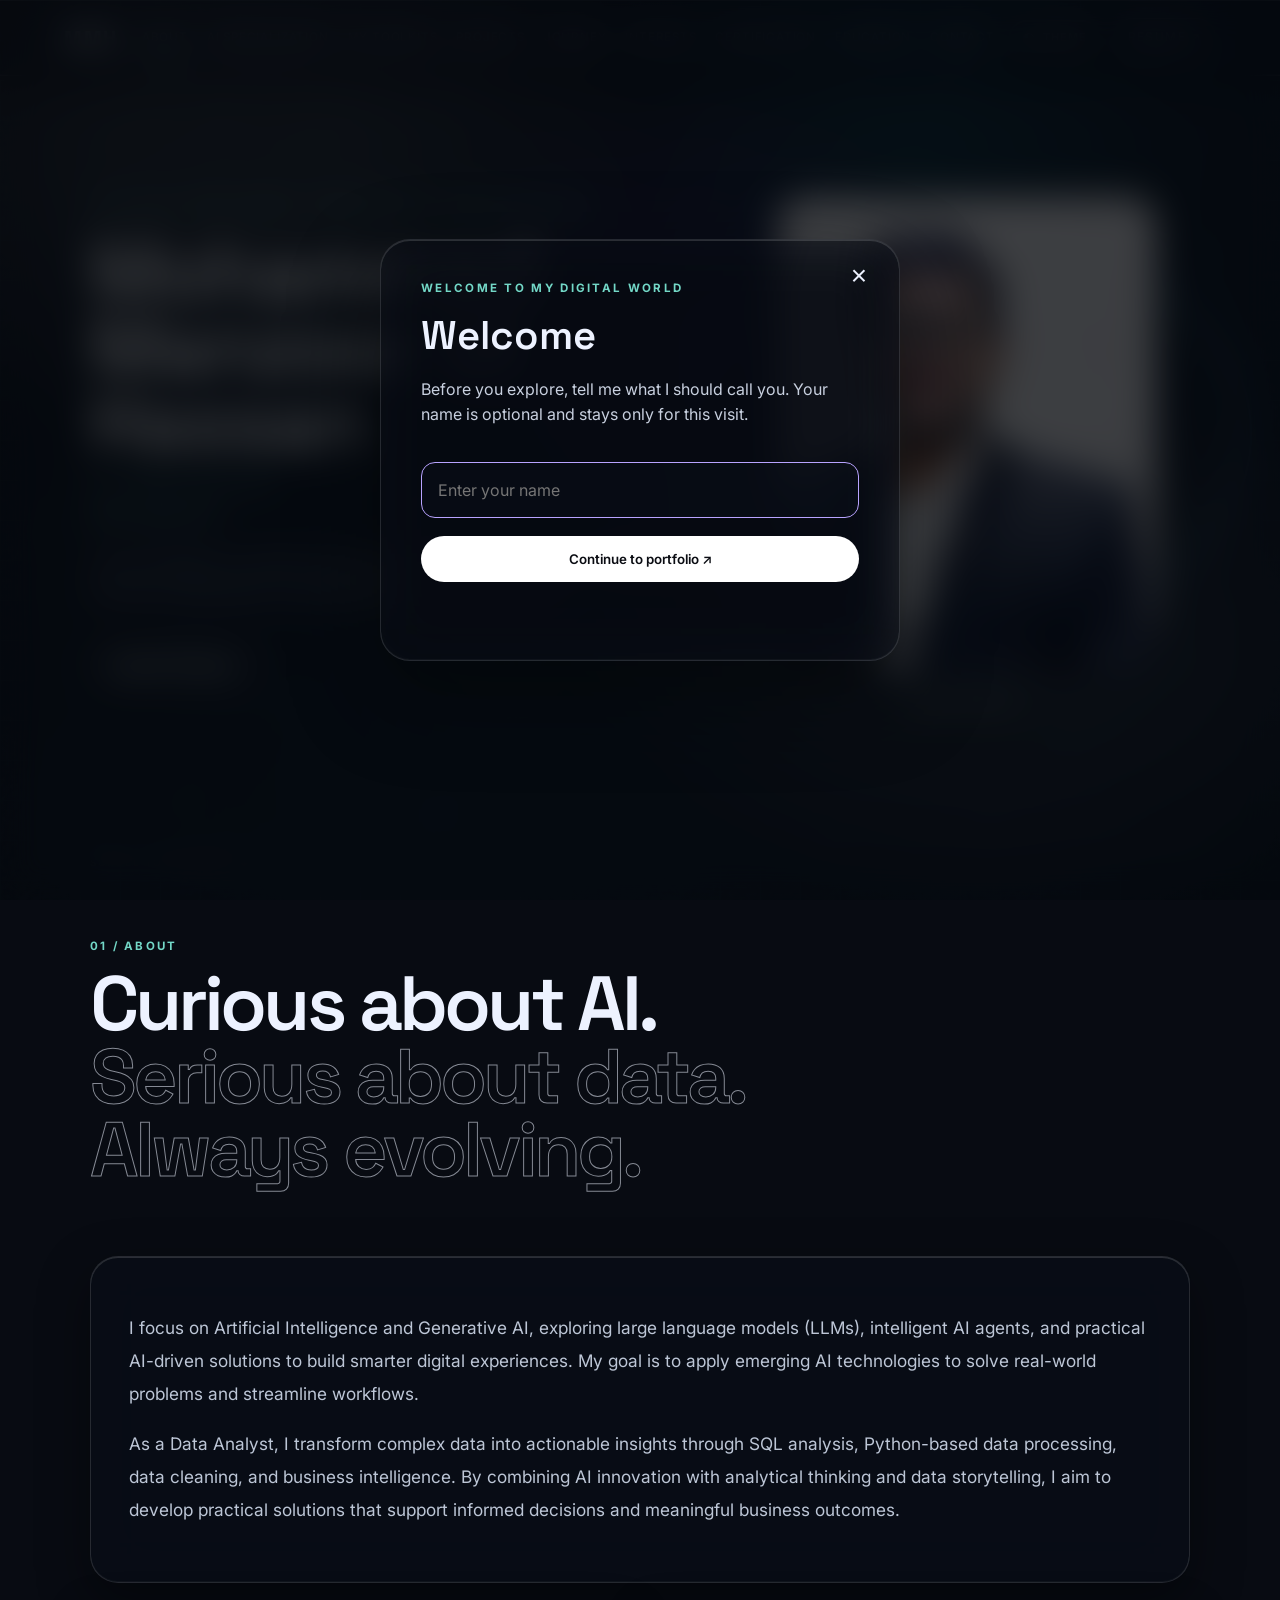
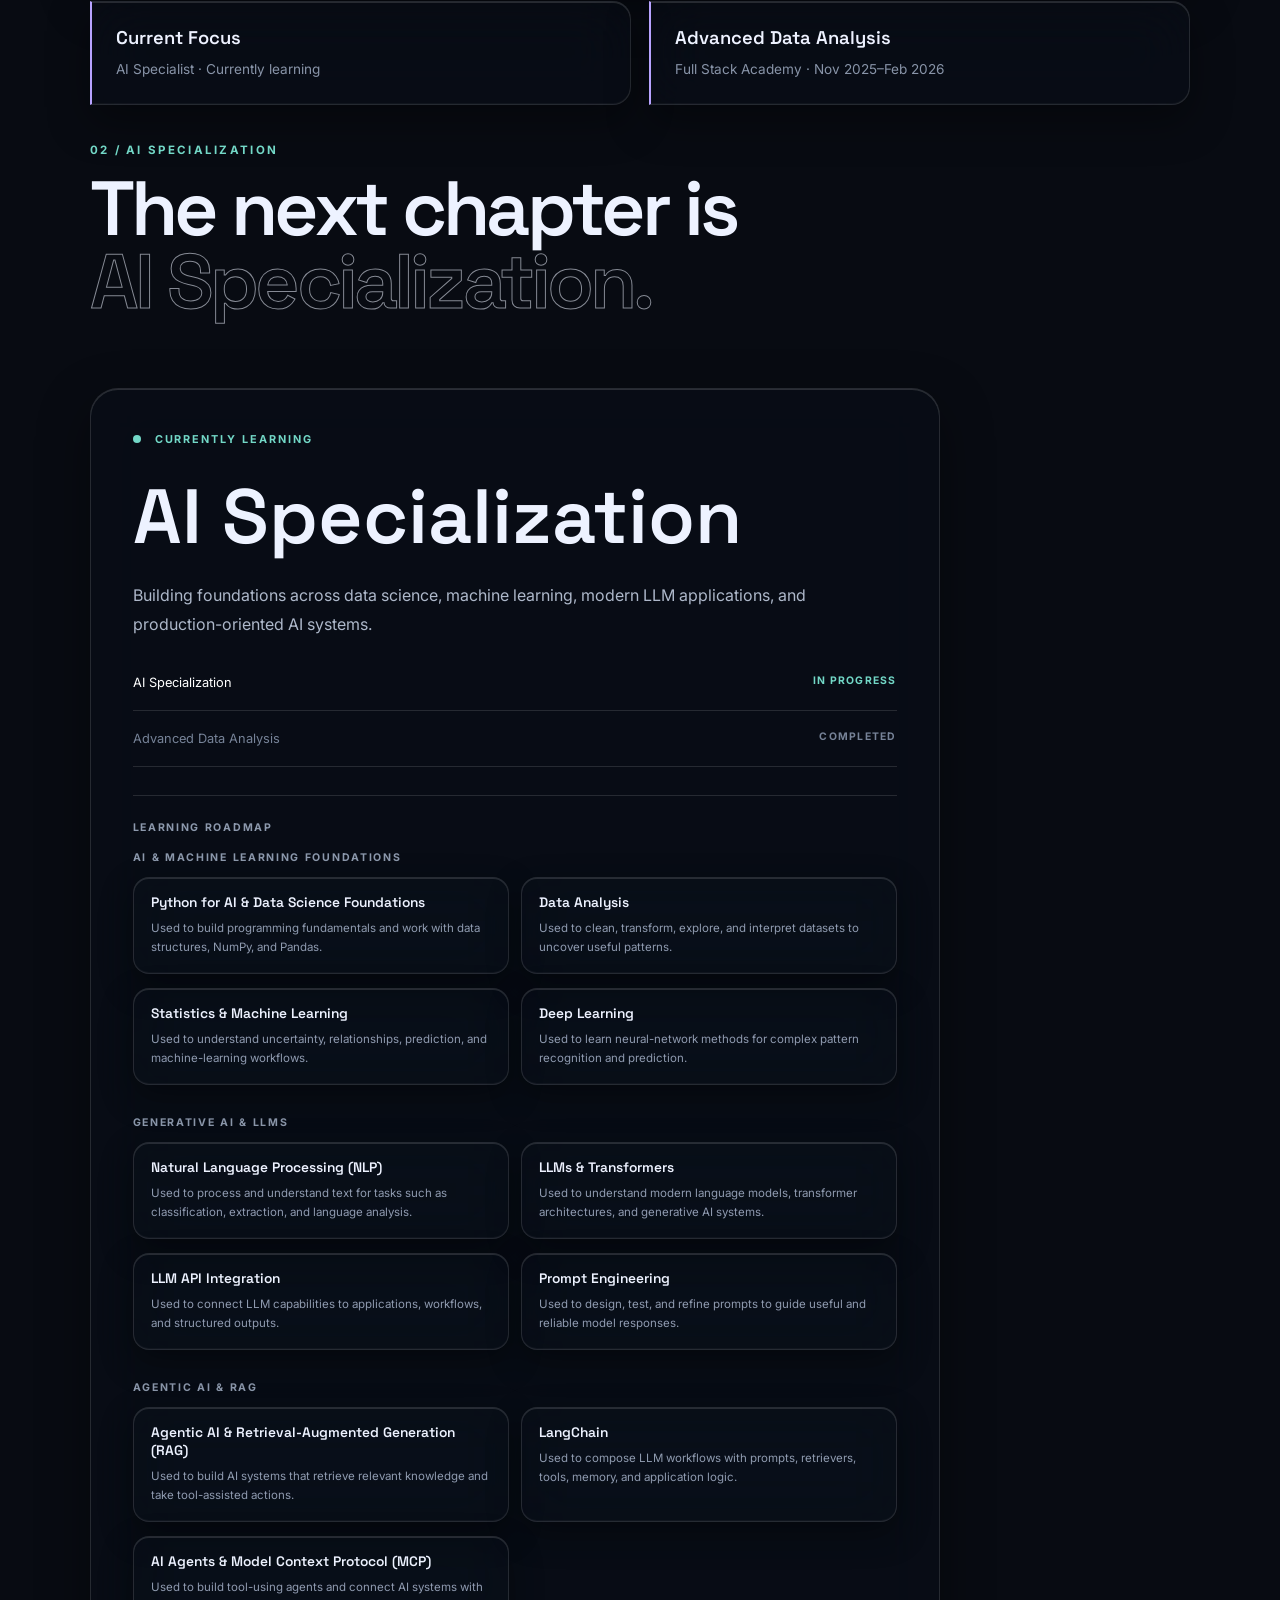
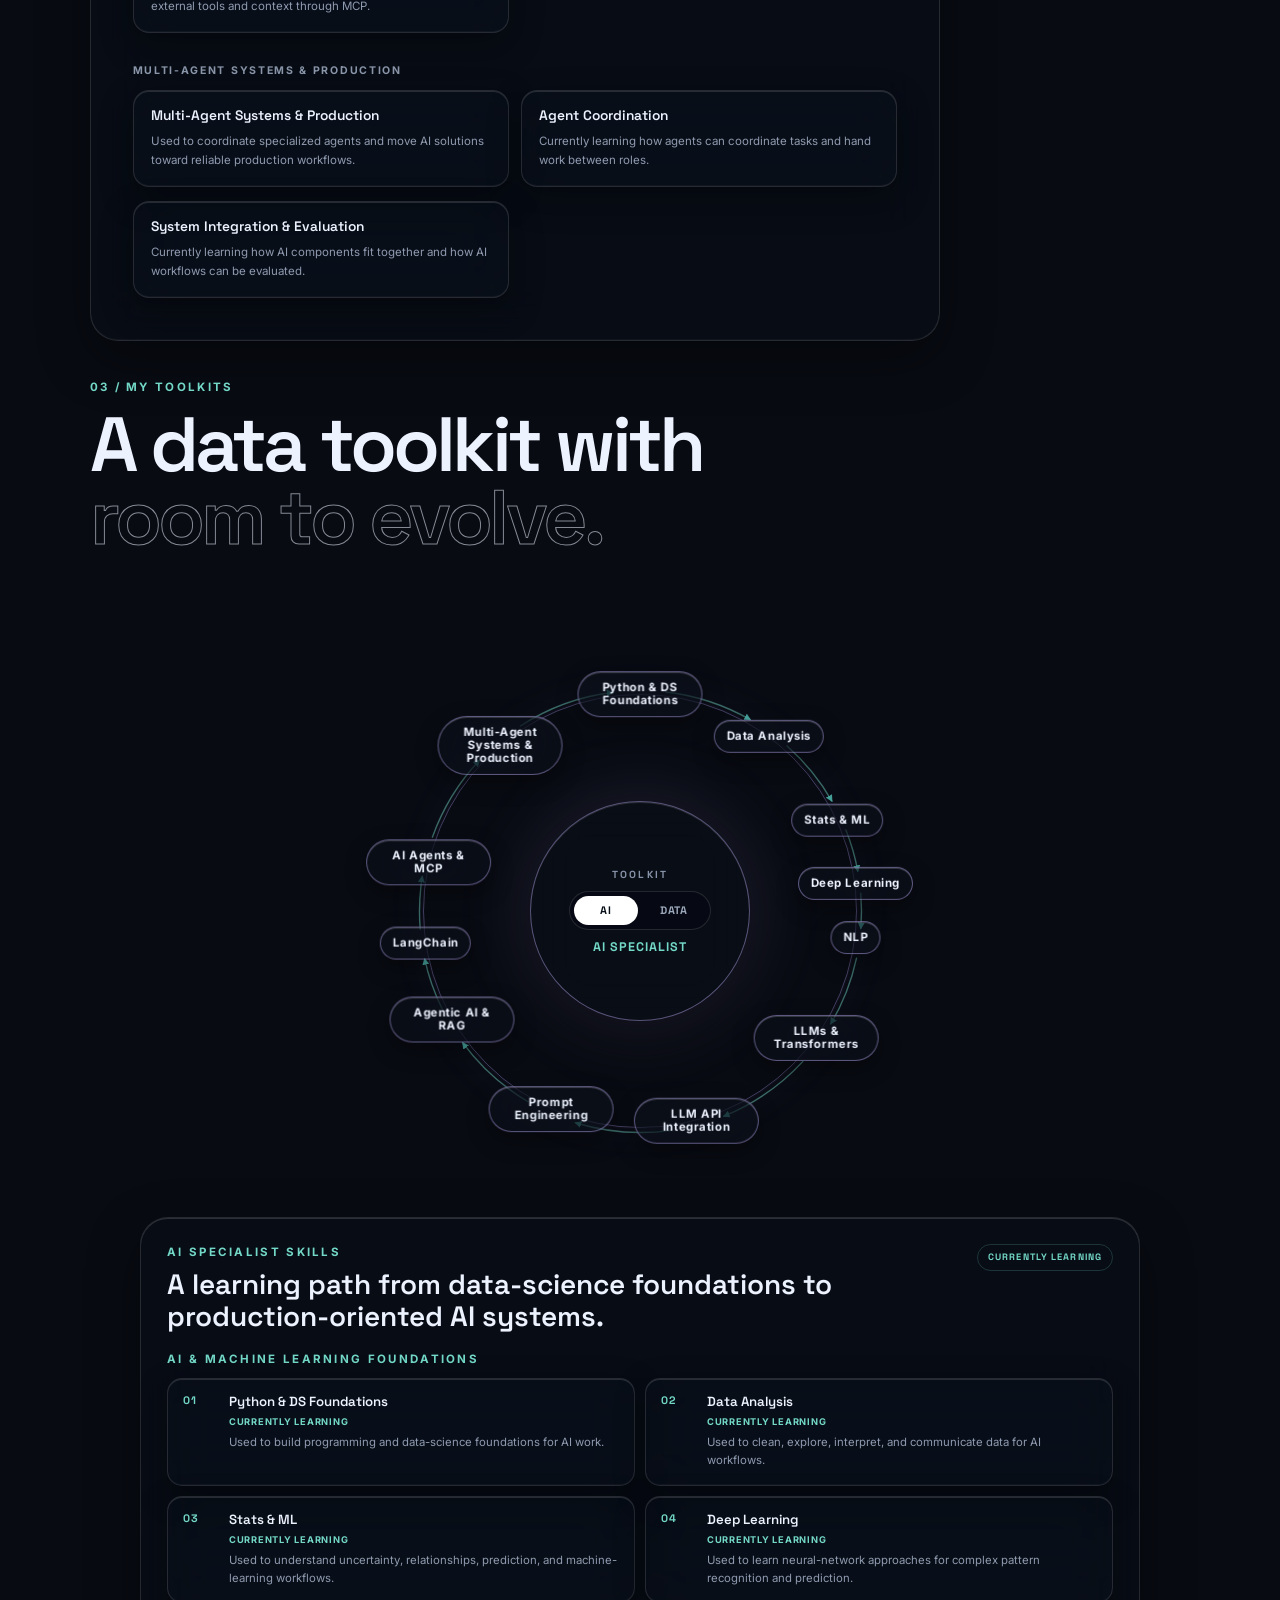
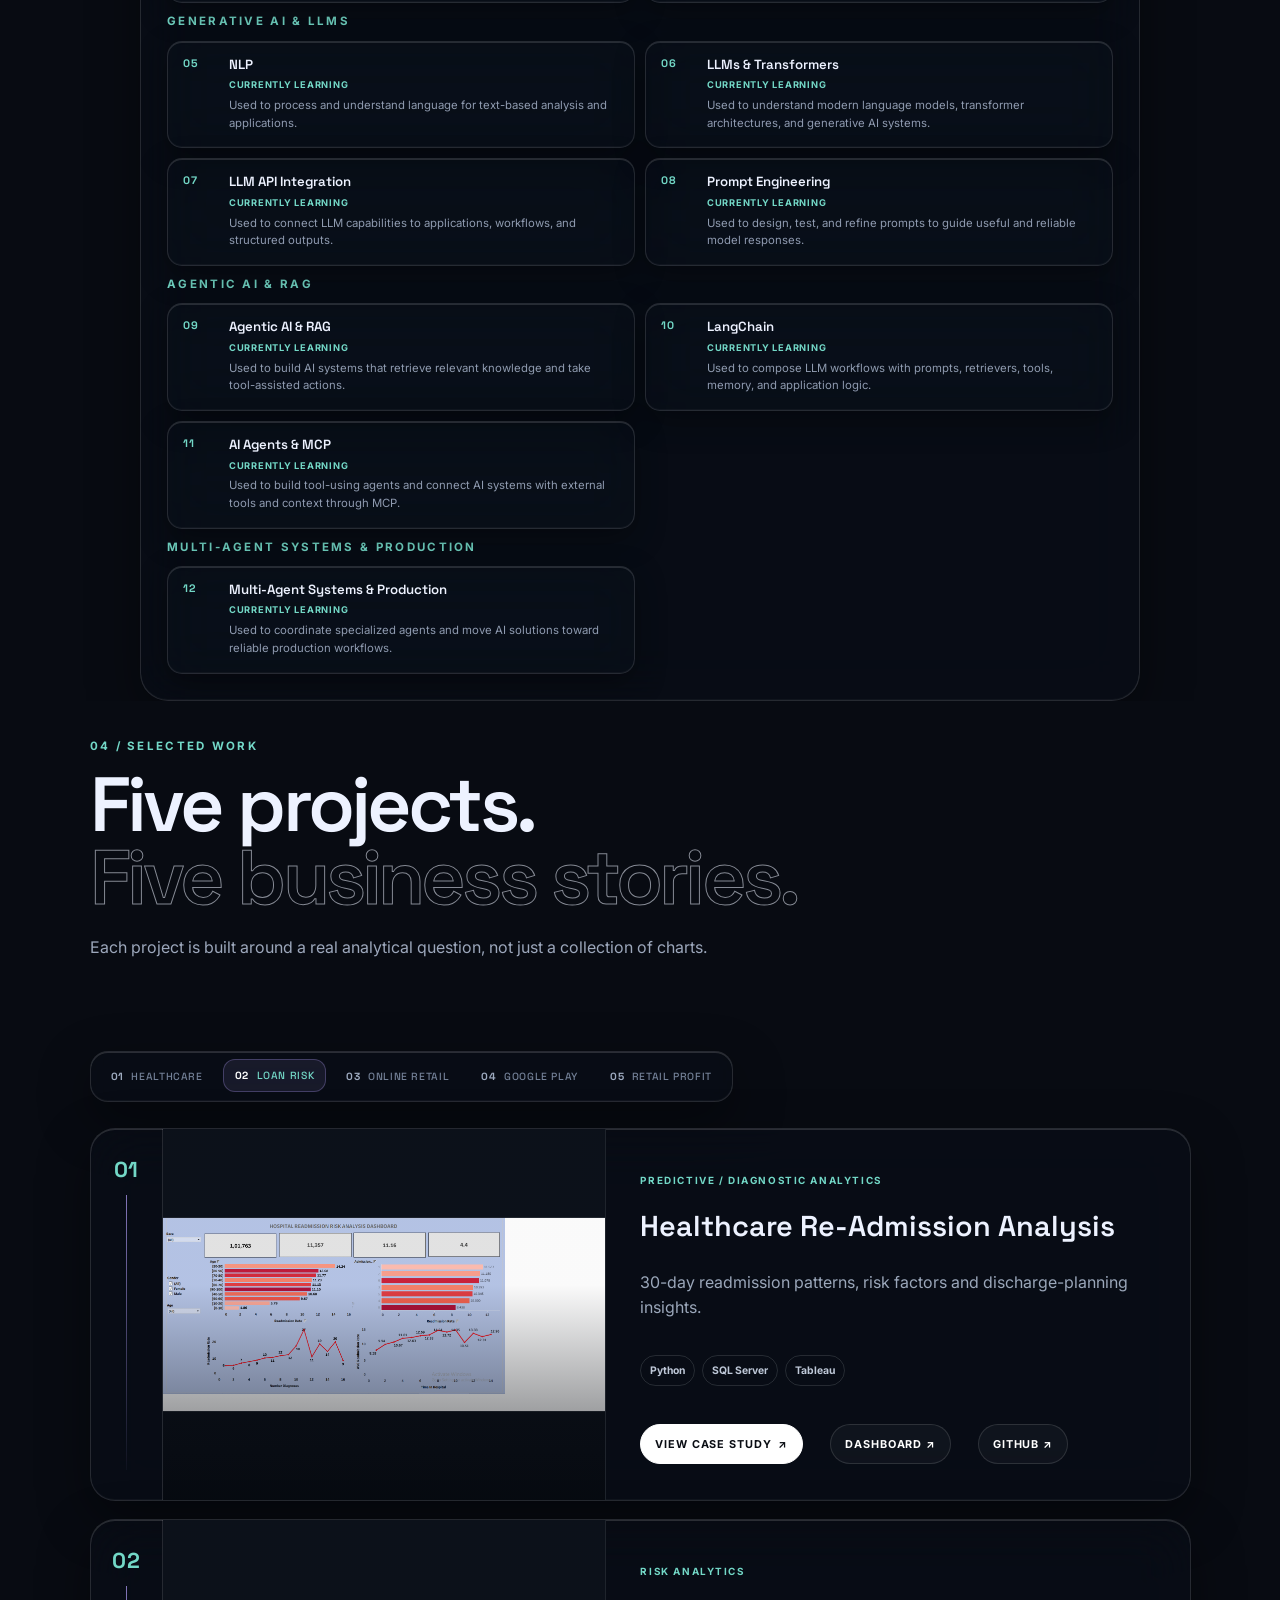
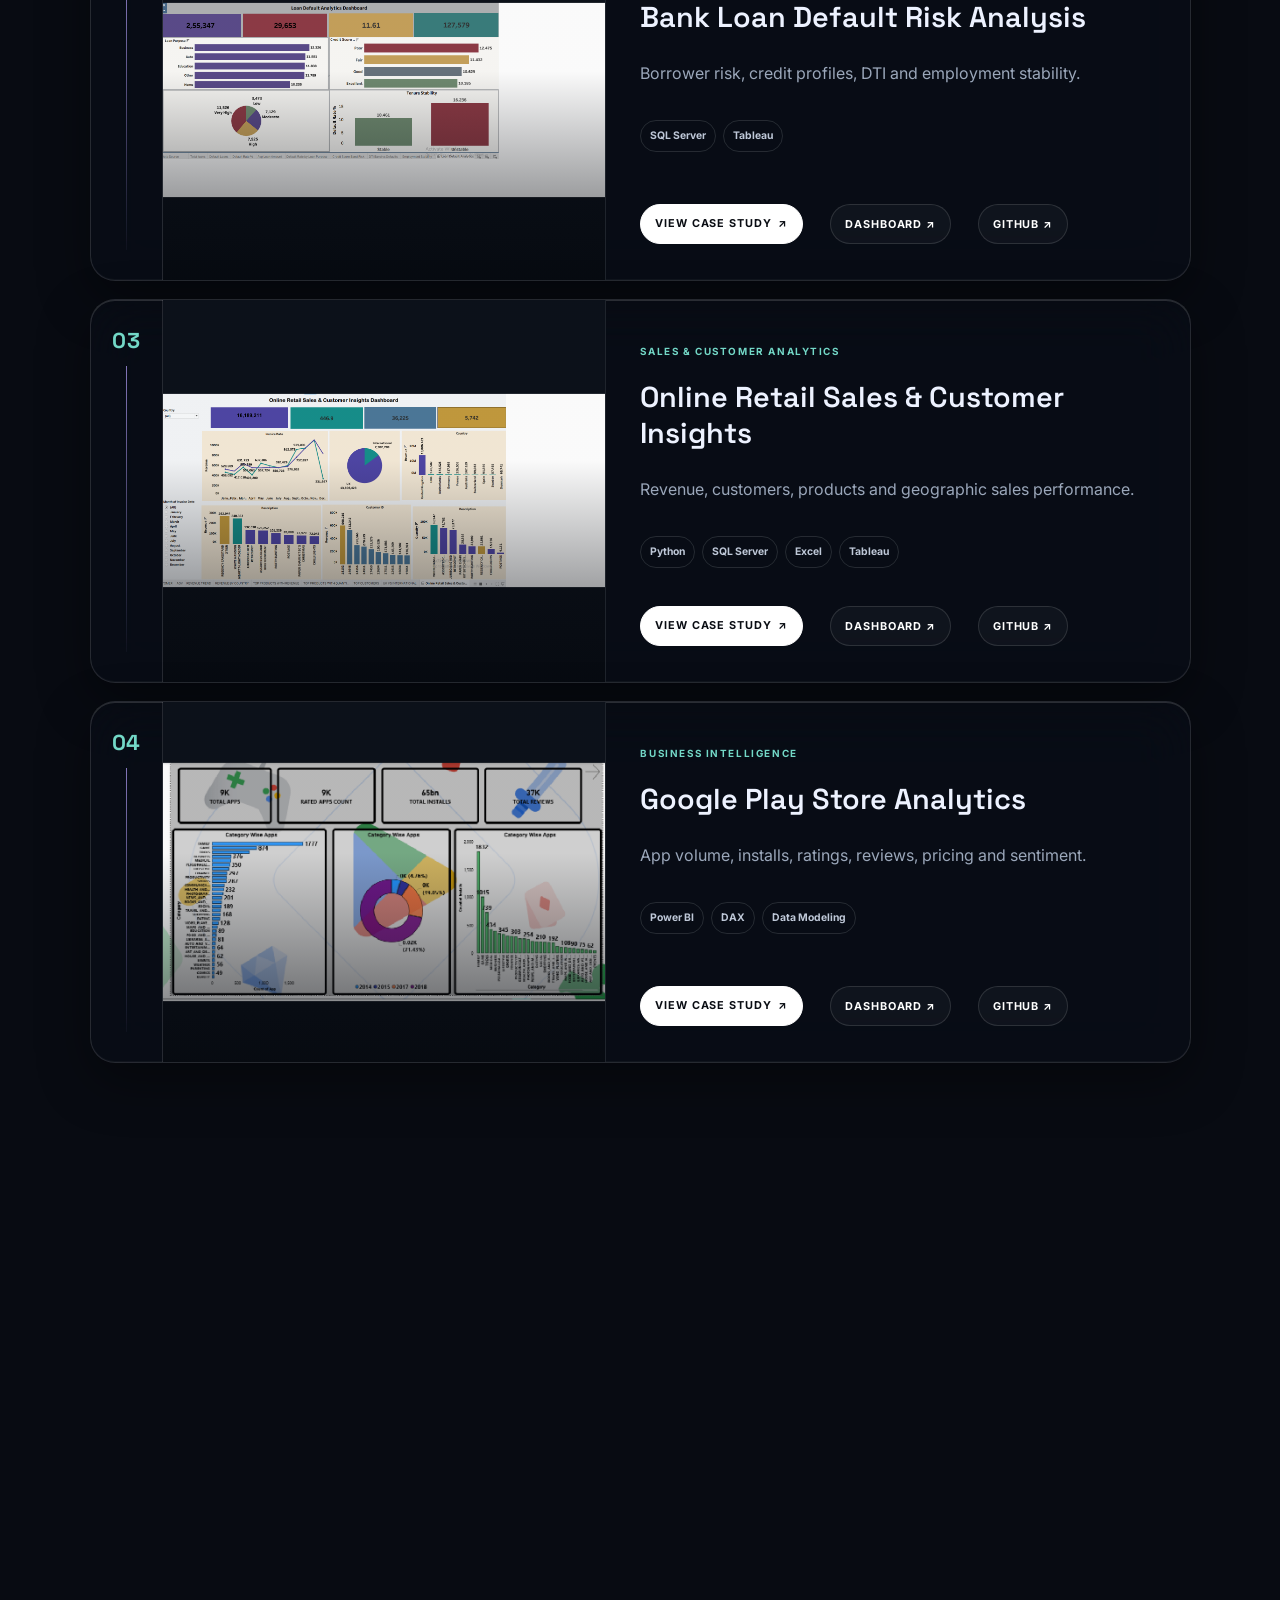
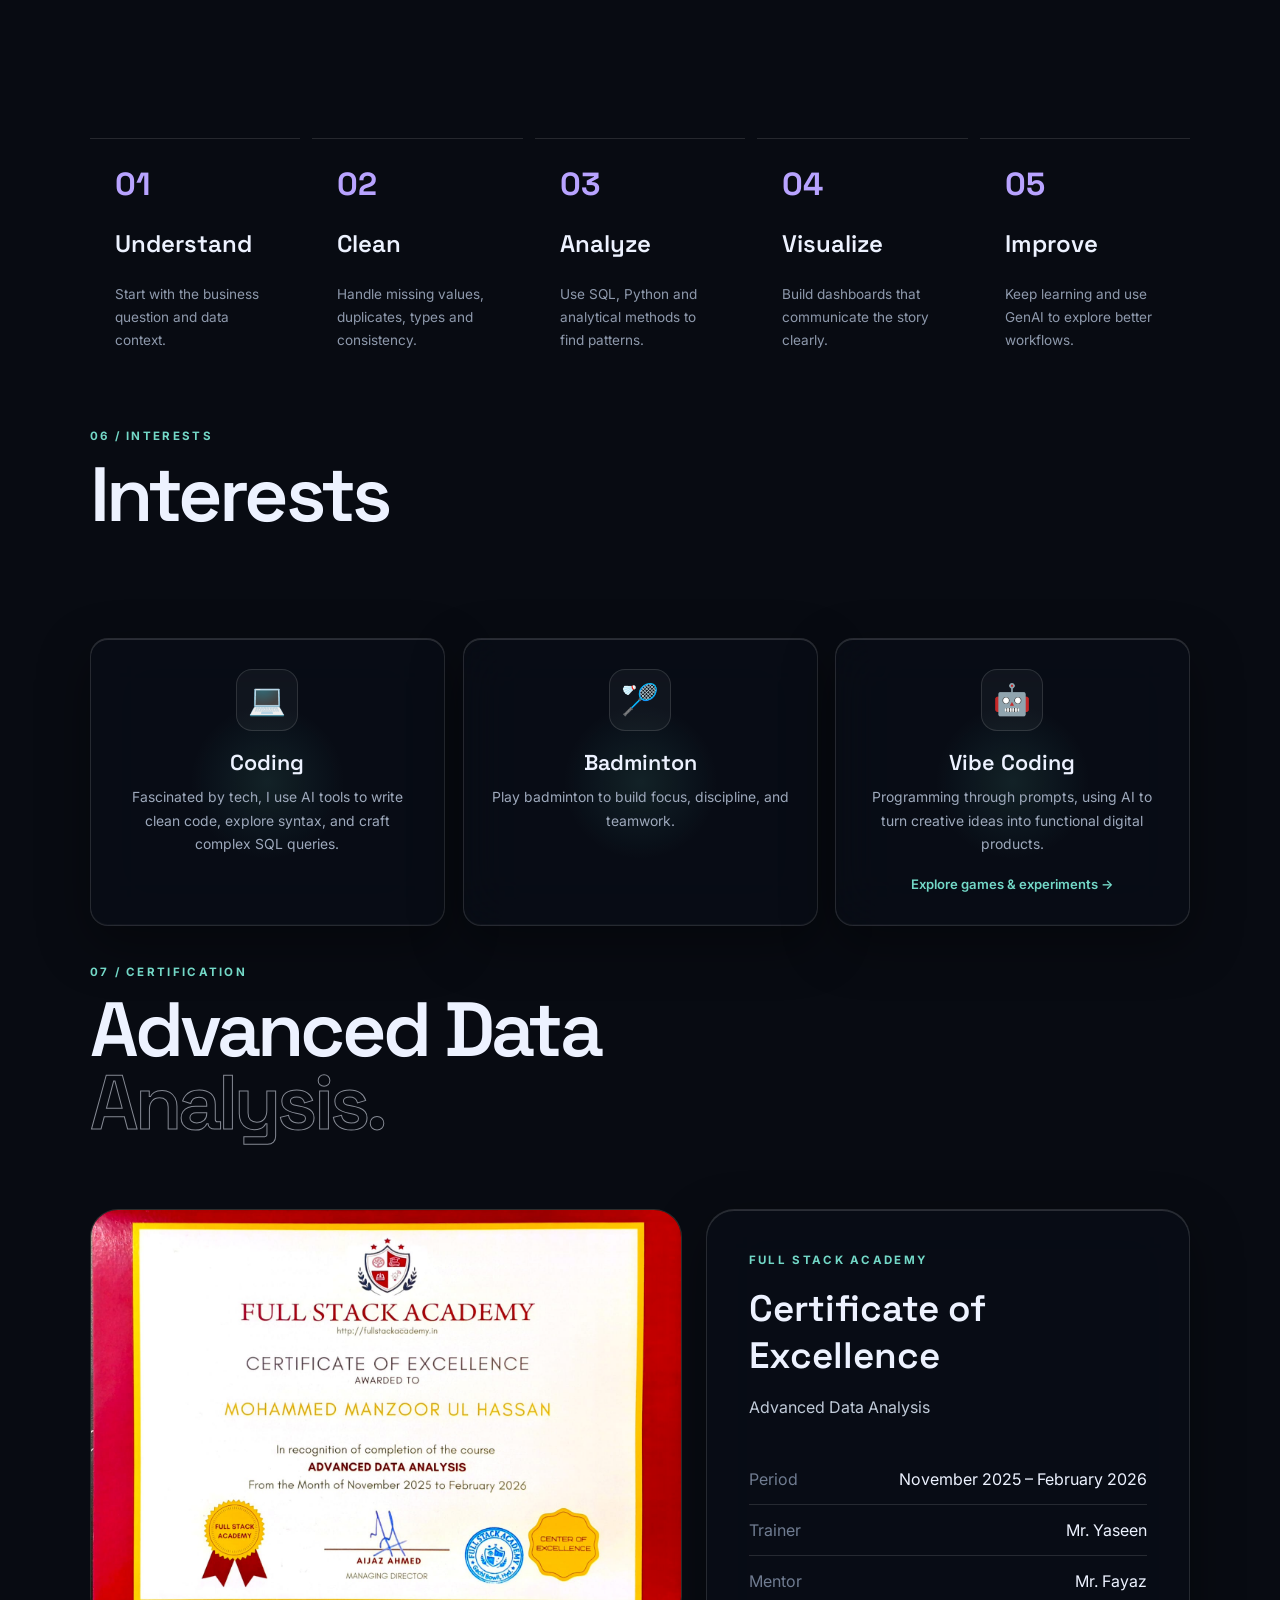
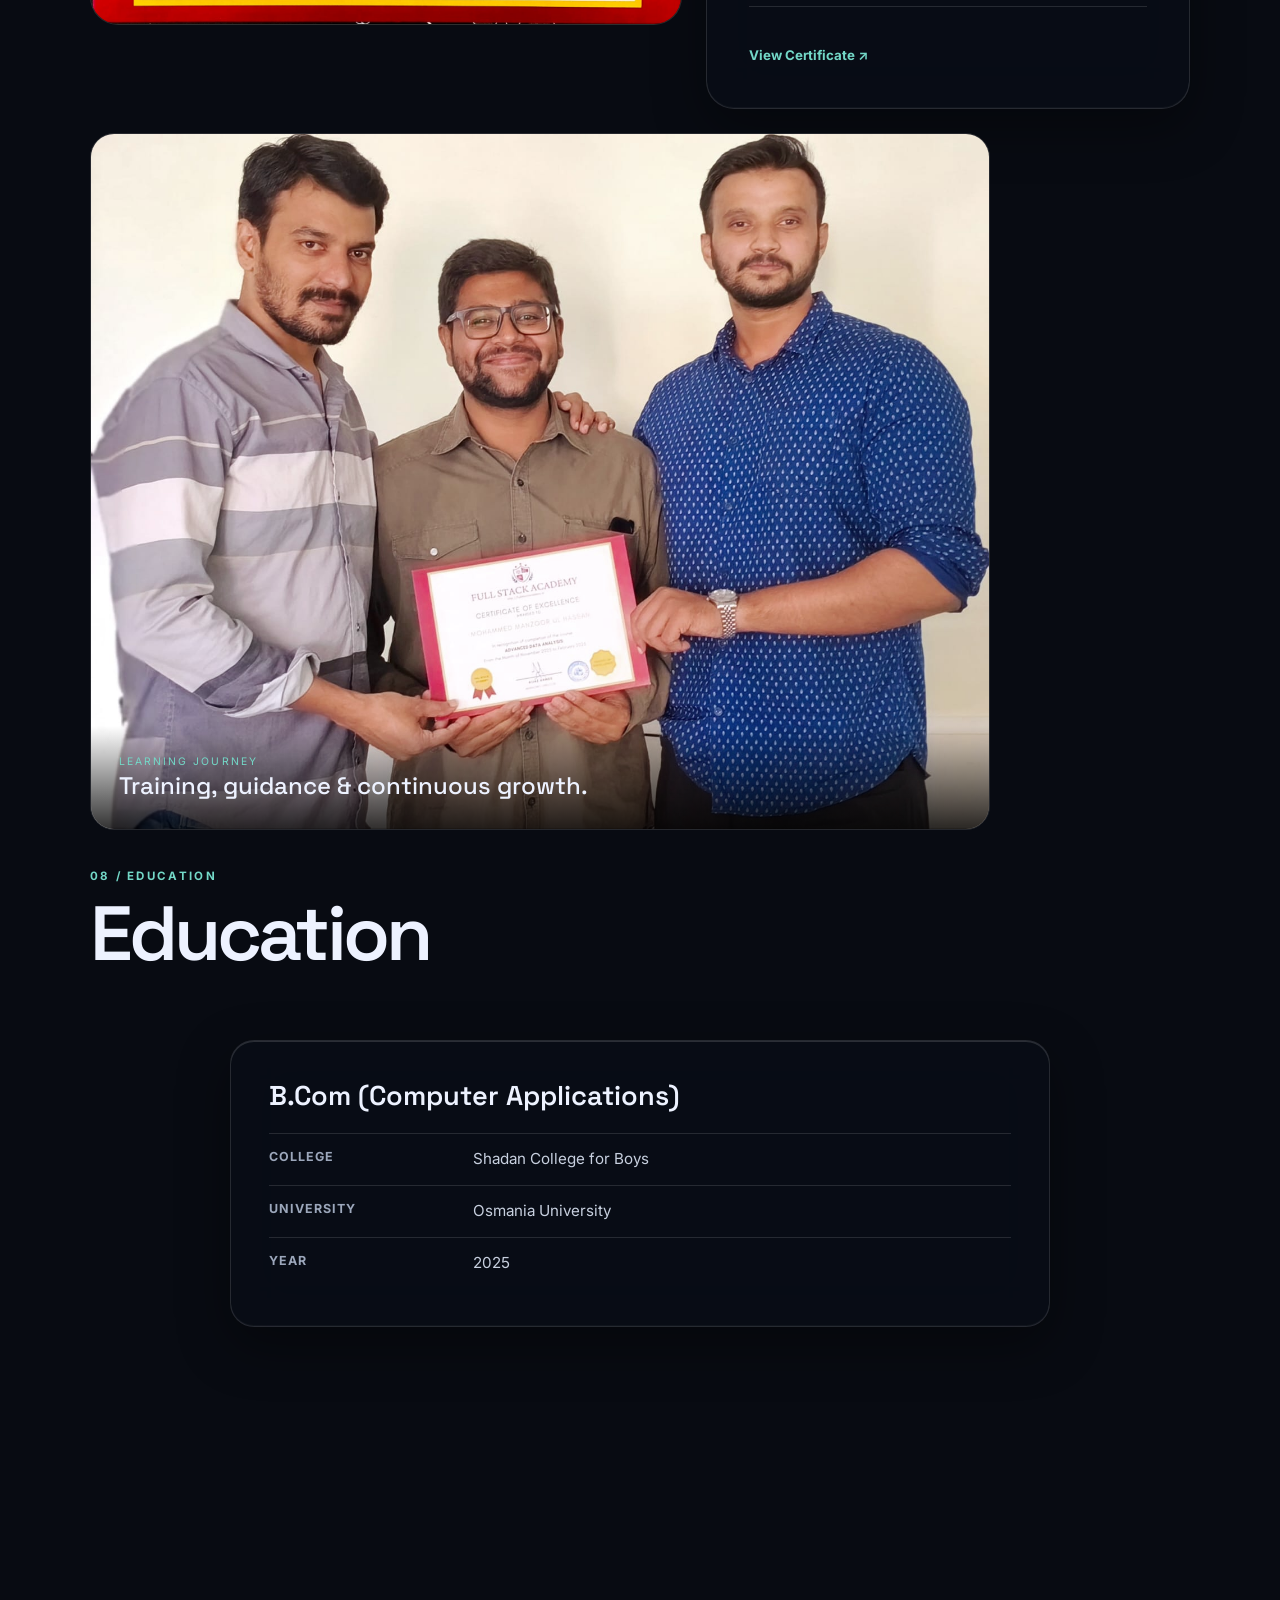
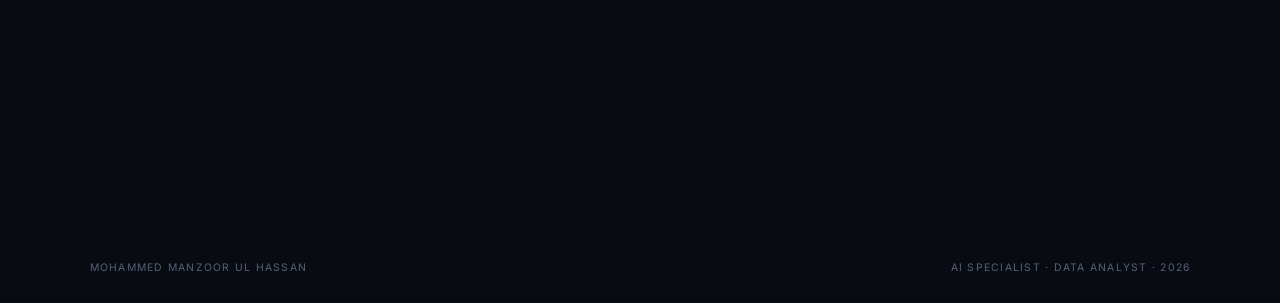
<file: index.html>
<!doctype html>
<html lang="en">
<head>
  <meta charset="utf-8">
  <meta name="viewport" content="width=device-width, initial-scale=1">
  <meta name="description" content="Mohammed Manzoor Ul Hassan — Data Analyst portfolio featuring analytics projects, dashboards, case studies, and continuous AI learning.">
  <meta name="theme-color" content="#080b12" id="themeColorMeta">
  <meta name="color-scheme" content="dark light">
  <meta property="og:type" content="website">
  <meta property="og:title" content="Mohammed Manzoor Ul Hassan | Data Analyst">
  <meta property="og:description" content="Cinematic portfolio of Mohammed Manzoor Ul Hassan — Data Analyst, dashboard builder, and AI learner.">
  <meta property="og:image" content="assets/profile.jpeg">
  <meta name="twitter:card" content="summary_large_image">
  <meta name="twitter:title" content="Mohammed Manzoor Ul Hassan | Data Analyst">
  <meta name="twitter:description" content="Data analytics projects, dashboards, case studies, and continuous learning.">
  <link rel="icon" href="favicon.svg" type="image/svg+xml">
  <link rel="manifest" href="site.webmanifest">
  <link rel="preconnect" href="https://fonts.googleapis.com">
  <link rel="preconnect" href="https://fonts.gstatic.com" crossorigin>
  <title>MMH · AI SPECIALIST · DATA ANALYST</title>
  <link rel="stylesheet" href="styles.css">
</head>
<body class="is-loading">
  <a class="skip-link" href="#main">Skip to content</a>

  <div class="cinematic-loader" id="cinematicLoader" role="status" aria-live="polite">
    <span class="sr-only">Loading portfolio</span>
    <p class="loader-kicker">ARTIFICIAL INTELLIGENCE · GENERATIVE AI · DATA ANALYTICS</p>
    <p class="loader-name">Mohammed Manzoor Ul Hassan</p>
    <p class="loader-role">AI SPECIALIST · DATA ANALYST</p>
  </div>

  <div class="noise" aria-hidden="true"></div>
  <div class="tech-grid" aria-hidden="true"></div>
  <canvas class="neural-network-canvas" id="neuralNetworkCanvas" aria-hidden="true"></canvas>
  <div class="progress" aria-hidden="true"><span id="progressBar"></span></div>

  <div class="cursor-spotlight" id="cursorSpotlight" aria-hidden="true"></div>


  <header class="nav" id="siteNav">
    <a class="brand" href="#home">MMH</a>
    <div class="mobile-nav-actions" aria-label="Mobile controls">
      <button class="nav-toggle" id="navToggle" type="button" aria-expanded="false" aria-controls="primaryNav" aria-label="Open menu">
        <span class="nav-toggle-label">Menu</span>
      </button>
      <div class="mobile-theme-control">
        <button class="theme-trigger mobile-theme-trigger" id="mobileThemeTrigger" type="button" aria-expanded="false" aria-controls="mobileThemeMenu" aria-haspopup="true">
          <span class="theme-trigger-icon" aria-hidden="true">◐</span><span>Theme</span>
        </button>
        <div class="theme-menu mobile-theme-menu" id="mobileThemeMenu" role="menu" aria-label="Choose website theme" hidden>
          <p class="theme-menu-title">Choose atmosphere</p>
          <button type="button" class="theme-option" data-theme-auto role="menuitemradio" aria-checked="false"><span class="theme-swatch auto"></span><span><b>AUTO</b><small>Cycle every 30 seconds</small></span></button>
          <button type="button" class="theme-option" data-theme-choice="midnight" role="menuitemradio" aria-checked="false"><span class="theme-swatch midnight"></span><span><b>Midnight Data</b><small>Deep navy · teal accents</small></span></button>
          <button type="button" class="theme-option" data-theme-choice="aurora" role="menuitemradio" aria-checked="false"><span class="theme-swatch aurora"></span><span><b>Aurora AI</b><small>Bright blue · cyan · violet</small></span></button>
          <button type="button" class="theme-option" data-theme-choice="emerald" role="menuitemradio" aria-checked="false"><span class="theme-swatch emerald"></span><span><b>Emerald Analytics</b><small>Fresh green · teal</small></span></button>
          <button type="button" class="theme-option" data-theme-choice="cosmic" role="menuitemradio" aria-checked="false"><span class="theme-swatch cosmic"></span><span><b>Cosmic Violet</b><small>Luminous violet · blue</small></span></button>
          <button type="button" class="theme-option" data-theme-choice="light" role="menuitemradio" aria-checked="false"><span class="theme-swatch light"></span><span><b>Light Mode</b><small>Blue sky · white clouds</small></span></button>
        </div>
      </div>
    </div>
    <div class="nav-panel" id="primaryNav">
      <nav class="nav-links" aria-label="Primary">
        <a href="#about" data-nav="about">About</a>
        <a href="#learning" data-nav="learning">AI Specialization</a>
        <a href="#skills" data-nav="skills">My Toolkits</a>
        <a href="#projects" data-nav="projects">Projects</a>
        <a href="#journey" data-nav="journey">Journey</a>
        <a href="#interests" data-nav="interests">Interests</a>
        <a href="#certificate" data-nav="certificate">Certification</a>
        <a href="#education" data-nav="education">Education</a>
        <a href="#contact" data-nav="contact">Contact</a>
      </nav>
      <div class="theme-control">
        <button class="theme-trigger" id="themeTrigger" type="button" aria-expanded="false" aria-controls="themeMenu" aria-haspopup="true">
          <span class="theme-trigger-icon" aria-hidden="true">◐</span><span>Theme</span>
        </button>
        <div class="theme-menu" id="themeMenu" role="menu" aria-label="Choose website theme" hidden>
          <p class="theme-menu-title">Choose atmosphere</p>
          <button type="button" class="theme-option" data-theme-auto role="menuitemradio" aria-checked="false"><span class="theme-swatch auto"></span><span><b>AUTO</b><small>Cycle every 30 seconds</small></span></button>
          <button type="button" class="theme-option" data-theme-choice="midnight" role="menuitemradio" aria-checked="false"><span class="theme-swatch midnight"></span><span><b>Midnight Data</b><small>Deep navy · teal accents</small></span></button>
          <button type="button" class="theme-option" data-theme-choice="aurora" role="menuitemradio" aria-checked="false"><span class="theme-swatch aurora"></span><span><b>Aurora AI</b><small>Bright blue · cyan · violet</small></span></button>
          <button type="button" class="theme-option" data-theme-choice="emerald" role="menuitemradio" aria-checked="false"><span class="theme-swatch emerald"></span><span><b>Emerald Analytics</b><small>Fresh green · teal</small></span></button>
          <button type="button" class="theme-option" data-theme-choice="cosmic" role="menuitemradio" aria-checked="false"><span class="theme-swatch cosmic"></span><span><b>Cosmic Violet</b><small>Luminous violet · blue</small></span></button>
          <button type="button" class="theme-option" data-theme-choice="light" role="menuitemradio" aria-checked="false"><span class="theme-swatch light"></span><span><b>Light Mode</b><small>Blue sky · white clouds</small></span></button>
        </div>
      </div>
      <a class="nav-resume" href="assets/Mohammed_Manzoor_Ul_Hassan_Resume.pdf" target="_blank" rel="noopener noreferrer" aria-label="Open resume">Resume ↗</a>
    </div>
  </header>

  <main id="main">
    <section class="hero section" id="home" data-bg="0">
      <div class="hero-copy">
        <p class="eyebrow">ARTIFICIAL INTELLIGENCE · GENERATIVE AI · DATA ANALYTICS</p>
        <h1 class="hero-title">
          <span class="hero-line">Mohammed</span>
          <span class="hero-line">Manzoor Ul Hassan</span>
        </h1>
        <p class="hero-role">AI Specialist</p>
        <p class="hero-specialty">Data Analyst</p>
        <p class="hero-sub">I build intelligent AI solutions and transform data into actionable insights, interactive dashboards, and meaningful business decisions.</p>
        <div class="hero-actions">
          <a class="btn ghost" href="#projects">Explore Projects</a>
        </div>
      </div>
      <div class="hero-photo-wrap" id="heroPhoto">
        <div class="hero-photo-stage">
          <div class="orbit orbit-one" aria-hidden="true"></div>
          <div class="orbit orbit-two" aria-hidden="true"></div>
          <div class="photo-depth" id="photoDepth" tabindex="0" role="button" aria-label="Profile photo of Mohammed Manzoor Ul Hassan, Data Analyst. Click to flip and play the profile video on desktop or double-tap on touch devices." aria-pressed="false">
            <div class="photo-plane photo-plane-back" aria-hidden="true"></div>
            <div class="photo-flip" id="profileFlip">
              <div class="photo-face photo-face-front">
                <div class="photo-card photo-card-front" id="profileCard">
                  <img src="assets/profile.jpeg" alt="Portrait of Mohammed Manzoor Ul Hassan, Data Analyst" width="410" height="513">
                  <div class="photo-tag">AI SPECIALIST</div>
                </div>
              </div>
              <div class="photo-face photo-face-back" aria-hidden="true">
                <div class="photo-card photo-card-back" data-video-src="assets/profile-video.mp4">
                  <video class="profile-video" id="profileVideo" src="assets/profile-video.mp4" playsinline preload="metadata" poster="assets/profile.jpeg" aria-label="Mohammed Manzoor Ul Hassan profile video"></video>
                  <div class="photo-tag photo-tag-video">AI SPECIALIST</div>
                </div>
              </div>
            </div>
            <div class="photo-plane photo-plane-front" aria-hidden="true"></div>
          </div>
        </div>
        <button class="ai-companion-tag" id="aiCompanionTag" type="button">
          <span aria-live="polite">🤖 Tap to discover</span>
        </button>
      </div>
      <p class="scroll-cue">Scroll to explore <span aria-hidden="true">↓</span></p>
    </section>

    <section class="section intro" id="about" data-bg="1">
      <div class="section-heading reveal">
        <p class="eyebrow">01 / About</p>
        <h2>Curious about AI.<br><span>Serious about data.<br>Always evolving.</span></h2>
      </div>
      <div class="about-grid">
        <div class="glass panel reveal">
          <p>I focus on Artificial Intelligence and Generative AI, exploring large language models (LLMs), intelligent AI agents, and practical AI-driven solutions to build smarter digital experiences. My goal is to apply emerging AI technologies to solve real-world problems and streamline workflows.</p>
          <p>As a Data Analyst, I transform complex data into actionable insights through SQL analysis, Python-based data processing, data cleaning, and business intelligence. By combining AI innovation with analytical thinking and data storytelling, I aim to develop practical solutions that support informed decisions and meaningful business outcomes.</p>
        </div>
        <div class="facts reveal">

          <div>
            <b>Current Focus</b>
            <span>AI Specialist · Currently learning</span>
          </div>
          <div>
            <b>Advanced Data Analysis</b>
            <span>Full Stack Academy · Nov 2025–Feb 2026</span>
          </div>
        </div>
      </div>
    </section>

    <section class="section learning" id="learning" data-bg="3">
      <div class="section-heading reveal">
        <p class="eyebrow">02 / AI Specialization</p>
        <h2>The next chapter is<br><span>AI Specialization.</span></h2>
      </div>
      <div class="learning-card glass reveal">
        <div class="learning-status"><span class="pulse"></span> Currently learning</div>
        <h3>AI Specialization</h3>
        <p>Building foundations across data science, machine learning, modern LLM applications, and production-oriented AI systems.</p>
        <div class="learning-line active"><span>AI Specialization</span><b>In progress</b></div>
        <div class="learning-line"><span>Advanced Data Analysis</span><b>Completed</b></div>
        <div class="ai-learning-roadmap" aria-label="AI Specialist learning roadmap">
          <p class="roadmap-label">Learning roadmap</p>
          <div class="ai-skill-groups">
            <div class="ai-skill-group">
              <p class="roadmap-label">AI & Machine Learning Foundations</p>
              <div class="ai-skill-list">
                <article class="ai-skill-item"><strong>Python for AI &amp; Data Science Foundations</strong><span>Used to build programming fundamentals and work with data structures, NumPy, and Pandas.</span></article>
                <article class="ai-skill-item"><strong>Data Analysis</strong><span>Used to clean, transform, explore, and interpret datasets to uncover useful patterns.</span></article>
                <article class="ai-skill-item"><strong>Statistics &amp; Machine Learning</strong><span>Used to understand uncertainty, relationships, prediction, and machine-learning workflows.</span></article>
                <article class="ai-skill-item"><strong>Deep Learning</strong><span>Used to learn neural-network methods for complex pattern recognition and prediction.</span></article>
              </div>
            </div>
            <div class="ai-skill-group">
              <p class="roadmap-label">Generative AI &amp; LLMs</p>
              <div class="ai-skill-list">
                <article class="ai-skill-item"><strong>Natural Language Processing (NLP)</strong><span>Used to process and understand text for tasks such as classification, extraction, and language analysis.</span></article>
                <article class="ai-skill-item"><strong>LLMs &amp; Transformers</strong><span>Used to understand modern language models, transformer architectures, and generative AI systems.</span></article>
                <article class="ai-skill-item"><strong>LLM API Integration</strong><span>Used to connect LLM capabilities to applications, workflows, and structured outputs.</span></article>
                <article class="ai-skill-item"><strong>Prompt Engineering</strong><span>Used to design, test, and refine prompts to guide useful and reliable model responses.</span></article>
              </div>
            </div>
            <div class="ai-skill-group">
              <p class="roadmap-label">Agentic AI &amp; RAG</p>
              <div class="ai-skill-list">
                <article class="ai-skill-item"><strong>Agentic AI &amp; Retrieval-Augmented Generation (RAG)</strong><span>Used to build AI systems that retrieve relevant knowledge and take tool-assisted actions.</span></article>
                <article class="ai-skill-item"><strong>LangChain</strong><span>Used to compose LLM workflows with prompts, retrievers, tools, memory, and application logic.</span></article>
                <article class="ai-skill-item"><strong>AI Agents &amp; Model Context Protocol (MCP)</strong><span>Used to build tool-using agents and connect AI systems with external tools and context through MCP.</span></article>
              </div>
            </div>
            <div class="ai-skill-group">
              <p class="roadmap-label">Multi-Agent Systems &amp; Production</p>
              <div class="ai-skill-list">
                <article class="ai-skill-item"><strong>Multi-Agent Systems &amp; Production</strong><span>Used to coordinate specialized agents and move AI solutions toward reliable production workflows.</span></article>
                <article class="ai-skill-item"><strong>Agent Coordination</strong><span>Currently learning how agents can coordinate tasks and hand work between roles.</span></article>
                <article class="ai-skill-item"><strong>System Integration &amp; Evaluation</strong><span>Currently learning how AI components fit together and how AI workflows can be evaluated.</span></article>
              </div>
            </div>
          </div>
        </div>
      </div>
    </section>

    <section class="section skills" id="skills" data-bg="2">
      <div class="section-heading reveal">
        <p class="eyebrow">03 / My Toolkits</p>
        <h2>A data toolkit with<br><span>room to evolve.</span></h2>
      </div>
      <div class="skill-toolkit reveal" id="skillToolkit" data-mode="ai">
        <div class="skill-orbit">
          <div class="skill-ring ring-one"></div>
          <div class="skill-center" aria-label="Toolkit selector">
            <span class="skill-center-kicker">TOOLKIT</span>
            <div class="skill-switch" role="group" aria-label="Choose skillset">
              <button class="skill-switch-btn is-active" type="button" data-skill-mode="ai" aria-pressed="true">AI</button>
              <button class="skill-switch-btn" type="button" data-skill-mode="data" aria-pressed="false">DATA</button>
            </div>
            <span class="skill-center-mode" id="skillModeName">AI Specialist</span>
          </div>
          <div class="skill-chip-layer" id="skillChipLayer"></div>
        </div>
        <div class="skillset-panel glass" id="skillsetPanel" aria-live="polite">
          <div class="skillset-panel-head">
            <div>
              <p class="eyebrow" id="skillsetEyebrow">AI Specialist Skills</p>
              <h3 id="skillsetTitle">A learning path from data-science foundations to production-oriented AI systems.</h3>
            </div>
            <span class="skillset-badge" id="skillsetBadge">CURRENTLY LEARNING</span>
          </div>
          <div class="skillset-grid" id="skillsetGrid"></div>
        </div>
      </div>
    </section>

    <section class="section projects" id="projects" data-bg="5">
      <div class="section-heading reveal">
        <p class="eyebrow">04 / Selected work</p>
        <h2>Five projects.<br><span>Five business stories.</span></h2>
        <p>Each project is built around a real analytical question, not just a collection of charts.</p>
      </div>

      <div class="project-nav" aria-label="Jump to a project">
        <a href="#project-healthcare">01 <span>Healthcare</span></a>
        <a href="#project-loan">02 <span>Loan Risk</span></a>
        <a href="#project-retail-customer">03 <span>Online Retail</span></a>
        <a href="#project-google-play">04 <span>Google Play</span></a>
        <a href="#project-retail-profit">05 <span>Retail Profit</span></a>
      </div>

      <div class="project-grid" id="projectGrid" aria-label="Selected projects"></div>
    </section>

    <section class="section journey" id="journey" data-bg="6">
      <div class="section-heading reveal">
        <p class="eyebrow">05 / How I work</p>
        <h2>From raw rows<br><span>to useful decisions.</span></h2>
      </div>
      <div class="journey-track">
        <div class="journey-step reveal"><span>01</span><h3>Understand</h3><p>Start with the business question and data context.</p></div>
        <div class="journey-step reveal"><span>02</span><h3>Clean</h3><p>Handle missing values, duplicates, types and consistency.</p></div>
        <div class="journey-step reveal"><span>03</span><h3>Analyze</h3><p>Use SQL, Python and analytical methods to find patterns.</p></div>
        <div class="journey-step reveal"><span>04</span><h3>Visualize</h3><p>Build dashboards that communicate the story clearly.</p></div>
        <div class="journey-step reveal"><span>05</span><h3>Improve</h3><p>Keep learning and use GenAI to explore better workflows.</p></div>
      </div>
    </section>

    <section class="section interests" id="interests" data-bg="7">
      <div class="section-heading reveal">
        <p class="eyebrow">06 / Interests</p>
        <h2>Interests</h2>
      </div>
      <div class="interests-grid">
        <article class="interest-card reveal">
          <div class="interest-icon" aria-hidden="true">💻</div>
          <h3>Coding</h3>
          <p>Fascinated by tech, I use AI tools to write clean code, explore syntax, and craft complex SQL queries.</p>
        </article>
        <article class="interest-card reveal">
          <div class="interest-icon" aria-hidden="true">🏸</div>
          <h3>Badminton</h3>
          <p>Play badminton to build focus, discipline, and teamwork.</p>
        </article>
        <a class="interest-card reveal interest-card-link" href="vibe-coding.html" aria-label="Open Vibe Coding games and experiments">
          <div class="interest-icon" aria-hidden="true">🤖</div>
          <h3>Vibe Coding</h3>
          <p>Programming through prompts, using AI to turn creative ideas into functional digital products.</p>
          <span class="interest-link">Explore games &amp; experiments →</span>
        </a>
      </div>
    </section>

    <section class="section certificate" id="certificate" data-bg="4">
      <div class="section-heading reveal">
        <p class="eyebrow">07 / Certification</p>
        <h2>Advanced Data<br><span>Analysis.</span></h2>
      </div>
      <div class="cert-grid">
        <div class="certificate-frame reveal">
          <img src="assets/certificate.jpeg" alt="Advanced Data Analysis certificate from Full Stack Academy">
        </div>
        <div class="cert-info glass reveal">
          <p class="eyebrow">Full Stack Academy</p>
          <h3>Certificate of Excellence</h3>
          <p>Advanced Data Analysis</p>
          <dl>
            <div><dt>Period</dt><dd>November 2025 – February 2026</dd></div>
            <div><dt>Trainer</dt><dd>Mr. Yaseen</dd></div>
            <div><dt>Mentor</dt><dd>Mr. Fayaz</dd></div>
          </dl>
          <button class="text-link" id="openCert" type="button">View Certificate ↗</button>
        </div>
      </div>
      <div class="mentor-photo reveal">
        <img src="assets/trainer-mentor.jpeg" alt="Mohammed Manzoor Ul Hassan with his trainer and mentor">
        <div><span>Learning journey</span><b>Training, guidance & continuous growth.</b></div>
      </div>
    </section>

    <section class="section education" id="education" data-bg="9">
      <div class="section-heading reveal">
        <p class="eyebrow">08 / Education</p>
        <h2>Education</h2>
      </div>
      <article class="education-card glass reveal">
        <h3>B.Com (Computer Applications)</h3>
        <dl class="education-details">
          <div><dt>College</dt><dd>Shadan College for Boys</dd></div>
          <div><dt>University</dt><dd>Osmania University</dd></div>
          <div><dt>Year</dt><dd>2025</dd></div>
        </dl>
      </article>
    </section>

    <section class="section contact" id="contact" data-bg="8">
      <div class="contact-box reveal">
        <p class="eyebrow">09 / Connect</p>
        <h2>Let's turn data<br><span>into something useful.</span></h2>
        <p>For opportunities, collaboration, or simply to explore the work:</p>
        <div class="contact-actions">
          <a class="btn ghost icon-btn" href="mailto:mohammedulhassan.official@gmail.com" aria-label="Send me an email" title="Email">
            <svg viewBox="0 0 24 24" aria-hidden="true"><path d="M3 5.5h18A1.5 1.5 0 0 1 22.5 7v10A1.5 1.5 0 0 1 21 18.5H3A1.5 1.5 0 0 1 1.5 17V7A1.5 1.5 0 0 1 3 5.5Zm0 2v.35l9 5.75 9-5.75V7.5H3Zm18 9V10.2l-8.46 5.4a1 1 0 0 1-1.08 0L3 10.2v6.3c0 .28.22.5.5.5h17c.28 0 .5-.22.5-.5Z"/></svg>
          </a>
          <a class="btn ghost icon-btn" href="https://github.com/mohammedmanzoor1" target="_blank" rel="noopener noreferrer" aria-label="GitHub profile" title="GitHub">
            <svg viewBox="0 0 24 24" aria-hidden="true"><path d="M12 2.5a9.5 9.5 0 0 0-3 18.51c.47.09.65-.2.65-.45v-1.76c-2.65.58-3.21-1.13-3.21-1.13-.43-1.1-1.05-1.39-1.05-1.39-.86-.59.07-.58.07-.58.95.07 1.45.98 1.45.98.85 1.45 2.23 1.03 2.77.79.09-.62.33-1.03.61-1.27-2.12-.24-4.35-1.06-4.35-4.73 0-1.05.37-1.91.98-2.58-.1-.24-.43-1.22.09-2.54 0 0 .8-.26 2.62.98a9.1 9.1 0 0 1 4.77 0c1.82-1.24 2.62-.98 2.62-.98.52 1.32.19 2.3.09 2.54.61.67.98 1.53.98 2.58 0 3.68-2.24 4.49-4.36 4.72.34.29.64.84.64 1.7v2.52c0 .25.17.54.65.45A9.5 9.5 0 0 0 12 2.5Z"/></svg>
          </a>
          <a class="btn ghost icon-btn" href="https://www.linkedin.com/in/mohammedmanzoorulhassan-data-ai/" target="_blank" rel="noopener noreferrer" aria-label="LinkedIn profile" title="LinkedIn">
            <svg viewBox="0 0 24 24" aria-hidden="true"><path d="M5.2 7.1A1.8 1.8 0 1 0 5.2 3.5a1.8 1.8 0 0 0 0 3.6ZM3.7 9h3v11.5h-3V9Zm5 0h2.9v1.57h.04c.4-.75 1.38-1.93 3.5-1.93 3.74 0 4.43 2.46 4.43 5.66v6.2h-3v-5.5c0-1.31-.03-3-1.83-3s-2.11 1.43-2.11 2.9v5.6h-3V9Z"/></svg>
          </a>
        </div>
      </div>
      <footer>
        <span>Mohammed Manzoor Ul Hassan</span>
        <span>AI SPECIALIST · DATA ANALYST · 2026</span>
      </footer>
    </section>
  </main>

  <button class="back-to-top" id="backToTop" type="button" aria-label="Back to top">↑<span>Top</span></button>

  <div class="greeting-modal" id="greetingModal" role="dialog" aria-modal="true" aria-labelledby="greetingTitle" aria-hidden="true">
    <div class="modal-card" role="document">
      <button class="modal-close" id="closeGreeting" type="button" aria-label="Close welcome dialog">×</button>
      <p class="eyebrow">Welcome to my digital world</p>
      <h2 id="greetingTitle">Welcome</h2>
      <p>Before you explore, tell me what I should call you. Your name is optional and stays only for this visit.</p>
      <label class="sr-only" for="visitorName">Your name</label>
      <input id="visitorName" type="text" maxlength="30" placeholder="Enter your name" autocomplete="off">
      <button class="btn primary" id="greetVisitor" type="button">Continue to portfolio ↗</button>
      <div class="greeting-result" id="greetingResult" aria-live="polite"></div>
    </div>
  </div>

  <div class="cert-modal" id="certModal" role="dialog" aria-modal="true" aria-label="Certificate preview" aria-hidden="true">
    <button class="modal-close" id="closeCert" type="button" aria-label="Close certificate">×</button>
    <img src="assets/certificate.jpeg" alt="Advanced Data Analysis certificate from Full Stack Academy">
  </div>

  <script type="application/ld+json">
  {
    "@context":"https://schema.org",
    "@type":"Person",
    "name":"Mohammed Manzoor Ul Hassan",
    "jobTitle":"Data Analyst",
    "email":"mailto:mohammedulhassan.official@gmail.com",
    "sameAs":[
      "https://github.com/mohammedmanzoor1",
      "https://www.linkedin.com/in/mohammedmanzoorulhassan-data-ai/"
    ],
    "alumniOf":{
      "@type":"CollegeOrUniversity",
      "name":"Osmania University"
    }
  }
  </script>
  <script src="script.js"></script>
</body>
</html>
</file>
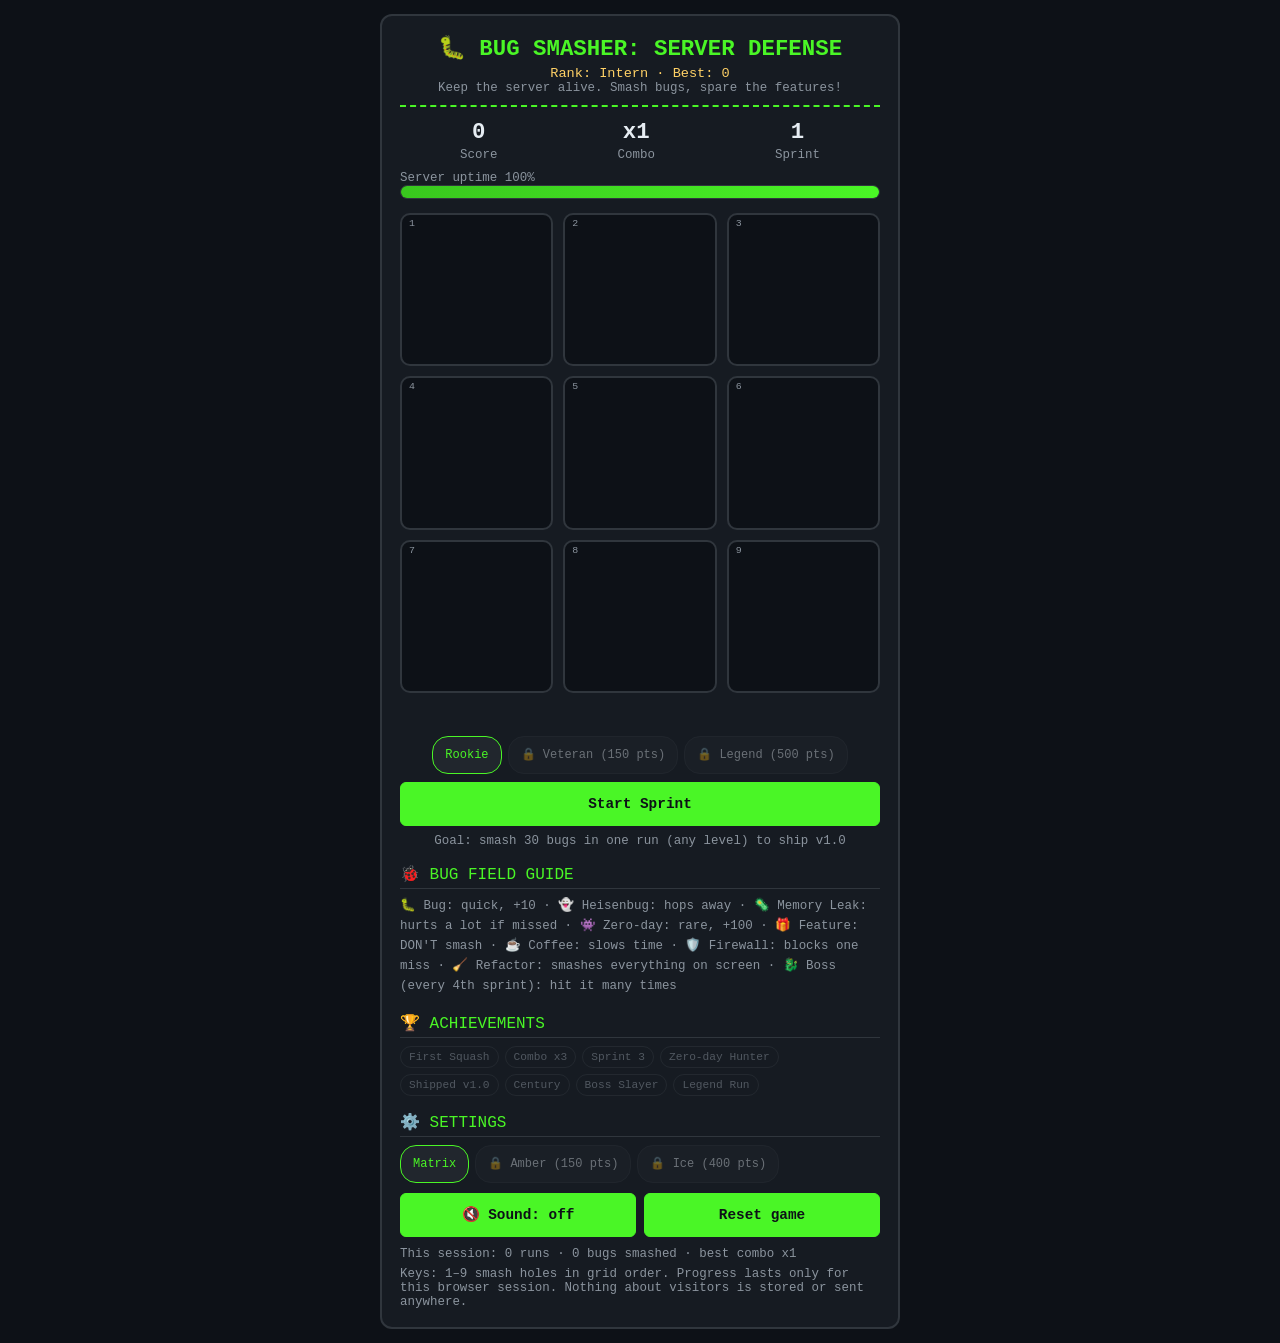
<file: bug-smasher.html>
<!DOCTYPE html>
<html lang="en">
<head>
<meta charset="UTF-8">
<meta name="viewport" content="width=device-width, initial-scale=1, viewport-fit=cover">
<meta name="color-scheme" content="dark"><meta name="theme-color" content="#0d1117">
<title>Bug Smasher: Server Defense</title>
<style>
:root{--bg:#0d1117;--card:#161b22;--line:#30363d;--fg:#e6edf3;--mut:#8b949e;--g:#4af626;--gd:#39c71e;--gold:#ffd166;--red:#ff5555;box-sizing:border-box;padding-top:env(safe-area-inset-top,0px);padding-bottom:env(safe-area-inset-bottom,0px)}
*{box-sizing:border-box}html{-webkit-text-size-adjust:100%}html,body{margin:0}
body{font-family:'Courier New',monospace;background:var(--bg);color:var(--fg);padding:14px;display:flex;justify-content:center;touch-action:manipulation;-webkit-tap-highlight-color:transparent}
button{-webkit-appearance:none;appearance:none;touch-action:manipulation;font-family:inherit}
.w{width:100%;max-width:520px;background:var(--card);border:2px solid var(--line);border-radius:12px;padding:18px;transition:border-color .15s}
.w.hurt{border-color:var(--red)}
header{text-align:center;border-bottom:2px dashed var(--g);padding-bottom:10px;margin-bottom:12px}
h1{color:var(--g);margin:0;font-size:1.4rem}.rank{color:var(--gold);font-size:.85rem;margin-top:4px}.sub{color:var(--mut);font-size:.78rem}
.st{display:flex;justify-content:space-around;text-align:center;margin:8px 0}.st b{display:block;font-size:1.4rem}
.bar{height:14px;background:#0006;border:1px solid var(--line);border-radius:7px;overflow:hidden;position:relative}
#up{height:100%;width:100%;background:linear-gradient(90deg,var(--gd),var(--g));transition:width .1s,background .2s}
#slow{display:none;text-align:center;background:#5ec8ff;color:#0d1117;border-radius:6px;padding:3px;font-weight:bold;font-size:.8rem;margin-top:8px}
.grid{display:grid;grid-template-columns:repeat(3,1fr);gap:10px;margin:14px 0}
.hole{aspect-ratio:1/1;min-height:84px;background:#0d1117;border:2px solid var(--line);border-radius:10px;position:relative;overflow:hidden;cursor:pointer;color:var(--fg);padding:0}
.hole .k{position:absolute;top:3px;left:7px;font-size:.62rem;color:var(--mut);font-style:normal}
.b{display:flex;flex-direction:column;align-items:center;justify-content:center;height:100%;font-size:2.2rem;pointer-events:none;animation:pop .15s ease-out}
.b small{font-size:.62rem;margin-top:2px}
@keyframes pop{from{transform:scale(.4)}to{transform:scale(1)}}
.hole.on.bug{border-color:var(--red);box-shadow:0 0 12px #ff555577}.hole.on.bad{border-color:var(--gold);box-shadow:0 0 12px #ffd16677}.hole.on.pow{border-color:#5ec8ff;box-shadow:0 0 12px #5ec8ff77}
.act{width:100%;padding:12px;border-radius:6px;border:1px solid var(--line);background:#21262d;color:var(--mut);font:bold .9rem 'Courier New',monospace;cursor:pointer;min-height:44px}
.act.ok{background:var(--g);color:#0d1117;border-color:var(--g)}
#msg{text-align:center;margin:10px 0;min-height:1.3em;font-size:.9rem}
.t{color:var(--g);font-size:1rem;border-bottom:1px solid var(--line);padding-bottom:4px;margin:16px 0 8px}
.ach{display:flex;flex-wrap:wrap;gap:6px}.ach span{font-size:.7rem;padding:4px 8px;border:1px solid var(--line);border-radius:12px;color:var(--mut);opacity:.5}.ach span.on{color:var(--gold);border-color:var(--gold);opacity:1}
.th{padding:8px 12px;border-radius:16px;border:1px solid var(--line);background:#21262d;color:var(--fg);font:.75rem 'Courier New',monospace;cursor:pointer;min-height:38px}.th.on{border-color:var(--g);color:var(--g)}.th.lock{opacity:.4;cursor:not-allowed}
.tag{display:inline-block;background:#21262d;border:1px solid var(--line);border-radius:4px;padding:1px 6px;margin:2px;font-size:.75rem}
.fl{position:fixed;pointer-events:none;font-weight:bold;color:var(--g);animation:up .8s ease-out forwards;z-index:9}
@keyframes up{to{transform:translateY(-55px);opacity:0}}
#toast{position:fixed;left:50%;bottom:calc(20px + env(safe-area-inset-bottom,0px));transform:translateX(-50%);background:var(--card);border:1px solid var(--gold);color:var(--gold);padding:8px 14px;border-radius:8px;font-size:.85rem;opacity:0;transition:opacity .3s;z-index:10;pointer-events:none;text-align:center;max-width:90%}
#toast.s{opacity:1}
button:focus-visible{outline:2px solid var(--gold);outline-offset:2px}
@media (max-width:360px){.w{padding:12px}.b{font-size:1.8rem}}
@media (prefers-reduced-motion:reduce){*{animation:none!important;transition:none!important}}
</style>
</head>
<body>
<div class="w" id="w">
<header><h1>🐛 BUG SMASHER: SERVER DEFENSE</h1><div class="rank" id="rank"></div><div class="sub">Keep the server alive. Smash bugs, spare the features!</div></header>
<div class="st"><div><b id="sc">0</b><span class="sub">Score</span></div><div><b id="cb">x1</b><span class="sub">Combo</span></div><div><b id="sp">1</b><span class="sub" id="spn">Sprint</span></div></div>
<div class="sub">Server uptime <span id="upt">100%</span></div>
<div class="bar"><div id="up"></div></div>
<div id="slow">☕ SLOW-MO ACTIVE</div>
<div class="grid" id="grid"></div>
<div id="msg"></div>
<div class="ach" id="lv" style="justify-content:center;margin:8px 0"></div><button class="act ok" id="start">Start Sprint</button>
<div class="sub" id="goal" style="text-align:center;margin-top:8px"></div>
<div class="t">🐞 BUG FIELD GUIDE</div>
<div class="sub" style="line-height:1.6">🐛 Bug: quick, +10 · 👻 Heisenbug: hops away · 🦠 Memory Leak: hurts a lot if missed · 👾 Zero-day: rare, +100 · 🎁 Feature: DON'T smash · ☕ Coffee: slows time · 🛡️ Firewall: blocks one miss · 🧹 Refactor: smashes everything on screen · 🐉 Boss (every 4th sprint): hit it many times</div>
<div class="t">🏆 ACHIEVEMENTS</div><div class="ach" id="ach"></div>
<div class="t">⚙️ SETTINGS</div><div class="ach" id="thm"></div>
<div style="display:flex;gap:8px;margin:10px 0"><button class="act ok" id="snd" style="margin:0"></button><button class="act ok" id="rst" style="margin:0">Reset game</button></div>
<div class="sub" id="stat"></div>
<div class="sub" style="margin-top:6px">Keys: 1–9 smash holes in grid order. Progress lasts only for this browser session. Nothing about visitors is stored or sent anywhere.</div>
</div>
<div id="toast"></div>
<script>

const $=id=>document.getElementById(id);
const fmt=n=>Math.floor(n).toLocaleString();
const TY={
 bug:{e:'🐛',n:'Bug',pts:10,dmg:8,life:1300},
 heis:{e:'👻',n:'Heisenbug',pts:25,dmg:8,life:1600},
 leak:{e:'🦠',n:'Memory Leak',pts:20,dmg:18,life:2200},
 zero:{e:'👾',n:'Zero-day',pts:100,dmg:10,life:800},
 feat:{e:'🎁',n:'Feature',pts:0,dmg:0,life:1400,bad:1},
 cof:{e:'☕',n:'Coffee',pts:0,dmg:0,life:1500,pow:1},
 shield:{e:'🛡️',n:'Firewall',pts:0,dmg:0,life:1500,pow:1},
 clean:{e:'🧹',n:'Refactor',pts:0,dmg:0,life:1500,pow:1},
 boss:{e:'🐉',n:'Boss: Monolith',pts:30,dmg:30,life:7000,boss:1}};
const SN=['Localhost','Staging','Production','Black Friday','Zero-Day Week'];
const LV=[['Rookie',0],['Veteran',150],['Legend',500]];
const RANKS=[[0,'Intern'],[100,'Junior Dev'],[300,'Mid-level Dev'],[700,'Senior Dev'],[1500,'Tech Lead'],[3000,'Principal Engineer']];
const TH=[['Matrix','#4af626','#39c71e',0],['Amber','#ffb000','#e09a00',150],['Ice','#5ec8ff','#3aa8e0',400]];
const ACH=[['First Squash',s=>s.tot>=1],['Combo x3',s=>s.mc>=3],['Sprint 3',s=>s.ms>=3],['Zero-day Hunter',s=>s.z>=1],['Shipped v1.0',s=>s.u],['Century',s=>s.best>=100],['Boss Slayer',s=>s.bos>=1],['Legend Run',s=>s.best>=500]];
const GOAL=30;
let S={best:0,tot:0,mc:1,ms:1,z:0,u:0,th:0,snd:0,a:[],runs:0,lv:0,bos:0};
try{const r=sessionStorage.getItem('bs2');if(r)S={...S,...JSON.parse(r)}}catch(e){}
function fixS(){['best','tot','mc','ms','z','runs','th','lv','bos'].forEach(k=>{if(!isFinite(S[k]))S[k]=0});if(!Array.isArray(S.a))S.a=[]}
fixS();
let G={run:0,up:100,score:0,smash:0,combo:0,T:0,next:0,slow:0,spr:1,z:0,mc:1};
const H=Array(9).fill(null),holes=[];
const grid=$('grid');
for(let i=0;i<9;i++){const b=document.createElement('button');b.className='hole';b.setAttribute('aria-label','Hole '+(i+1));b.innerHTML='<i class="k">'+(i+1)+'</i><div class="b"></div>';
 b.addEventListener('pointerdown',e=>{e.preventDefault();hit(i,e.clientX,e.clientY)});
 b.addEventListener('click',e=>{if(e.detail===0){const r=b.getBoundingClientRect();hit(i,r.left+r.width/2,r.top+r.height/2)}});
 grid.appendChild(b);holes.push(b)}
LV.forEach((l,i)=>{const b=document.createElement('button');b.className='th';b.id='lv'+i;b.addEventListener('click',()=>{if(!G.run&&S.best>=l[1]){S.lv=i;ui2()}});$('lv').appendChild(b)});
function lvUI(){LV.forEach((l,i)=>{const b=$('lv'+i),lk=S.best<l[1];b.classList.toggle('lock',lk);b.classList.toggle('on',S.lv===i);b.textContent=lk?'🔒 '+l[0]+' ('+l[1]+' pts)':l[0]})}
$('ach').innerHTML=ACH.map((a,i)=>'<span id="a'+i+'">'+a[0]+'</span>').join('');
TH.forEach((t,i)=>{const b=document.createElement('button');b.className='th';b.id='th'+i;b.addEventListener('click',()=>{if(S.best>=t[3]){S.th=i;applyTh();ui2()}});$('thm').appendChild(b)});
function applyTh(){const t=TH[S.th]||TH[0],r=document.documentElement.style;r.setProperty('--g',t[1]);r.setProperty('--gd',t[2])}
function toast(m){const t=$('toast');t.textContent=m;t.classList.add('s');clearTimeout(toast.h);toast.h=setTimeout(()=>t.classList.remove('s'),2200)}
function fx(i,txt,col){const r=holes[i].getBoundingClientRect(),f=document.createElement('div');f.className='fl';f.textContent=txt;if(col)f.style.color=col;f.style.left=(r.left+r.width/2-16)+'px';f.style.top=(r.top+r.height/2-10)+'px';document.body.appendChild(f);setTimeout(()=>f.remove(),800)}
function beep(f,d){if(!S.snd)return;try{const A=window.AudioContext||window.webkitAudioContext;if(!A)return;const x=beep.x=beep.x||new A();if(x.state==='suspended')x.resume();const o=x.createOscillator(),g=x.createGain();o.type='square';o.frequency.value=f;g.gain.value=.04;o.connect(g);g.connect(x.destination);o.start();o.stop(x.currentTime+d)}catch(e){}}
function hurt(){const w=$('w');w.classList.add('hurt');setTimeout(()=>w.classList.remove('hurt'),180);beep(150,.12);try{navigator.vibrate&&navigator.vibrate(30)}catch(e){}}
const sprint=()=>1+Math.floor(G.smash/10);
function free(){const a=[];H.forEach((h,i)=>{if(!h)a.push(i)});return a}
function spawn(){const fr=free();if(!fr.length)return;
 if(G.spr%4===0&&G.bd!==G.spr){G.bd=G.spr;H[fr[Math.floor(Math.random()*fr.length)]]={k:'boss',born:G.T,die:G.T+7000,hop:0,hp:6+((G.spr/2)|0)};toast('🐉 BOSS: The Monolith! Hit it again and again!');return}const sp=G.spr,w=[['bug',60],['feat',14],['cof',G.up<70?8:2]];
 if(sp>=2){w.push(['heis',16],['zero',3],['shield',3])}if(sp>=3)w.push(['leak',12],['clean',3]);
 let r=Math.random()*w.reduce((a,x)=>a+x[1],0),k='bug';for(const x of w){if((r-=x[1])<0){k=x[0];break}}
 const f=Math.max(.45,1-.07*(sp-1))*(G.T<G.slow?1.6:1);
 H[fr[Math.floor(Math.random()*fr.length)]]={k,born:G.T,die:G.T+TY[k].life*f,hop:0}}
function hit(i,x,y){if(!G.run)return;const h=H[i];if(!h)return;const ty=TY[h.k];
 if(ty.boss){h.hp--;G.combo++;if(h.hp>0){G.score+=30;fx(i,h.hp+' HP left','#ff5555');beep(200,.05);return}G.score+=300;G.smash+=3;G.cnt+=3;G.up=Math.min(100,G.up+15);G.bosses++;fx(i,'BOSS DOWN +300','#ffd166');toast('🐉 Boss defeated!');beep(900,.2)}
 else if(ty.bad){G.up=Math.max(0,G.up-15);G.combo=0;fx(i,'-15%','#ffd166');hurt()}
 else if(ty.pow){pw(h.k,i)}
 else{G.combo++;const m=Math.min(5,1+Math.floor(G.combo/5)),p=Math.round(ty.pts*m*[1,1.5,2][S.lv]);G.score+=p;G.smash++;G.cnt++;if(h.k==='zero')G.z++;G.mc=Math.max(G.mc,m);G.up=Math.min(100,G.up+(h.k==='leak'?6:1));fx(i,'+'+p);beep(320+m*60,.05);try{navigator.vibrate&&navigator.vibrate(8)}catch(e){}
  const ns=sprint();if(ns>G.spr){G.spr=ns;toast('🚀 Sprint '+ns+' — bugs get faster!')}
  if(G.cnt>=GOAL&&!S.u){S.u=1;toast('🚀 v1.0 shipped — server defended!');ui2()}}
 H[i]=null;render()}
function pw(k,i){if(k==='cof'){G.slow=G.T+8000;fx(i,'⏳ Slow-mo','#5ec8ff')}else if(k==='shield'){G.shield=1;fx(i,'🛡️ Shield on','#5ec8ff')}else{H.forEach((h,j)=>{if(h&&j!==i){const t=TY[h.k];if(!t.bad&&!t.pow&&!t.boss){G.score+=t.pts;G.smash++;G.cnt++;H[j]=null;fx(j,'+'+t.pts)}}});fx(i,'🧹 Refactor!','#5ec8ff')}beep(700,.1)}
function tick(){const n=Date.now(),dt=Math.min(n-tick.l,100);tick.l=n;if(!G.run)return;G.T+=dt;
 H.forEach((h,i)=>{if(!h)return;const ty=TY[h.k];
  if(h.k==='heis'&&!h.hop&&G.T-h.born>600){const fr=free();if(fr.length){h.hop=1;const j=fr[Math.floor(Math.random()*fr.length)];H[j]=h;H[i]=null;return}}
  if(G.T>=h.die){if(!ty.bad&&!ty.pow){if(G.shield){G.shield=0;fx(i,'🛡️ blocked','#5ec8ff')}else{G.up-=ty.dmg;G.combo=0;hurt()}}H[i]=null}});
 if(G.T>=G.next){spawn();G.next=G.T+Math.max(350,900-55*G.spr)*(G.T<G.slow?1.6:1)}
 if(G.up<=0){G.up=0;end()}render()}
tick.l=Date.now();
function render(){
 holes.forEach((el,i)=>{const h=H[i],k=h?h.k:'';if(el.dataset.k===k)return;el.dataset.k=k;const b=el.lastChild;
  el.className='hole'+(h?' on '+(TY[k].bad?'bad':TY[k].pow?'pow':'bug'):'');b.textContent='';
  if(h){b.appendChild(document.createTextNode(TY[k].e));const s=document.createElement('small');s.textContent=TY[k].n;b.appendChild(s)}});
 $('up').style.width=G.up+'%';$('up').style.background=G.up<30?'#ff5555':'';$('upt').textContent=Math.ceil(G.up)+'%'+(G.shield?' 🛡️':'');
 $('sc').textContent=fmt(G.score);$('cb').textContent='x'+Math.min(5,1+Math.floor(G.combo/5));$('sp').textContent=G.spr;$('spn').textContent=G.run?'Sprint · '+SN[Math.min(SN.length-1,(G.spr-1)>>1)]:'Sprint';
 $('slow').style.display=G.run&&G.T<G.slow?'block':'none'}
function start(){G={run:1,up:100,score:0,smash:[0,20,40][S.lv],combo:0,T:0,next:600,slow:0,spr:1+[0,2,4][S.lv],cnt:0,shield:0,bd:0,bosses:0,z:0,mc:1};H.fill(null);tick.l=Date.now();
 $('start').style.display='none';$('msg').textContent='Sprint 1 — go go go!';render()}
function end(){G.run=0;S.runs++;S.tot+=G.smash;S.mc=Math.max(S.mc,G.mc);S.ms=Math.max(S.ms,G.spr);S.z+=G.z;S.bos+=G.bosses;
 const nb=G.score>S.best;if(nb)S.best=G.score;
 $('msg').textContent='💥 Server crashed at Sprint '+G.spr+' — '+fmt(G.score)+' pts, '+G.smash+' bugs'+(nb?' — NEW BEST!':'');
 const b=$('start');b.style.display='';b.textContent='Play Again';H.fill(null);save();ui2();render()}
function ui2(){
 let r=RANKS[0][1];RANKS.forEach(k=>{if(S.best>=k[0])r=k[1]});$('rank').textContent='Rank: '+r+' · Best: '+fmt(S.best);
 const st={tot:S.tot,mc:S.mc,ms:S.ms,z:S.z,u:S.u,best:S.best,bos:S.bos};
 ACH.forEach((a,i)=>{const on=!!a[1](st);$('a'+i).classList.toggle('on',on);if(on&&!S.a.includes(i)){S.a.push(i);toast('🏆 '+a[0]);beep(880,.15)}});
 TH.forEach((t,i)=>{const b=$('th'+i),lk=S.best<t[3];b.classList.toggle('lock',lk);b.classList.toggle('on',S.th===i);b.textContent=lk?'🔒 '+t[0]+' ('+t[3]+' pts)':t[0]});
 $('snd').textContent=S.snd?'🔊 Sound: on':'🔇 Sound: off';
 $('stat').textContent='This session: '+S.runs+' runs · '+fmt(S.tot)+' bugs smashed · best combo x'+S.mc;lvUI();
 $('goal').textContent=S.u?'v1.0 shipped — server defense complete!':'Goal: smash '+GOAL+' bugs in one run (any level) to ship v1.0';
}
function save(){try{sessionStorage.setItem('bs2',JSON.stringify(S))}catch(e){}}
function E(tag,txt,parent){const e=document.createElement(tag);e.textContent=txt;parent.appendChild(e);return e}
$('start').addEventListener('click',start);
$('snd').addEventListener('click',()=>{S.snd=S.snd?0:1;beep(600,.1);ui2()});
let rArm=0;
$('rst').addEventListener('click',()=>{
 if(!rArm){rArm=1;$('rst').textContent='Tap again to reset';setTimeout(()=>{rArm=0;$('rst').textContent='Reset game'},3000);return}
 rArm=0;$('rst').textContent='Reset game';G.run=0;H.fill(null);
 S={best:0,tot:0,mc:1,ms:1,z:0,u:0,th:0,snd:0,a:[],runs:0,lv:0,bos:0};applyTh();save();$('msg').textContent='';$('start').style.display='';$('start').textContent='Start Sprint';toast('Game reset');ui2();render()});
addEventListener('keydown',e=>{if(e.repeat||e.ctrlKey||e.metaKey||e.altKey)return;if(/^[1-9]$/.test(e.key)&&G.run)hit(+e.key-1,0,0)});
addEventListener('pagehide',save);document.addEventListener('visibilitychange',()=>{if(document.hidden)save()});
setInterval(tick,50);
applyTh();ui2();render();
</script>
</body>
</html>
</file>
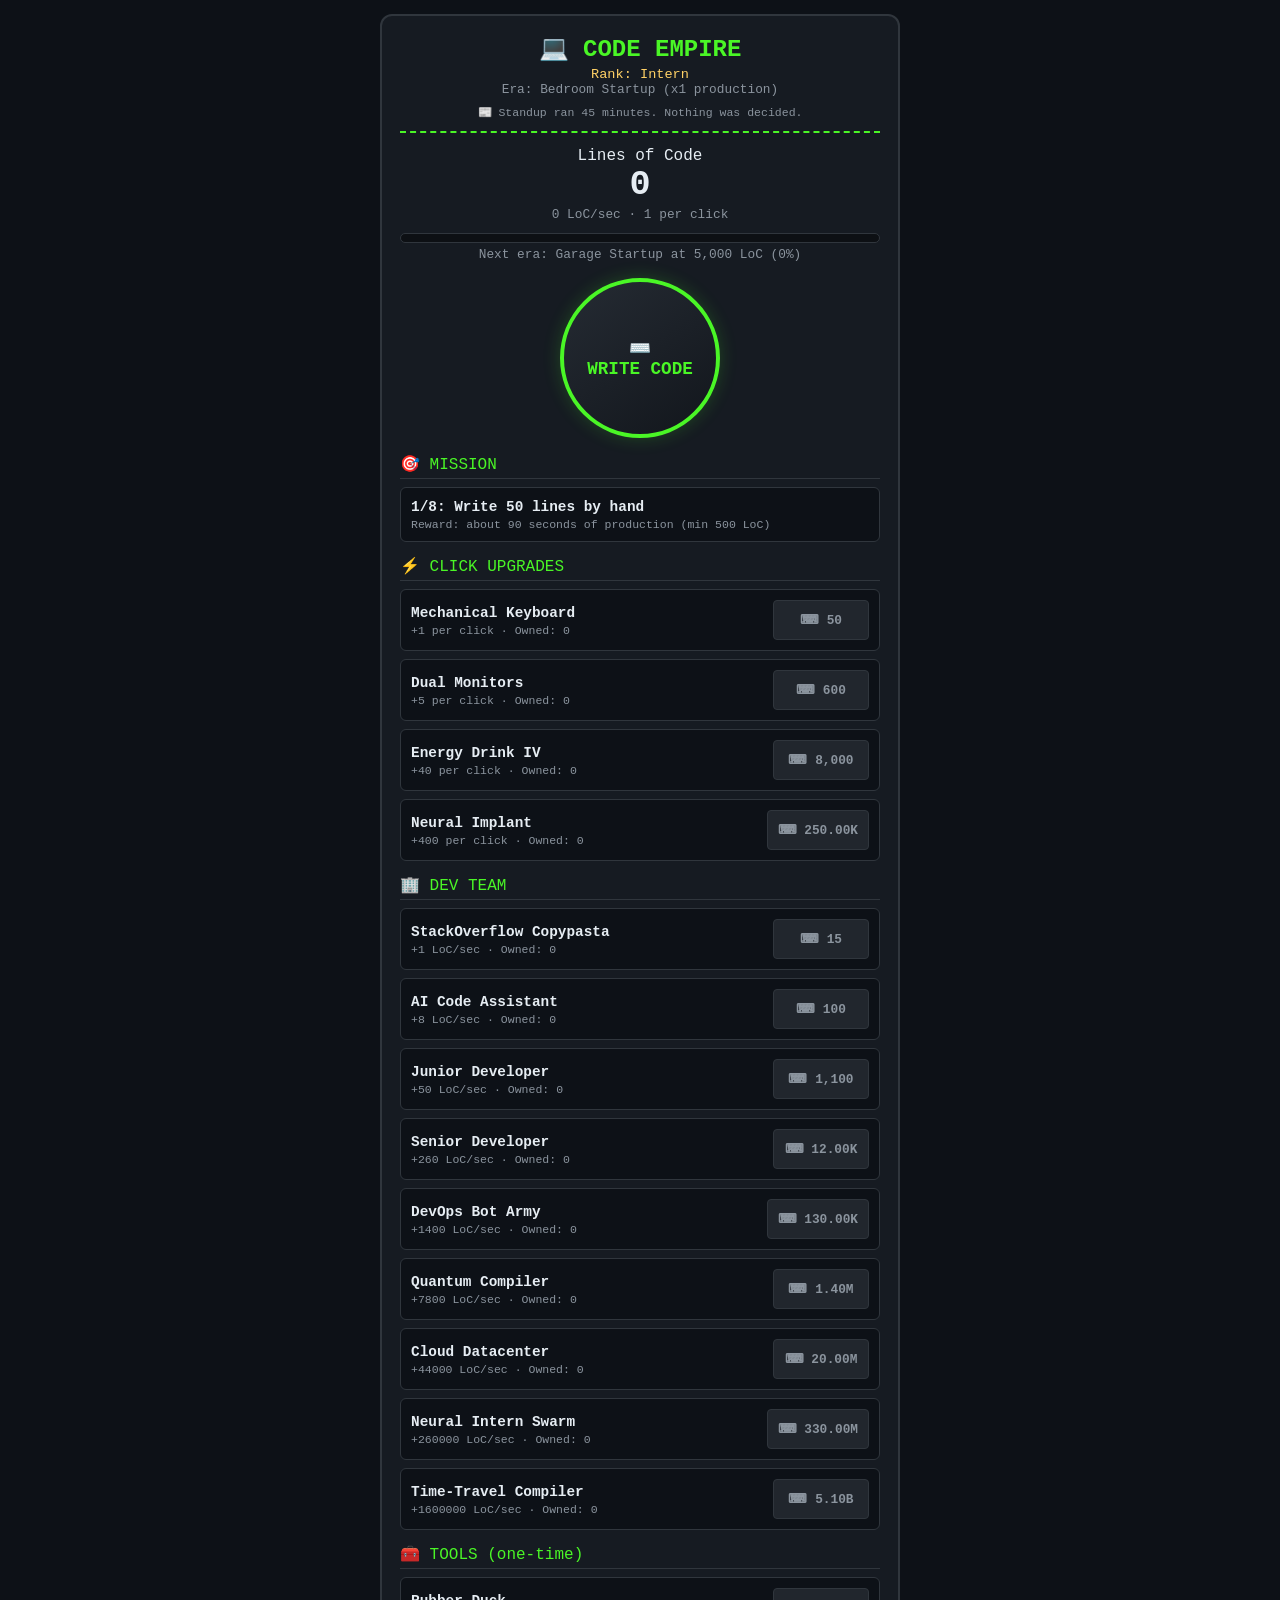
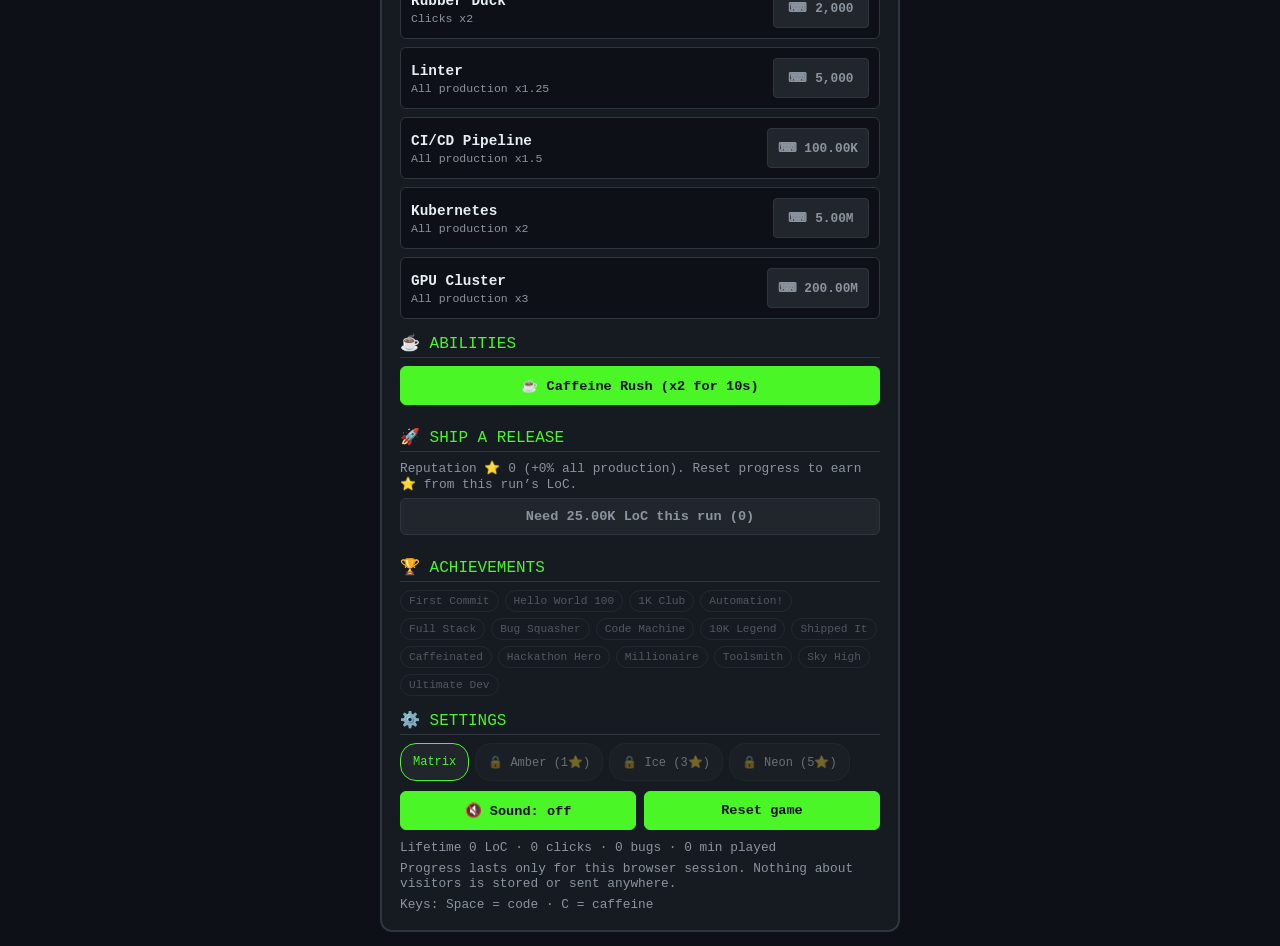
<file: code-empire.html>
<!DOCTYPE html>
<html lang="en">
<head>
<meta charset="UTF-8">
<meta name="viewport" content="width=device-width, initial-scale=1, viewport-fit=cover">
<meta name="color-scheme" content="dark"><meta name="theme-color" content="#0d1117"><title>Code Empire: Idle Dev Career Tycoon</title>
<style>
:root{--bg:#0d1117;--card:#161b22;--line:#30363d;--fg:#e6edf3;--mut:#8b949e;--g:#4af626;--gd:#39c71e;--gold:#ffd166;box-sizing:border-box;padding-top:env(safe-area-inset-top,0px);padding-bottom:env(safe-area-inset-bottom,0px)}
@media (prefers-color-scheme:light){:root:not([data-theme="dark"]){--bg:#0d1117}}
*{box-sizing:border-box}
html,body{margin:0}
body{font-family:'Courier New',monospace;background:var(--bg);color:var(--fg);padding:14px;display:flex;justify-content:center;touch-action:manipulation;-webkit-tap-highlight-color:transparent;user-select:none}
.w{width:100%;max-width:520px;background:var(--card);border:2px solid var(--line);border-radius:12px;padding:18px;position:relative}
header{text-align:center;border-bottom:2px dashed var(--g);padding-bottom:12px;margin-bottom:14px}
h1{color:var(--g);margin:0;font-size:1.5rem}
.rank{color:var(--gold);font-size:.85rem;margin-top:4px}
.stats{text-align:center;margin-bottom:10px}
.cnt{font-size:2.2rem;font-weight:bold;display:block}
.sub{color:var(--mut);font-size:.8rem}
.bar{height:10px;background:#0006;border:1px solid var(--line);border-radius:6px;overflow:hidden;margin:10px 0 4px}
.bar i{display:block;height:100%;width:0;background:linear-gradient(90deg,var(--gd),var(--g));transition:width .2s}
.zone{display:flex;justify-content:center;margin:16px 0}
#code{width:160px;height:160px;border-radius:50%;background:linear-gradient(145deg,#252b33,#12161c);border:4px solid var(--g);color:var(--g);font:bold 1.1rem 'Courier New',monospace;cursor:pointer;box-shadow:0 0 18px #4af62633;transition:transform .05s}
#code:active{transform:scale(.94);box-shadow:0 0 28px #4af62699}
.t{color:var(--g);font-size:1rem;border-bottom:1px solid var(--line);padding-bottom:4px;margin:14px 0 8px}
.it{display:flex;justify-content:space-between;align-items:center;gap:8px;background:#0d1117;padding:10px;border-radius:6px;border:1px solid var(--line);margin-bottom:8px}
.it b{font-size:.9rem}.it small{display:block;color:var(--mut);font-size:.72rem;margin-top:2px}
.buy{min-width:96px;background:#21262d;color:var(--mut);border:1px solid var(--line);padding:8px 10px;border-radius:4px;font:bold .8rem 'Courier New',monospace;cursor:not-allowed}
.buy.ok{background:var(--g);color:#0d1117;border-color:var(--g);cursor:pointer}
.ach{display:flex;flex-wrap:wrap;gap:6px}
.ach span{font-size:.7rem;padding:4px 8px;border:1px solid var(--line);border-radius:12px;color:var(--mut);opacity:.5}
.ach span.on{color:var(--gold);border-color:var(--gold);opacity:1}
#tick{font-size:.72rem;color:var(--mut);text-align:center;margin-top:8px;min-height:1.2em}#buff{display:none;text-align:center;color:#0d1117;background:var(--gold);border-radius:6px;padding:4px;font-weight:bold;font-size:.85rem;margin-top:8px}.act{width:100%;padding:10px;border-radius:6px;border:1px solid var(--line);background:#21262d;color:var(--mut);font:bold .85rem "Courier New",monospace;cursor:not-allowed;margin-bottom:8px}.act.ok{background:var(--g);color:#0d1117;border-color:var(--g);cursor:pointer}.act.gold.ok{background:var(--gold);border-color:var(--gold)}.fl{position:fixed;pointer-events:none;color:var(--g);font-weight:bold;animation:up .8s ease-out forwards;z-index:9}
@keyframes up{to{transform:translateY(-60px);opacity:0}}
#bug{position:fixed;font-size:2.6rem;cursor:pointer;display:none;z-index:8;animation:wob .4s infinite alternate}
@keyframes wob{to{transform:rotate(18deg) scale(1.1)}}
#toast{position:fixed;left:50%;bottom:calc(20px + env(safe-area-inset-bottom,0px));transform:translateX(-50%);background:var(--card);border:1px solid var(--gold);color:var(--gold);padding:8px 14px;border-radius:8px;font-size:.85rem;opacity:0;transition:opacity .3s;z-index:10;pointer-events:none;text-align:center}
#toast.s{opacity:1}
html{-webkit-text-size-adjust:100%}button{-webkit-appearance:none;appearance:none;touch-action:manipulation}
.it{flex-wrap:wrap}.it>div{flex:1 1 150px;min-width:0;overflow-wrap:anywhere}.buy{min-height:40px}
.th{padding:8px 12px;border-radius:16px;border:1px solid var(--line);background:#21262d;color:var(--fg);font:.75rem "Courier New",monospace;cursor:pointer;min-height:38px}.th.on{border-color:var(--g);color:var(--g)}.th.lock{opacity:.4;cursor:not-allowed}
#code:focus-visible,button:focus-visible{outline:2px solid var(--gold);outline-offset:2px}
@media (max-width:360px){.w{padding:12px}#code{width:140px;height:140px}.cnt{font-size:1.8rem}}
@media (prefers-reduced-motion:reduce){*{animation:none!important;transition:none!important}}
</style>
</head>
<body>
<div class="w">
<header><h1>💻 CODE EMPIRE</h1><div class="rank" id="rank">Rank: Intern</div><div class="sub" id="era">Era: Bedroom Startup</div><div id="tick"></div></header>
<div class="stats">Lines of Code<span class="cnt" id="loc">0</span>
<span class="sub"><span id="lps">0</span> LoC/sec · <span id="cp">1</span> per click</span></div>
<div id="buff"></div><div class="bar"><i id="pg"></i></div>
<div class="sub" id="pgt" style="text-align:center"></div>
<div class="zone"><button id="code">⌨️<br>WRITE CODE</button></div>
<div class="t">🎯 MISSION</div><div class="it"><div><b id="mt"></b><small id="mp"></small></div></div><div class="t">⚡ CLICK UPGRADES</div><div id="clk"></div>
<div class="t">🏢 DEV TEAM</div><div id="gen"></div>
<div class="t">🧰 TOOLS (one-time)</div><div id="upg"></div><div class="t">☕ ABILITIES</div><button class="act" id="cof">☕ Caffeine Rush</button><div class="t">🚀 SHIP A RELEASE</div><div class="sub" id="repi" style="margin-bottom:6px"></div><button class="act gold" id="rel"></button><div class="t">🏆 ACHIEVEMENTS</div><div class="ach" id="ach"></div>
<div class="t">⚙️ SETTINGS</div><div class="ach" id="thm"></div>
<div style="display:flex;gap:8px;margin:10px 0"><button class="act ok" id="snd" style="margin:0"></button><button class="act ok" id="rst" style="margin:0">Reset game</button></div>
<div class="sub" id="stat"></div><div class="sub" style="margin-top:6px">Progress lasts only for this browser session. Nothing about visitors is stored or sent anywhere.</div><div class="sub" style="margin-top:6px">Keys: Space = code · C = caffeine</div>
</div>
<div id="bug">🐞</div>
<div id="toast"></div>
<script>
const $=id=>document.getElementById(id);
const fmt=n=>{n=Math.floor(n);if(n<1e4)return n.toLocaleString();const u=['K','M','B','T','Qa','Qi','Sx','Sp'];let i=-1;let v=n;while(v>=1000&&i<7){v/=1000;i++}return v.toFixed(2)+u[i]};
const CLICKS=[
 {n:'Mechanical Keyboard',d:'+1 per click',base:50,g:1.7,add:1},
 {n:'Dual Monitors',d:'+5 per click',base:600,g:1.8,add:5},
 {n:'Energy Drink IV',d:'+40 per click',base:8000,g:1.9,add:40},{n:'Neural Implant',d:'+400 per click',base:250000,g:2,add:400}];
const GENS=[
 {n:'StackOverflow Copypasta',p:1,base:15},{n:'AI Code Assistant',p:8,base:100},
 {n:'Junior Developer',p:50,base:1100},{n:'Senior Developer',p:260,base:12000},
 {n:'DevOps Bot Army',p:1400,base:130000},{n:'Quantum Compiler',p:7800,base:1400000},{n:'Cloud Datacenter',p:44000,base:2e7},{n:'Neural Intern Swarm',p:260000,base:3.3e8},{n:'Time-Travel Compiler',p:1600000,base:5.1e9}];
const RANKS=[[0,'Intern'],[100,'Junior Dev'],[1000,'Mid-level Dev'],[10000,'Senior Dev'],[100000,'Tech Lead'],[1e6,'Architect'],[1e7,'CTO'],[1e9,'Tech Billionaire'],[1e11,'Digital God']];
const ACH=[
 ['First Commit',s=>s.total>=1],['Hello World 100',s=>s.total>=100],['1K Club',s=>s.total>=1000],
 ['Automation!',s=>s.lps>=10],['Full Stack',s=>s.g.filter(x=>x>0).length>=3],
 ['Bug Squasher',s=>s.bugs>=3],['Code Machine',s=>s.lps>=1000],['10K Legend',s=>s.total>=10000],['Shipped It',s=>s.rep>=1],['Caffeinated',s=>s.cof>=1],['Hackathon Hero',s=>s.rep>=5],['Millionaire',s=>s.total>=1e6],['Toolsmith',s=>s.u>=4],['Sky High',s=>s.g[8]>0],['Ultimate Dev',s=>s.total>=1e9]];
let S={loc:0,total:0,bugs:0,c:CLICKS.map(()=>0),g:GENS.map(()=>0),a:[],rep:0,run:0,cof:0,u:[],clicks:0,th:0,snd:0,t:0,play:0,m:0};
let buff={m:1,until:0},cofAt=0,armed=false;
try{const r=sessionStorage.getItem('rt2');if(r){const o=JSON.parse(r);S={...S,...o}}}catch(e){}
S.c=CLICKS.map((_,i)=>+S.c[i]||0);S.g=GENS.map((_,i)=>+S.g[i]||0);if(!Array.isArray(S.u))S.u=[];if(!Array.isArray(S.a))S.a=[];['loc','total','run','rep','clicks','play','m'].forEach(k=>{if(!isFinite(S[k]))S[k]=0});
const cost=(x,n,gr)=>Math.floor(x.base*Math.pow(gr,n));
const gm=()=>S.u.reduce((a,k)=>a*(GM[k]||1),1);
const mul=()=>(1+0.1*S.rep)*(Date.now()<buff.until?buff.m:1)*gm()*eraM();
const cpow=()=>(1+CLICKS.reduce((a,x,i)=>a+x.add*S.c[i],0))*mul()*(S.u.includes('duck')?2:1);
const lps=()=>GENS.reduce((a,x,i)=>a+x.p*S.g[i],0)*mul();
const gain=n=>{S.loc+=n;S.total+=n;S.run+=n};
const setBuff=(m,sec)=>{buff.m=m;buff.until=Date.now()+sec*1000};
const relGain=()=>Math.floor(Math.sqrt(S.run/25000));
function mk(list,box,kind,gr){
 list.forEach((x,i)=>{
  const d=document.createElement('div');d.className='it';
  d.innerHTML=`<div><b>${x.n}</b><small>${x.d||'+'+x.p+' LoC/sec'} · Owned: <span id="${kind}o${i}">0</span></small></div><button class="buy" id="${kind}b${i}"></button>`;
  box.appendChild(d);
  $(kind+'b'+i).addEventListener('click',()=>{
   const arr=kind==='c'?S.c:S.g,c=cost(x,arr[i],x.g||1.15);
   if(S.loc>=c){S.loc-=c;arr[i]++;ui()}
  });
 });
}
mk(CLICKS,$('clk'),'c');mk(GENS,$('gen'),'g');
$('ach').innerHTML=ACH.map((a,i)=>`<span id="a${i}">${a[0]}</span>`).join('');
function toast(m){const t=$('toast');t.textContent=m;t.classList.add('s');clearTimeout(toast.h);toast.h=setTimeout(()=>t.classList.remove('s'),2200)}
function float(x,y,t){const f=document.createElement('div');f.className='fl';f.textContent=t;f.style.left=x+'px';f.style.top=y+'px';document.body.appendChild(f);setTimeout(()=>f.remove(),800)}
function ui(){
 const L=lps();
 const now=Date.now(),bl=(buff.until-now)/1000;
 const bf=$('buff');bf.style.display=bl>0?'block':'none';if(bl>0)bf.textContent='🔥 x'+buff.m+' BOOST — '+Math.ceil(bl)+'s';
 const cl=(cofAt-now)/1000,ce=$('cof');ce.classList.toggle('ok',cl<=0);ce.textContent=cl>0?'☕ Recharging… '+Math.ceil(cl)+'s':'☕ Caffeine Rush (x2 for 10s)';
 const rg=relGain(),rb=$('rel');rb.classList.toggle('ok',rg>=1);
 $('repi').textContent='Reputation ⭐ '+S.rep+' (+'+(S.rep*10)+'% all production). Reset progress to earn ⭐ from this run’s LoC.';
 rb.textContent=rg<1?'Need '+fmt(25000)+' LoC this run ('+fmt(S.run)+')':(armed?'Tap again to confirm: +'+rg+' ⭐':'Ship release: +'+rg+' ⭐');
 $('loc').textContent=fmt(S.loc);$('lps').textContent=fmt(L);$('cp').textContent=fmt(cpow());
 CLICKS.forEach((x,i)=>{$('co'+i).textContent=S.c[i];const c=cost(x,S.c[i],x.g);$('cb'+i).textContent='⌨ '+fmt(c);$('cb'+i).classList.toggle('ok',S.loc>=c)});
 GENS.forEach((x,i)=>{$('go'+i).textContent=S.g[i];const c=cost(x,S.g[i],1.15);$('gb'+i).textContent='⌨ '+fmt(c);$('gb'+i).classList.toggle('ok',S.loc>=c)});
 let r=RANKS[0][1];RANKS.forEach(k=>{if(S.total>=k[0])r=k[1]});$('rank').textContent='Rank: '+r;
 const ei=eraI(),ne=ERAS[ei+1],p=ne?(S.total-ERAS[ei][0])/(ne[0]-ERAS[ei][0]):1;$('pg').style.width=(Math.max(0,Math.min(1,p))*100)+'%';
 $('pgt').textContent=ne?'Next era: '+ne[1]+' at '+fmt(ne[0])+' LoC ('+Math.floor(Math.max(0,p)*100)+'%)':'Max era reached: Big Tech Campus!';
 const st={total:S.total,lps:L,g:S.g,bugs:S.bugs,rep:S.rep,cof:S.cof,u:S.u.length};
 ACH.forEach((a,i)=>{const on=a[1](st);$('a'+i).classList.toggle('on',on);if(on&&!S.a.includes(i)){S.a.push(i);toast('🏆 '+a[0]);beep(880,.15)}});
 ui2();
}
$('code').addEventListener('pointerdown',e=>{
 e.preventDefault();hit(e.clientX,e.clientY)});
$('code').addEventListener('click',e=>{if(e.detail===0){const r=$('code').getBoundingClientRect();hit(r.left+r.width/2,r.top+20)}});
setInterval(tick,100);
$('cof').addEventListener('click',()=>{if(Date.now()>=cofAt){S.cof++;setBuff(2,10);cofAt=Date.now()+45000;toast('☕ Caffeine Rush!');ui()}});
$('rel').addEventListener('click',()=>{const g=relGain();if(g<1)return;
 if(!armed){armed=true;ui();setTimeout(()=>{armed=false;ui()},3000);return}
 armed=false;S.rep+=g;S.loc=0;S.run=0;S.c=CLICKS.map(()=>0);S.g=GENS.map(()=>0);toast('🚀 Released! +'+g+' ⭐ reputation');ui()});
const NEWS=['Standup ran 45 minutes. Nothing was decided.','Prod deploy on a Friday. Bold.','Someone named a variable "temp2_final_REAL".','The intern fixed the bug by deleting the test.','It works on my machine.','A 2 AM merge conflict appears.','Tabs vs spaces: the war continues.','PM asks: "Can we just add AI?"','Coffee machine is down. Morale −50%.','You mass-renamed a function. Nobody noticed.'];
setInterval(()=>{$('tick').textContent='📰 '+NEWS[Math.floor(Math.random()*NEWS.length)]},7000);$('tick').textContent='📰 '+NEWS[0];
setInterval(ui,250);
function save(){try{S.t=Date.now();sessionStorage.setItem('rt2',JSON.stringify(S))}catch(e){}}
setInterval(save,5000);addEventListener('pagehide',save);document.addEventListener('visibilitychange',()=>{if(document.hidden)save()});
// Random bug event
function spawnBug(){
 const b=$('bug');b.style.left=(10+Math.random()*75)+'%';b.style.top=(15+Math.random()*65)+'%';b.style.display='block';
 clearTimeout(spawnBug.h);spawnBug.h=setTimeout(()=>{b.style.display='none'},6000);
}
$('bug').addEventListener('pointerdown',e=>{
 e.preventDefault();S.bugs++;$('bug').style.display='none';clearTimeout(spawnBug.h);
 if(Math.random()<.5){const r=Math.max(100,Math.floor(lps()*30));gain(r);toast('🐞 Bug squashed! +'+fmt(r)+' LoC')}
 else{setBuff(3,15);toast('🎉 HACKATHON! x3 production for 15s')}
 ui();
});
(function loop(){setTimeout(()=>{spawnBug();loop()},18000+Math.random()*22000)})();
setTimeout(spawnBug,8000);
const UPGS=[{id:'duck',n:'Rubber Duck',d:'Clicks x2',c:2000},{id:'lint',n:'Linter',d:'All production x1.25',c:5000},{id:'ci',n:'CI/CD Pipeline',d:'All production x1.5',c:1e5},{id:'k8s',n:'Kubernetes',d:'All production x2',c:5e6},{id:'gpu',n:'GPU Cluster',d:'All production x3',c:2e8}];
const GM={lint:1.25,ci:1.5,k8s:2,gpu:3};
const TH=[['Matrix','#4af626','#39c71e',0],['Amber','#ffb000','#e09a00',1],['Ice','#5ec8ff','#3aa8e0',3],['Neon','#ff5fd2','#e040b5',5]];
UPGS.forEach(u=>{const d=document.createElement('div');d.className='it';d.innerHTML='<div><b>'+u.n+'</b><small>'+u.d+'</small></div><button class="buy" id="ub'+u.id+'"></button>';$('upg').appendChild(d);
 $('ub'+u.id).addEventListener('click',()=>{if(!S.u.includes(u.id)&&S.loc>=u.c){S.loc-=u.c;S.u.push(u.id);beep(520,.1);ui()}})});
TH.forEach((t,i)=>{const b=document.createElement('button');b.className='th';b.id='th'+i;b.addEventListener('click',()=>{if(S.rep>=t[3]){S.th=i;applyTh();ui()}});$('thm').appendChild(b)});
function applyTh(){const t=TH[S.th]||TH[0],r=document.documentElement.style;r.setProperty('--g',t[1]);r.setProperty('--gd',t[2])}
function beep(f,d){if(!S.snd)return;try{const A=window.AudioContext||window.webkitAudioContext;if(!A)return;const x=beep.x=beep.x||new A();if(x.state==='suspended')x.resume();const o=x.createOscillator(),g=x.createGain();o.type='square';o.frequency.value=f;g.gain.value=.04;o.connect(g);g.connect(x.destination);o.start();o.stop(x.currentTime+d)}catch(e){}}
function hit(x,y){let n=cpow();const c=Math.random()<.05;if(c)n*=10;gain(n);S.clicks++;float(x-8,y-20,(c?'CRIT ':'+')+fmt(n));beep(c?660:330,.04);try{navigator.vibrate&&navigator.vibrate(c?25:8)}catch(e){}ui()}
function ui2(){
 UPGS.forEach(u=>{const b=$('ub'+u.id),o=S.u.includes(u.id);b.textContent=o?'Owned ✓':'⌨ '+fmt(u.c);b.classList.toggle('ok',!o&&S.loc>=u.c)});
 TH.forEach((t,i)=>{const b=$('th'+i),lk=S.rep<t[3];b.classList.toggle('lock',lk);b.classList.toggle('on',S.th===i);b.textContent=lk?'🔒 '+t[0]+' ('+t[3]+'⭐)':t[0]});
 $('snd').textContent=S.snd?'🔊 Sound: on':'🔇 Sound: off';
 $('stat').textContent='Lifetime '+fmt(S.total)+' LoC · '+fmt(S.clicks)+' clicks · '+S.bugs+' bugs · '+Math.floor(S.play/60)+' min played';ui3();
}
let last=Date.now();
function tick(){const n=Date.now(),dt=(n-last)/1000;last=n;const L=lps();
 if(dt>5){const g=L*Math.min(dt,14400)*.5;if(g>0){gain(g);toast('👋 Welcome back! +'+fmt(g)+' LoC earned offline')}}
 else if(dt>0){S.play+=dt;if(L>0)gain(L*dt)}}
$('snd').addEventListener('click',()=>{S.snd=S.snd?0:1;beep(600,.1);ui()});
let rArm=0;
$('rst').addEventListener('click',()=>{
 if(!rArm){rArm=1;$('rst').textContent='Tap again to reset';setTimeout(()=>{rArm=0;$('rst').textContent='Reset game'},3000);return}
 rArm=0;$('rst').textContent='Reset game';
 S={loc:0,total:0,bugs:0,c:CLICKS.map(()=>0),g:GENS.map(()=>0),a:[],rep:0,run:0,cof:0,u:[],clicks:0,th:0,snd:0,t:Date.now(),play:0,m:0};
 buff.until=0;cofAt=0;fixS();applyTh();save();toast('Game reset');ui()});
addEventListener('keydown',e=>{if(e.repeat||e.ctrlKey||e.metaKey||e.altKey)return;const T=document.activeElement&&document.activeElement.tagName;
 if(e.code==='Space'&&T!=='BUTTON'){e.preventDefault();const r=$('code').getBoundingClientRect();hit(r.left+r.width/2,r.top+20)}
 else if(e.key==='c'||e.key==='C'){$('cof').click()}});
function fixS(){S.c=CLICKS.map((_,i)=>+S.c[i]||0);S.g=GENS.map((_,i)=>+S.g[i]||0);if(!Array.isArray(S.u))S.u=[];if(!Array.isArray(S.a))S.a=[];['loc','total','run','rep','clicks','play','m'].forEach(k=>{if(!isFinite(S[k]))S[k]=0})}
const ERAS=[[0,'Bedroom Startup',1],[5e3,'Garage Startup',1.2],[1e5,'Co-working Space',1.5],[2e6,'Series A Office',2],[5e7,'Unicorn HQ',3],[1e9,'Big Tech Campus',5]];
const eraI=()=>{let i=0;ERAS.forEach((e,j)=>{if(S.total>=e[0])i=j});return i};
const eraM=()=>ERAS[eraI()][2];
const MIS=[['Write 50 lines by hand',()=>S.clicks>=50],['Buy a StackOverflow Copypasta',()=>S.g[0]>=1],['Reach 1,000 total LoC',()=>S.total>=1e3],['Own 5 AI Code Assistants',()=>S.g[1]>=5],['Squash 3 bonus bugs',()=>S.bugs>=3],['Ship your first release',()=>S.rep>=1],['Hire 10 Junior Developers',()=>S.g[2]>=10],['Reach 1,000,000 total LoC',()=>S.total>=1e6]];
let eraSeen=-1;
function ui3(){const e=eraI();$('era').textContent='Era: '+ERAS[e][1]+' (x'+ERAS[e][2]+' production)';
 if(eraSeen>=0&&e>eraSeen)toast('🏢 New era: '+ERAS[e][1]+'! x'+ERAS[e][2]+' production');eraSeen=e;
 if(S.m<MIS.length&&MIS[S.m][1]()){const r=Math.max(500,Math.floor(lps()*90));gain(r);S.m++;toast('🎯 Mission complete! +'+fmt(r)+' LoC')}
 if(S.m>=MIS.length){$('mt').textContent='All missions complete! 🎉';$('mp').textContent='You run the empire.'}
 else{$('mt').textContent=(S.m+1)+'/'+MIS.length+': '+MIS[S.m][0];$('mp').textContent='Reward: about 90 seconds of production (min 500 LoC)'}}
fixS();
applyTh();
if(S.t){const el=(Date.now()-S.t)/1000;if(el>60){const g=lps()*Math.min(el,14400)*.5;if(g>0){gain(g);setTimeout(()=>toast('👋 Welcome back! +'+fmt(g)+' LoC earned offline'),600)}}}
ui();
</script>
</body>
</html>
</file>
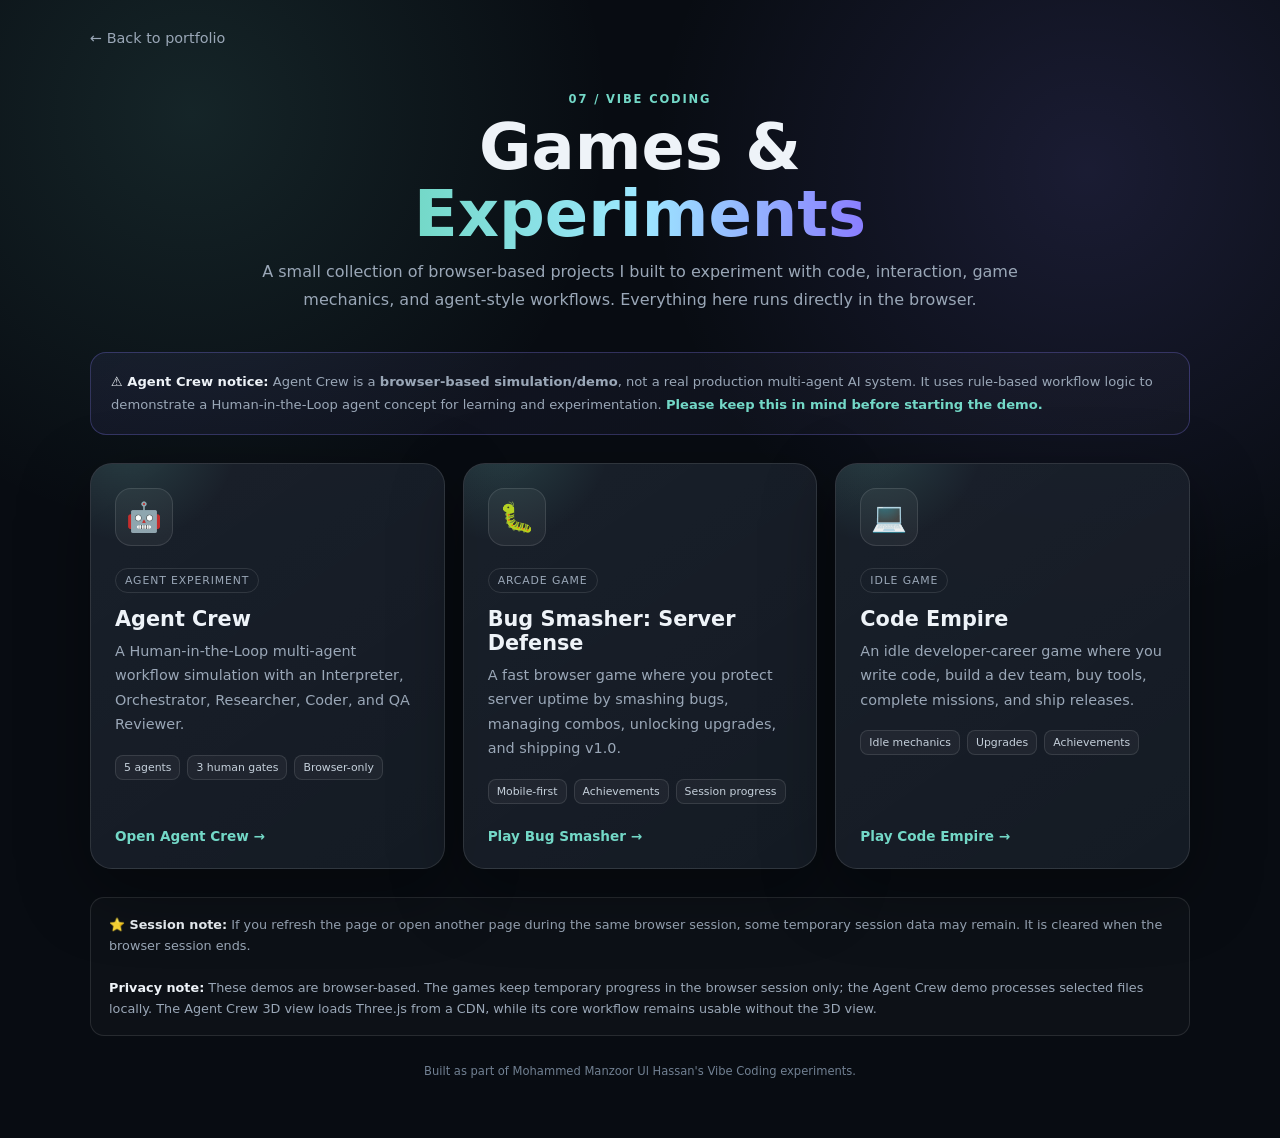
<file: vibe-coding.html>
<!DOCTYPE html>
<html lang="en">
<head>
<meta charset="UTF-8">
<meta name="viewport" content="width=device-width, initial-scale=1">
<meta name="theme-color" content="#0b0f14">
<title>Vibe Coding — Mohammed Manzoor Ul Hassan</title>
<style>
:root{--bg:#080c12;--card:rgba(18,25,35,.88);--line:rgba(255,255,255,.11);--text:#eef3f8;--mut:#9aa7b7;--a:#73d8c7;--b:#8a7dff;--shadow:0 22px 70px rgba(0,0,0,.35)}
*{box-sizing:border-box}html{scroll-behavior:smooth}body{margin:0;min-height:100vh;background:radial-gradient(circle at 15% 10%,rgba(115,216,199,.12),transparent 28%),radial-gradient(circle at 85% 15%,rgba(138,125,255,.14),transparent 30%),var(--bg);color:var(--text);font-family:Inter,system-ui,-apple-system,"Segoe UI",sans-serif;padding:28px 16px 60px}a{color:inherit}.wrap{max-width:1100px;margin:auto}.back{display:inline-flex;align-items:center;gap:8px;color:var(--mut);text-decoration:none;font-size:.9rem;margin-bottom:28px}.back:hover{color:var(--text)}header{text-align:center;margin:18px auto 38px;max-width:760px}.eyebrow{letter-spacing:.16em;text-transform:uppercase;color:var(--a);font-size:.72rem;font-weight:700}.hero h1{margin:8px 0 10px;font-size:clamp(2rem,6vw,4rem);line-height:1.05}.hero h1 span{background:linear-gradient(90deg,var(--a),#9de8ff,var(--b));-webkit-background-clip:text;background-clip:text;color:transparent}.hero p{margin:0;color:var(--mut);line-height:1.75}.grid{display:grid;grid-template-columns:repeat(3,1fr);gap:18px}.card{position:relative;display:flex;flex-direction:column;min-height:330px;padding:24px;border:1px solid var(--line);border-radius:22px;background:linear-gradient(145deg,rgba(255,255,255,.045),rgba(255,255,255,.018)),var(--card);box-shadow:var(--shadow);overflow:hidden;text-decoration:none;transition:transform .3s ease,border-color .3s ease,box-shadow .3s ease}.card::before{content:"";position:absolute;inset:-35% auto auto -20%;width:220px;height:220px;background:radial-gradient(circle,rgba(115,216,199,.18),transparent 70%);pointer-events:none}.card:hover{transform:translateY(-7px);border-color:rgba(115,216,199,.5);box-shadow:0 28px 80px rgba(0,0,0,.46)}.icon{width:58px;height:58px;border-radius:16px;display:grid;place-items:center;background:rgba(255,255,255,.05);border:1px solid var(--line);font-size:1.8rem;margin-bottom:22px}.tag{display:inline-flex;width:max-content;padding:5px 9px;border-radius:999px;border:1px solid var(--line);color:var(--mut);font-size:.68rem;text-transform:uppercase;letter-spacing:.08em}.card h2{font-size:1.3rem;margin:14px 0 8px}.card p{color:var(--mut);line-height:1.7;font-size:.9rem;margin:0}.meta{display:flex;flex-wrap:wrap;gap:7px;margin-top:18px}.meta span{padding:5px 8px;border-radius:8px;background:rgba(255,255,255,.045);border:1px solid var(--line);color:#c5d0db;font-size:.68rem}.open{margin-top:auto;padding-top:24px;color:var(--a);font-size:.85rem;font-weight:700}.note{margin:28px 0 0;padding:16px 18px;border:1px solid var(--line);border-radius:14px;background:rgba(255,255,255,.025);color:var(--mut);font-size:.8rem;line-height:1.65}.note strong{color:var(--text)}.notice{margin:18px 0 0;padding:18px 20px;border:1px solid rgba(138,125,255,.28);border-radius:16px;background:linear-gradient(145deg,rgba(138,125,255,.08),rgba(255,255,255,.025));color:var(--mut);font-size:.82rem;line-height:1.7}.notice strong{color:var(--text)}.notice .ask{color:var(--a);font-weight:700}.notice + .grid{margin-top:28px}footer{text-align:center;color:#718092;font-size:.72rem;margin-top:28px}@media(max-width:820px){.grid{grid-template-columns:1fr 1fr}}@media(max-width:560px){body{padding:20px 12px 45px}.grid{grid-template-columns:1fr}.card{min-height:280px}.hero{margin-bottom:28px}}@media(prefers-reduced-motion:reduce){html{scroll-behavior:auto}.card{transition:none}}
</style>
</head>
<body>
<div class="wrap">
<a class="back" href="index.html#interests">← Back to portfolio</a>
<header class="hero"><div class="eyebrow">07 / Vibe Coding</div><h1>Games &amp; <span>Experiments</span></h1><p>A small collection of browser-based projects I built to experiment with code, interaction, game mechanics, and agent-style workflows. Everything here runs directly in the browser.</p></header>
<div class="notice"><strong>⚠️ Agent Crew notice:</strong> Agent Crew is a <b>browser-based simulation/demo</b>, not a real production multi-agent AI system. It uses rule-based workflow logic to demonstrate a Human-in-the-Loop agent concept for learning and experimentation. <span class="ask">Please keep this in mind before starting the demo.</span></div>
<main class="grid">
<a class="card" href="agent-crew.html"><div class="icon">🤖</div><span class="tag">Agent Experiment</span><h2>Agent Crew</h2><p>A Human-in-the-Loop multi-agent workflow simulation with an Interpreter, Orchestrator, Researcher, Coder, and QA Reviewer.</p><div class="meta"><span>5 agents</span><span>3 human gates</span><span>Browser-only</span></div><div class="open">Open Agent Crew →</div></a>
<a class="card" href="bug-smasher.html"><div class="icon">🐛</div><span class="tag">Arcade Game</span><h2>Bug Smasher: Server Defense</h2><p>A fast browser game where you protect server uptime by smashing bugs, managing combos, unlocking upgrades, and shipping v1.0.</p><div class="meta"><span>Mobile-first</span><span>Achievements</span><span>Session progress</span></div><div class="open">Play Bug Smasher →</div></a>
<a class="card" href="code-empire.html"><div class="icon">💻</div><span class="tag">Idle Game</span><h2>Code Empire</h2><p>An idle developer-career game where you write code, build a dev team, buy tools, complete missions, and ship releases.</p><div class="meta"><span>Idle mechanics</span><span>Upgrades</span><span>Achievements</span></div><div class="open">Play Code Empire →</div></a>
</main>
<div class="note"><strong>⭐ Session note:</strong> If you refresh the page or open another page during the same browser session, some temporary session data may remain. It is cleared when the browser session ends.<br><br><strong>Privacy note:</strong> These demos are browser-based. The games keep temporary progress in the browser session only; the Agent Crew demo processes selected files locally. The Agent Crew 3D view loads Three.js from a CDN, while its core workflow remains usable without the 3D view.</div>
<footer>Built as part of Mohammed Manzoor Ul Hassan's Vibe Coding experiments.</footer>
</div>
</body>
</html>
</file>
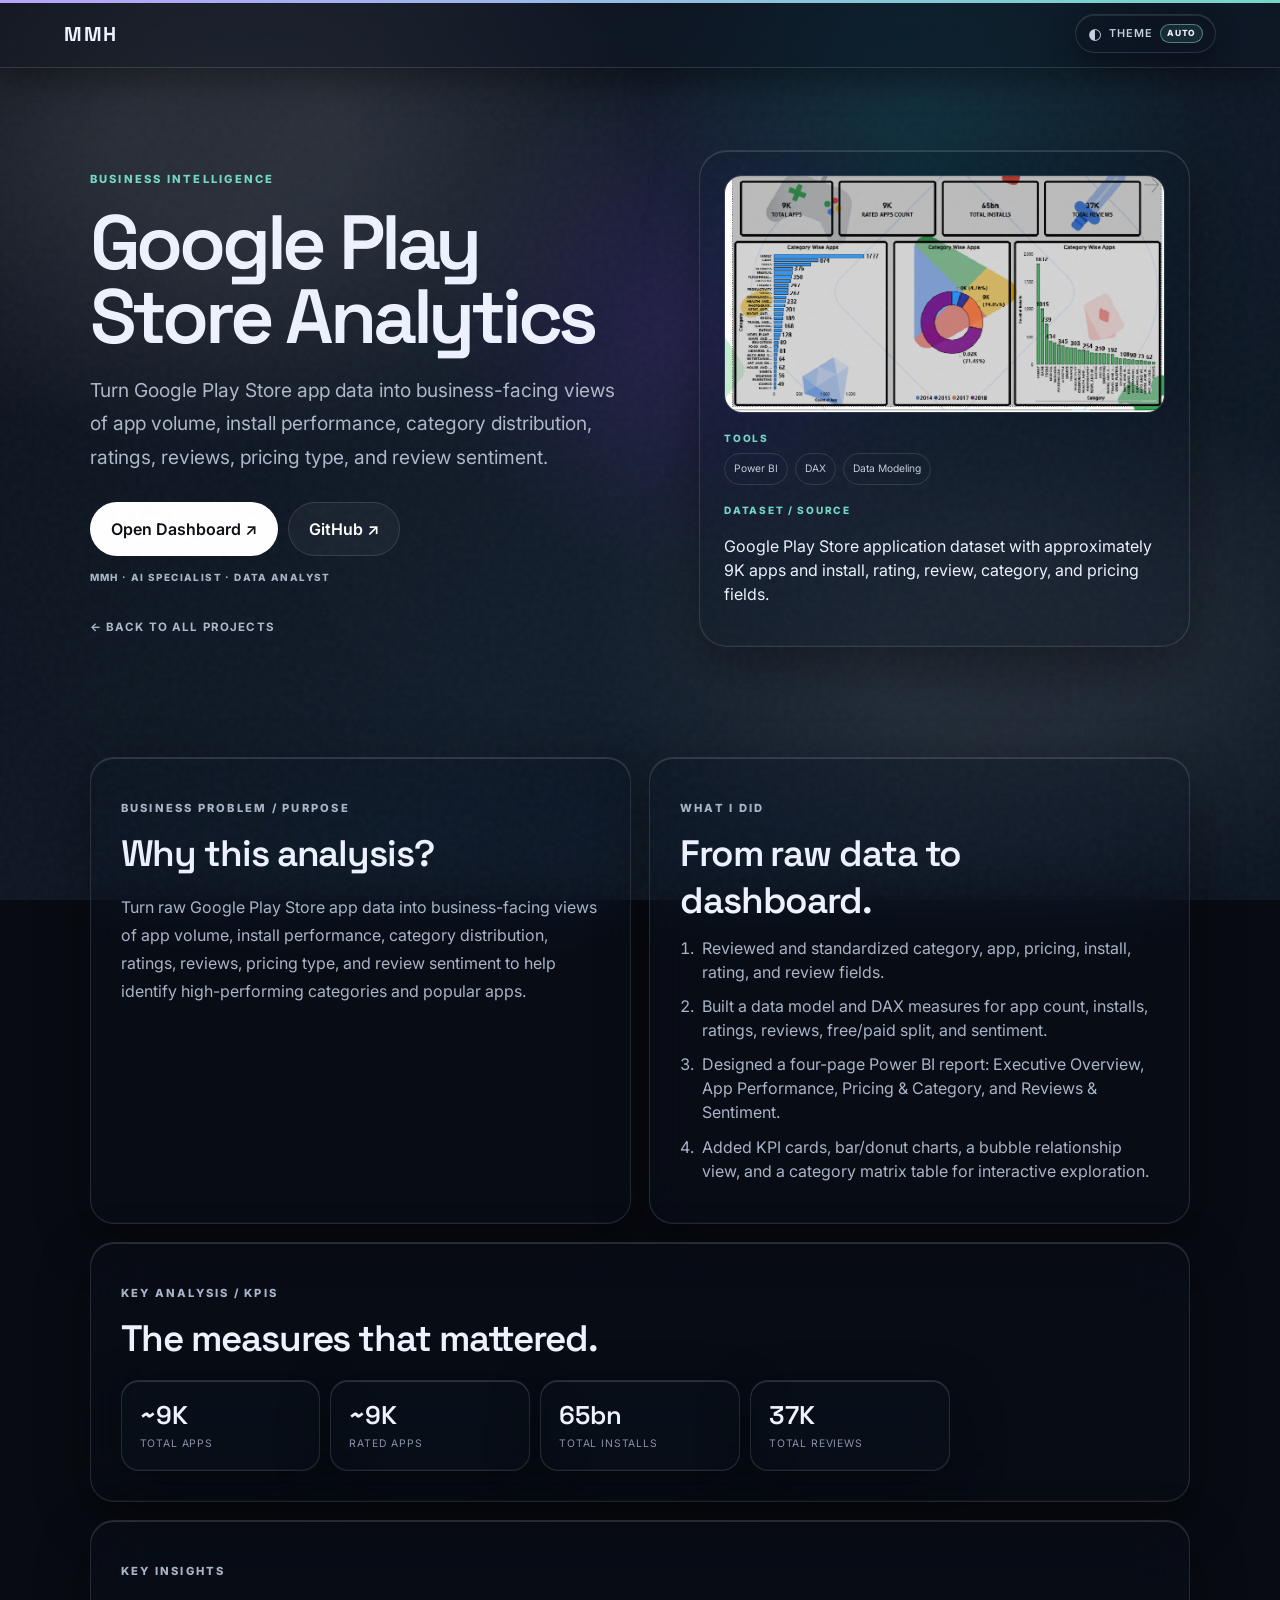
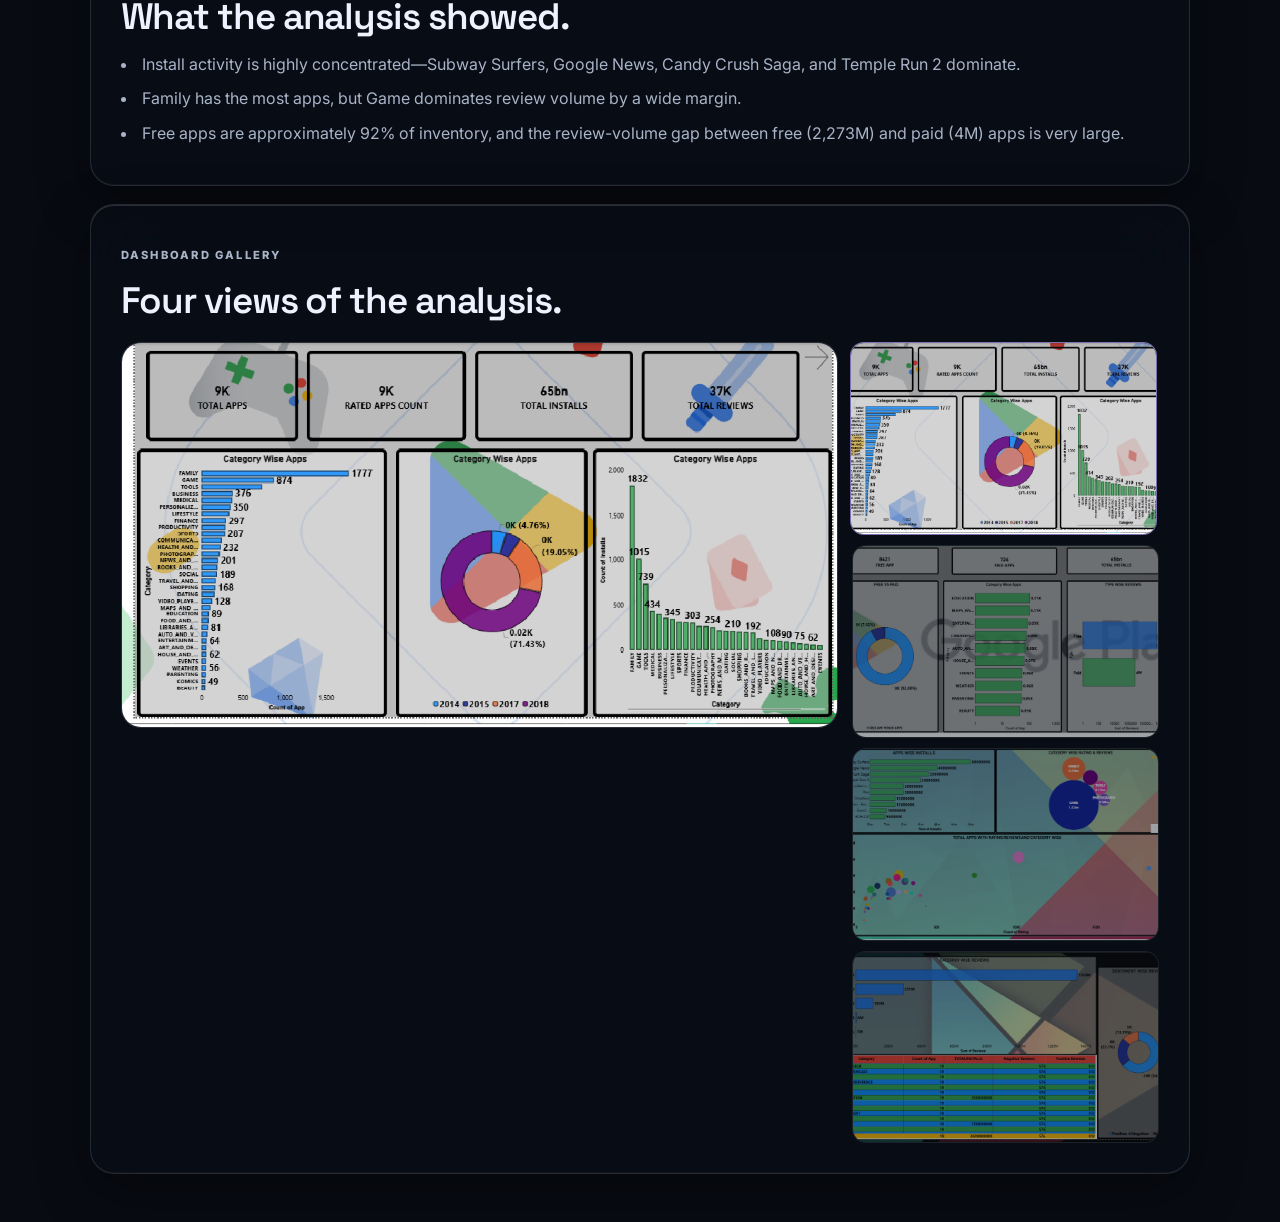
<file: projects/google-play.html>
<!doctype html>
<html lang="en">
<head>
  <meta charset="utf-8">
  <meta name="viewport" content="width=device-width, initial-scale=1">
  <meta name="theme-color" content="#080b12" id="themeColorMeta">
  <meta name="color-scheme" content="dark light">
  <meta name="description" content="Turn Google Play Store app data into business-facing views of app volume, install performance, category distribution, ratings, reviews, pricing type, and review sentiment.">
  <title>Google Play Store Analytics · MMH · AI SPECIALIST · DATA ANALYST</title>
  <link rel="stylesheet" href="../styles.css">
</head>
<body class="case-page">
  <div class="noise" aria-hidden="true"></div>
  <div class="progress" aria-hidden="true"><span style="width:100%"></span></div>
  <header class="nav is-scrolled">
    <a class="brand" href="../index.html">MMH</a>
    <details class="case-nav-dropdown">
      <summary>Menu</summary>
      <nav class="nav-links case-nav-links" aria-label="Project navigation">
          <a href="../index.html#projects">Projects</a>
          <a href="../index.html#about">About</a>
          <a href="../index.html#contact">Contact</a>
      </nav>
    </details>
    <div class="theme-control case-theme-control">
      <button class="theme-trigger" id="themeTrigger" type="button" aria-expanded="false" aria-controls="themeMenu" aria-haspopup="true">
        <span class="theme-trigger-icon" aria-hidden="true">◐</span><span class="case-theme-trigger-label">Theme</span><span class="case-theme-mode" id="themeModeLabel"></span>
      </button>
      <div class="theme-menu" id="themeMenu" role="menu" aria-label="Choose website theme" hidden>
        <p class="theme-menu-title">Choose atmosphere</p>
        <button type="button" class="theme-option" data-theme-auto role="menuitemradio" aria-checked="false"><span class="theme-swatch auto"></span><span><b>AUTO</b><small>Cycle every 30 seconds</small></span></button>
        <button type="button" class="theme-option" data-theme-choice="midnight" role="menuitemradio" aria-checked="false"><span class="theme-swatch midnight"></span><span><b>Midnight Data</b><small>Default · cinematic</small></span></button>
        <button type="button" class="theme-option" data-theme-choice="aurora" role="menuitemradio" aria-checked="false"><span class="theme-swatch aurora"></span><span><b>Aurora AI</b><small>Bright blue · cyan · violet</small></span></button>
        <button type="button" class="theme-option" data-theme-choice="emerald" role="menuitemradio" aria-checked="false"><span class="theme-swatch emerald"></span><span><b>Emerald Analytics</b><small>Fresh green · teal</small></span></button>
        <button type="button" class="theme-option" data-theme-choice="cosmic" role="menuitemradio" aria-checked="false"><span class="theme-swatch cosmic"></span><span><b>Cosmic Violet</b><small>Luminous violet · blue</small></span></button>
        <button type="button" class="theme-option" data-theme-choice="light" role="menuitemradio" aria-checked="false"><span class="theme-swatch light"></span><span><b>Light Mode</b><small>Blue sky · white clouds</small></span></button>
      </div>
    </div>
  </header>
  <main class="case-main">

    <section class="case-hero">
      <div>
        <p class="case-kicker">BUSINESS INTELLIGENCE</p>
        <h1>Google Play Store Analytics</h1>
        <p class="case-lede">Turn Google Play Store app data into business-facing views of app volume, install performance, category distribution, ratings, reviews, pricing type, and review sentiment.</p>
        <div class="case-hero-actions">
          <a class="btn primary" href="https://mohammedmanzoor1.github.io/app-category-installs-sentiment-analysis/" target="_blank" rel="noopener noreferrer">Open Dashboard ↗</a>
          <a class="btn ghost" href="https://github.com/mohammedmanzoor1/app-category-installs-sentiment-analysis" target="_blank" rel="noopener noreferrer">GitHub ↗</a>
        </div>
        <p class="case-signature">MMH · AI SPECIALIST · DATA ANALYST</p>
        <a class="case-back-link" href="../index.html#projects">← Back to all projects</a>
      </div>
      <aside class="case-meta-card">
        <img src="../assets/project-04-google-play-01.png" alt="Google Play Store Analytics dashboard screenshot" loading="eager">
        <p class="case-meta-label">Tools</p>
        <div class="case-tools"><span>Power BI</span><span>DAX</span><span>Data Modeling</span></div>
        <p class="case-meta-label">Dataset / source</p>
        <p>Google Play Store application dataset with approximately 9K apps and install, rating, review, category, and pricing fields.</p>
      </aside>
    </section>
    <section class="case-section">
      <div class="case-grid">
        <article class="case-panel">
          <p class="case-kicker">Business problem / purpose</p>
          <h2>Why this analysis?</h2>
          <p>Turn raw Google Play Store app data into business-facing views of app volume, install performance, category distribution, ratings, reviews, pricing type, and review sentiment to help identify high-performing categories and popular apps.</p>
        </article>
        <article class="case-panel">
          <p class="case-kicker">What I did</p>
          <h2>From raw data to dashboard.</h2>
          <ol class="case-list"><li>Reviewed and standardized category, app, pricing, install, rating, and review fields.</li><li>Built a data model and DAX measures for app count, installs, ratings, reviews, free/paid split, and sentiment.</li><li>Designed a four-page Power BI report: Executive Overview, App Performance, Pricing &amp; Category, and Reviews &amp; Sentiment.</li><li>Added KPI cards, bar/donut charts, a bubble relationship view, and a category matrix table for interactive exploration.</li></ol>
        </article>
        <article class="case-panel wide">
          <p class="case-kicker">Key analysis / KPIs</p>
          <h2>The measures that mattered.</h2>
          <div class="case-kpis"><div class="case-kpi"><strong>~9K</strong><span>Total Apps</span></div><div class="case-kpi"><strong>~9K</strong><span>Rated Apps</span></div><div class="case-kpi"><strong>65bn</strong><span>Total Installs</span></div><div class="case-kpi"><strong>37K</strong><span>Total Reviews</span></div></div>
        </article>
        <article class="case-panel wide">
          <p class="case-kicker">Key insights</p>
          <h2>What the analysis showed.</h2>
          <ul class="case-list"><li>Install activity is highly concentrated—Subway Surfers, Google News, Candy Crush Saga, and Temple Run 2 dominate.</li><li>Family has the most apps, but Game dominates review volume by a wide margin.</li><li>Free apps are approximately 92% of inventory, and the review-volume gap between free (2,273M) and paid (4M) apps is very large.</li></ul>
        </article>
      <div class="case-panel wide">
        <p class="case-kicker">Dashboard gallery</p>
        <h2>Four views of the analysis.</h2>
        <div class="case-gallery">
          <div class="case-gallery-main"><img id="galleryMain" src="../assets/project-04-google-play-01.png" alt="Google Play Store Analytics dashboard screenshot 1"></div>
          <div class="case-gallery-thumbs"><button class="case-gallery-thumb is-active" type="button" data-gallery-src="../assets/project-04-google-play-01.png" aria-label="Show dashboard screenshot 1"><img src="../assets/project-04-google-play-01.png" alt="Google Play Store Analytics dashboard screenshot 1"></button><button class="case-gallery-thumb" type="button" data-gallery-src="../assets/project-04-google-play-02.png" aria-label="Show dashboard screenshot 2"><img src="../assets/project-04-google-play-02.png" alt="Google Play Store Analytics dashboard screenshot 2"></button><button class="case-gallery-thumb" type="button" data-gallery-src="../assets/project-04-google-play-03.png" aria-label="Show dashboard screenshot 3"><img src="../assets/project-04-google-play-03.png" alt="Google Play Store Analytics dashboard screenshot 3"></button><button class="case-gallery-thumb" type="button" data-gallery-src="../assets/project-04-google-play-04.png" aria-label="Show dashboard screenshot 4"><img src="../assets/project-04-google-play-04.png" alt="Google Play Store Analytics dashboard screenshot 4"></button></div>
        </div>
      </div>
      </div>
    </section>

<script>
  const main = document.getElementById('galleryMain');
  document.querySelectorAll('.case-gallery-thumb').forEach((button) => {
    button.addEventListener('click', () => {
      main.src = button.dataset.gallerySrc;
      main.alt = button.querySelector('img').alt;
      document.querySelectorAll('.case-gallery-thumb').forEach((b) => b.classList.remove('is-active'));
      button.classList.add('is-active');
    });
  });
</script>
  </main>
  <script src="../case-theme.js"></script>
</body>
</html>
</file>
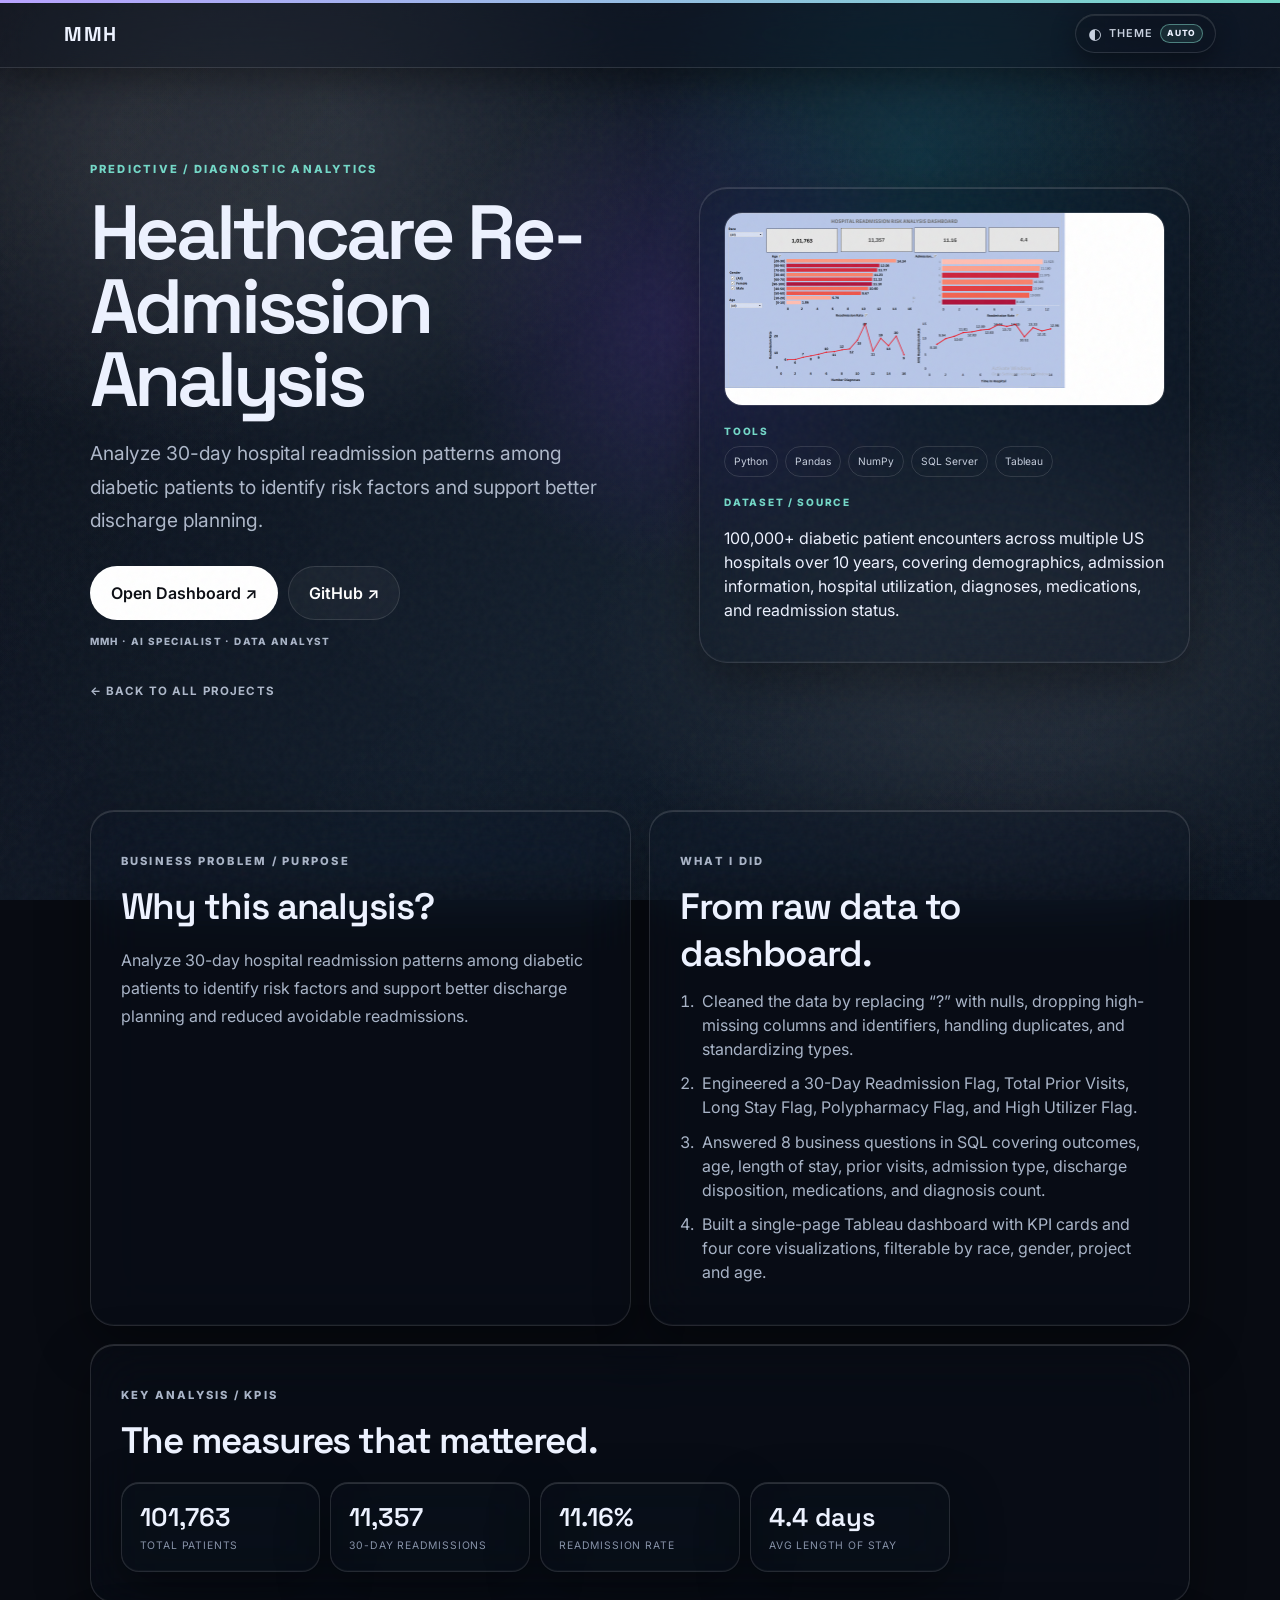
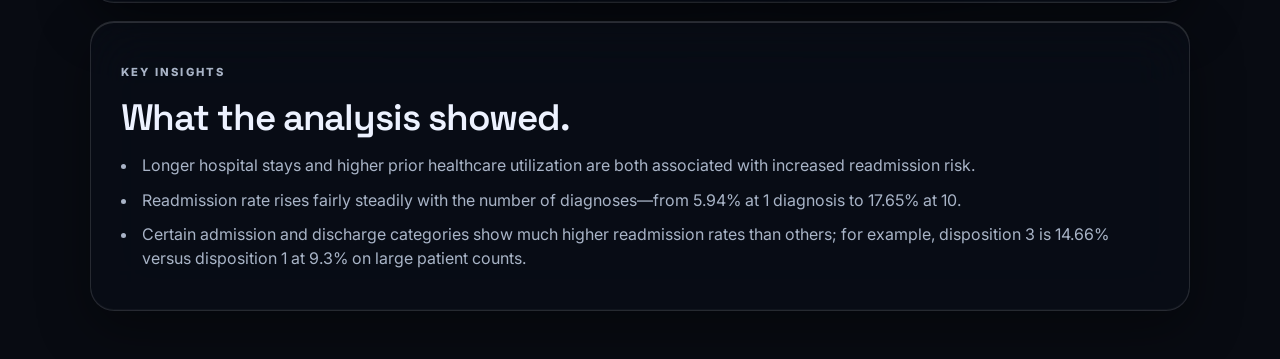
<file: projects/healthcare.html>
<!doctype html>
<html lang="en">
<head>
  <meta charset="utf-8">
  <meta name="viewport" content="width=device-width, initial-scale=1">
  <meta name="theme-color" content="#080b12" id="themeColorMeta">
  <meta name="color-scheme" content="dark light">
  <meta name="description" content="Analyze 30-day hospital readmission patterns among diabetic patients to identify risk factors and support better discharge planning.">
  <title>Healthcare Re-Admission Analysis · MMH · AI SPECIALIST · DATA ANALYST</title>
  <link rel="stylesheet" href="../styles.css">
</head>
<body class="case-page">
  <div class="noise" aria-hidden="true"></div>
  <div class="progress" aria-hidden="true"><span style="width:100%"></span></div>
  <header class="nav is-scrolled">
    <a class="brand" href="../index.html">MMH</a>
    <details class="case-nav-dropdown">
      <summary>Menu</summary>
      <nav class="nav-links case-nav-links" aria-label="Project navigation">
          <a href="../index.html#projects">Projects</a>
          <a href="../index.html#about">About</a>
          <a href="../index.html#contact">Contact</a>
      </nav>
    </details>
    <div class="theme-control case-theme-control">
      <button class="theme-trigger" id="themeTrigger" type="button" aria-expanded="false" aria-controls="themeMenu" aria-haspopup="true">
        <span class="theme-trigger-icon" aria-hidden="true">◐</span><span class="case-theme-trigger-label">Theme</span><span class="case-theme-mode" id="themeModeLabel"></span>
      </button>
      <div class="theme-menu" id="themeMenu" role="menu" aria-label="Choose website theme" hidden>
        <p class="theme-menu-title">Choose atmosphere</p>
        <button type="button" class="theme-option" data-theme-auto role="menuitemradio" aria-checked="false"><span class="theme-swatch auto"></span><span><b>AUTO</b><small>Cycle every 30 seconds</small></span></button>
        <button type="button" class="theme-option" data-theme-choice="midnight" role="menuitemradio" aria-checked="false"><span class="theme-swatch midnight"></span><span><b>Midnight Data</b><small>Default · cinematic</small></span></button>
        <button type="button" class="theme-option" data-theme-choice="aurora" role="menuitemradio" aria-checked="false"><span class="theme-swatch aurora"></span><span><b>Aurora AI</b><small>Bright blue · cyan · violet</small></span></button>
        <button type="button" class="theme-option" data-theme-choice="emerald" role="menuitemradio" aria-checked="false"><span class="theme-swatch emerald"></span><span><b>Emerald Analytics</b><small>Fresh green · teal</small></span></button>
        <button type="button" class="theme-option" data-theme-choice="cosmic" role="menuitemradio" aria-checked="false"><span class="theme-swatch cosmic"></span><span><b>Cosmic Violet</b><small>Luminous violet · blue</small></span></button>
        <button type="button" class="theme-option" data-theme-choice="light" role="menuitemradio" aria-checked="false"><span class="theme-swatch light"></span><span><b>Light Mode</b><small>Blue sky · white clouds</small></span></button>
      </div>
    </div>
  </header>
  <main class="case-main">

    <section class="case-hero">
      <div>
        <p class="case-kicker">PREDICTIVE / DIAGNOSTIC ANALYTICS</p>
        <h1>Healthcare Re-Admission Analysis</h1>
        <p class="case-lede">Analyze 30-day hospital readmission patterns among diabetic patients to identify risk factors and support better discharge planning.</p>
        <div class="case-hero-actions">
          <a class="btn primary" href="https://mohammedmanzoor1.github.io/healthcare-re-admission-analysis/" target="_blank" rel="noopener noreferrer">Open Dashboard ↗</a>
          <a class="btn ghost" href="https://github.com/mohammedmanzoor1/healthcare-re-admission-analysis" target="_blank" rel="noopener noreferrer">GitHub ↗</a>
        </div>
        <p class="case-signature">MMH · AI SPECIALIST · DATA ANALYST</p>
        <a class="case-back-link" href="../index.html#projects">← Back to all projects</a>
      </div>
      <aside class="case-meta-card">
        <img src="../assets/project-01-healthcare.png" alt="Healthcare Re-Admission Analysis dashboard screenshot" loading="eager">
        <p class="case-meta-label">Tools</p>
        <div class="case-tools"><span>Python</span><span>Pandas</span><span>NumPy</span><span>SQL Server</span><span>Tableau</span></div>
        <p class="case-meta-label">Dataset / source</p>
        <p>100,000+ diabetic patient encounters across multiple US hospitals over 10 years, covering demographics, admission information, hospital utilization, diagnoses, medications, and readmission status.</p>
      </aside>
    </section>
    <section class="case-section">
      <div class="case-grid">
        <article class="case-panel">
          <p class="case-kicker">Business problem / purpose</p>
          <h2>Why this analysis?</h2>
          <p>Analyze 30-day hospital readmission patterns among diabetic patients to identify risk factors and support better discharge planning and reduced avoidable readmissions.</p>
        </article>
        <article class="case-panel">
          <p class="case-kicker">What I did</p>
          <h2>From raw data to dashboard.</h2>
          <ol class="case-list"><li>Cleaned the data by replacing “?” with nulls, dropping high-missing columns and identifiers, handling duplicates, and standardizing types.</li><li>Engineered a 30-Day Readmission Flag, Total Prior Visits, Long Stay Flag, Polypharmacy Flag, and High Utilizer Flag.</li><li>Answered 8 business questions in SQL covering outcomes, age, length of stay, prior visits, admission type, discharge disposition, medications, and diagnosis count.</li><li>Built a single-page Tableau dashboard with KPI cards and four core visualizations, filterable by race, gender, project and age.</li></ol>
        </article>
        <article class="case-panel wide">
          <p class="case-kicker">Key analysis / KPIs</p>
          <h2>The measures that mattered.</h2>
          <div class="case-kpis"><div class="case-kpi"><strong>101,763</strong><span>Total Patients</span></div><div class="case-kpi"><strong>11,357</strong><span>30-Day Readmissions</span></div><div class="case-kpi"><strong>11.16%</strong><span>Readmission Rate</span></div><div class="case-kpi"><strong>4.4 days</strong><span>Avg Length of Stay</span></div></div>
        </article>
        <article class="case-panel wide">
          <p class="case-kicker">Key insights</p>
          <h2>What the analysis showed.</h2>
          <ul class="case-list"><li>Longer hospital stays and higher prior healthcare utilization are both associated with increased readmission risk.</li><li>Readmission rate rises fairly steadily with the number of diagnoses—from 5.94% at 1 diagnosis to 17.65% at 10.</li><li>Certain admission and discharge categories show much higher readmission rates than others; for example, disposition 3 is 14.66% versus disposition 1 at 9.3% on large patient counts.</li></ul>
        </article>
      </div>
    </section>
  </main>
  <script src="../case-theme.js"></script>
</body>
</html>
</file>
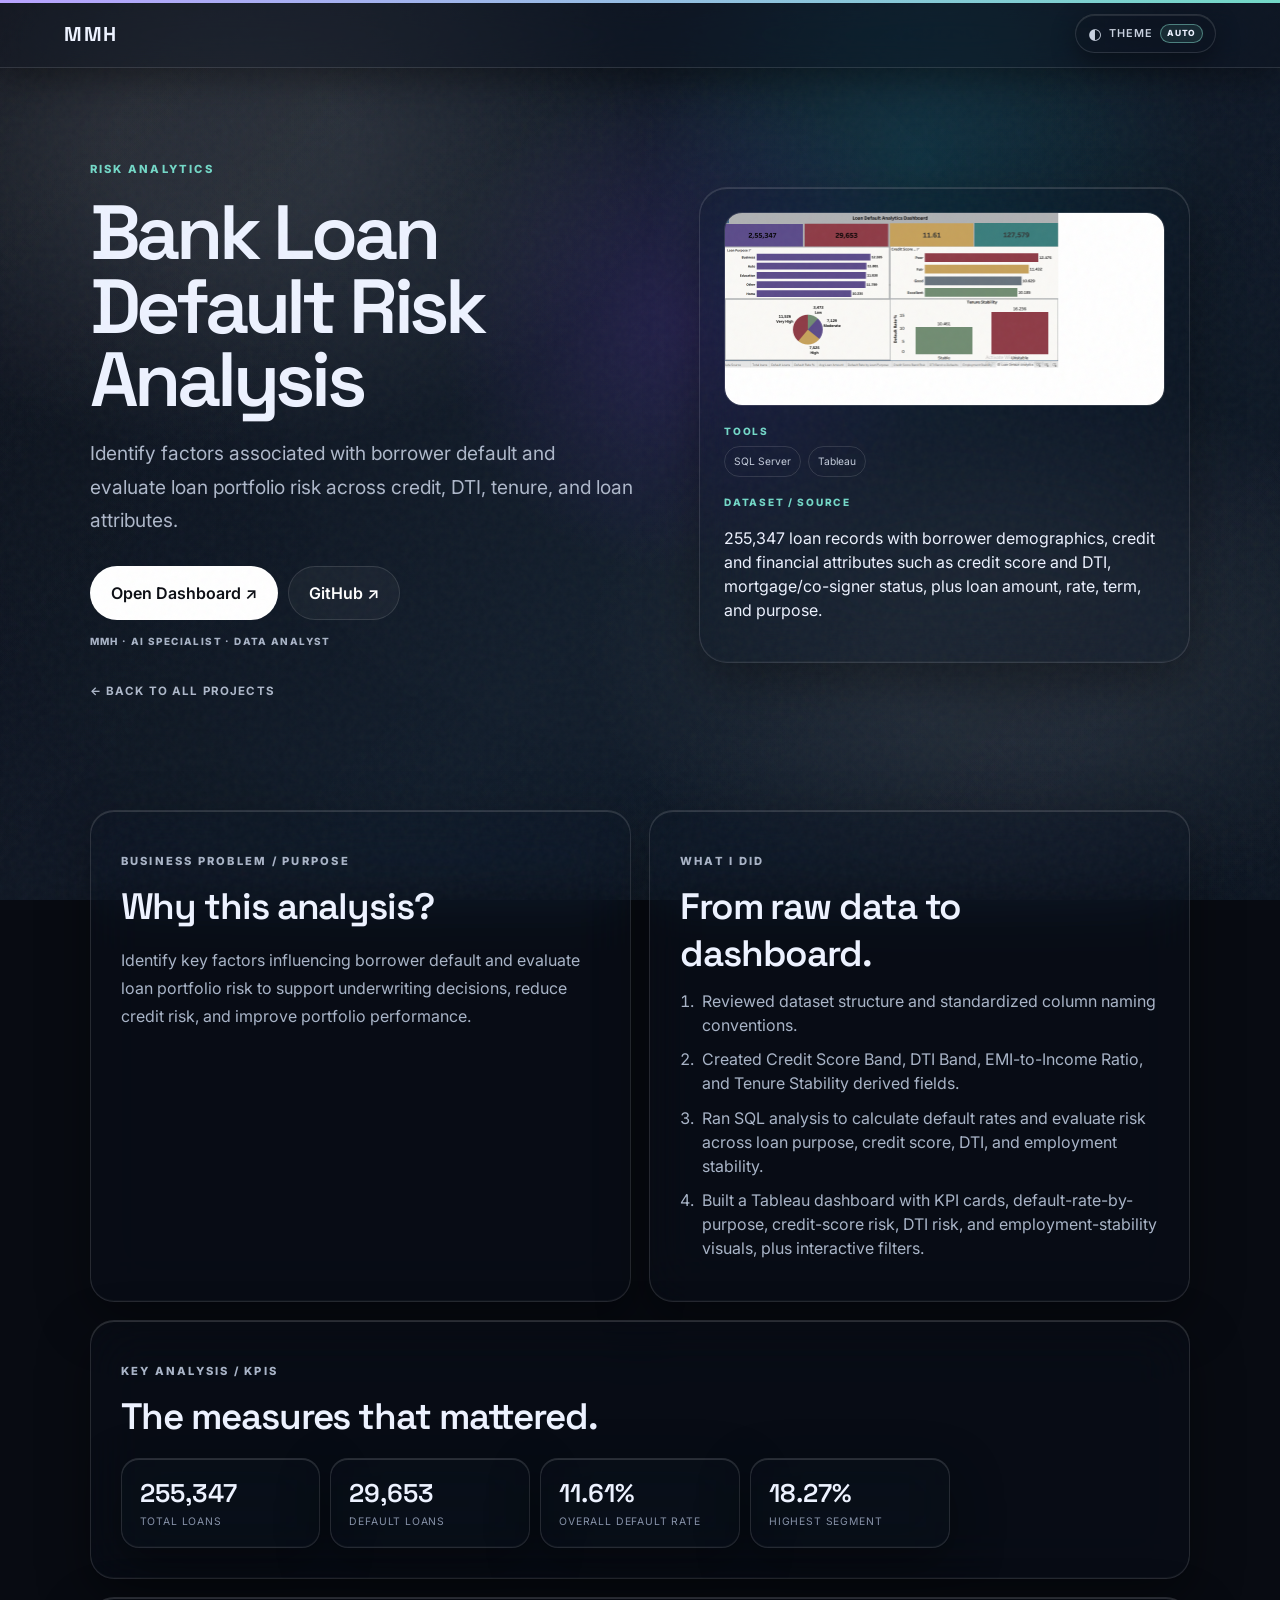
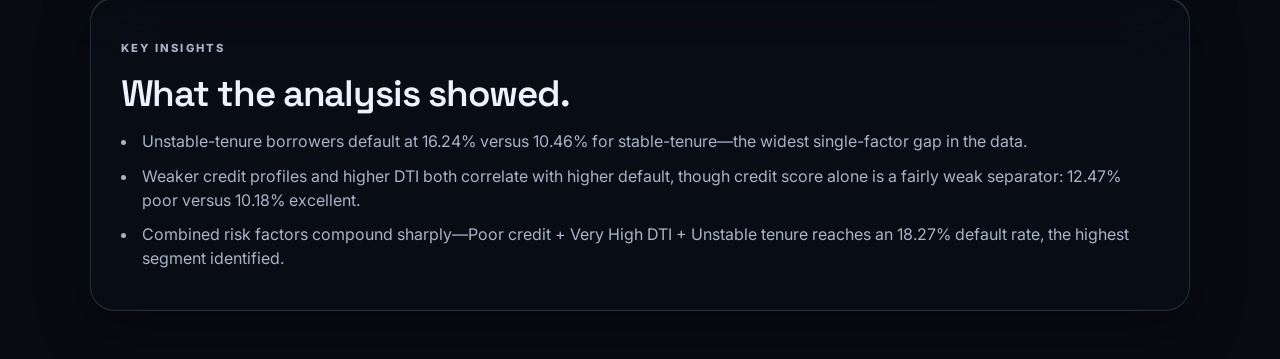
<file: projects/loan-default.html>
<!doctype html>
<html lang="en">
<head>
  <meta charset="utf-8">
  <meta name="viewport" content="width=device-width, initial-scale=1">
  <meta name="theme-color" content="#080b12" id="themeColorMeta">
  <meta name="color-scheme" content="dark light">
  <meta name="description" content="Identify factors associated with borrower default and evaluate loan portfolio risk across credit, DTI, tenure, and loan attributes.">
  <title>Bank Loan Default Risk Analysis · MMH · AI SPECIALIST · DATA ANALYST</title>
  <link rel="stylesheet" href="../styles.css">
</head>
<body class="case-page">
  <div class="noise" aria-hidden="true"></div>
  <div class="progress" aria-hidden="true"><span style="width:100%"></span></div>
  <header class="nav is-scrolled">
    <a class="brand" href="../index.html">MMH</a>
    <details class="case-nav-dropdown">
      <summary>Menu</summary>
      <nav class="nav-links case-nav-links" aria-label="Project navigation">
          <a href="../index.html#projects">Projects</a>
          <a href="../index.html#about">About</a>
          <a href="../index.html#contact">Contact</a>
      </nav>
    </details>
    <div class="theme-control case-theme-control">
      <button class="theme-trigger" id="themeTrigger" type="button" aria-expanded="false" aria-controls="themeMenu" aria-haspopup="true">
        <span class="theme-trigger-icon" aria-hidden="true">◐</span><span class="case-theme-trigger-label">Theme</span><span class="case-theme-mode" id="themeModeLabel"></span>
      </button>
      <div class="theme-menu" id="themeMenu" role="menu" aria-label="Choose website theme" hidden>
        <p class="theme-menu-title">Choose atmosphere</p>
        <button type="button" class="theme-option" data-theme-auto role="menuitemradio" aria-checked="false"><span class="theme-swatch auto"></span><span><b>AUTO</b><small>Cycle every 30 seconds</small></span></button>
        <button type="button" class="theme-option" data-theme-choice="midnight" role="menuitemradio" aria-checked="false"><span class="theme-swatch midnight"></span><span><b>Midnight Data</b><small>Default · cinematic</small></span></button>
        <button type="button" class="theme-option" data-theme-choice="aurora" role="menuitemradio" aria-checked="false"><span class="theme-swatch aurora"></span><span><b>Aurora AI</b><small>Bright blue · cyan · violet</small></span></button>
        <button type="button" class="theme-option" data-theme-choice="emerald" role="menuitemradio" aria-checked="false"><span class="theme-swatch emerald"></span><span><b>Emerald Analytics</b><small>Fresh green · teal</small></span></button>
        <button type="button" class="theme-option" data-theme-choice="cosmic" role="menuitemradio" aria-checked="false"><span class="theme-swatch cosmic"></span><span><b>Cosmic Violet</b><small>Luminous violet · blue</small></span></button>
        <button type="button" class="theme-option" data-theme-choice="light" role="menuitemradio" aria-checked="false"><span class="theme-swatch light"></span><span><b>Light Mode</b><small>Blue sky · white clouds</small></span></button>
      </div>
    </div>
  </header>
  <main class="case-main">

    <section class="case-hero">
      <div>
        <p class="case-kicker">RISK ANALYTICS</p>
        <h1>Bank Loan Default Risk Analysis</h1>
        <p class="case-lede">Identify factors associated with borrower default and evaluate loan portfolio risk across credit, DTI, tenure, and loan attributes.</p>
        <div class="case-hero-actions">
          <a class="btn primary" href="https://mohammedmanzoor1.github.io/bank-loan-default-risk-analysis/" target="_blank" rel="noopener noreferrer">Open Dashboard ↗</a>
          <a class="btn ghost" href="https://github.com/mohammedmanzoor1/bank-loan-default-risk-analysis" target="_blank" rel="noopener noreferrer">GitHub ↗</a>
        </div>
        <p class="case-signature">MMH · AI SPECIALIST · DATA ANALYST</p>
        <a class="case-back-link" href="../index.html#projects">← Back to all projects</a>
      </div>
      <aside class="case-meta-card">
        <img src="../assets/project-02-loan.png" alt="Bank Loan Default Risk Analysis dashboard screenshot" loading="eager">
        <p class="case-meta-label">Tools</p>
        <div class="case-tools"><span>SQL Server</span><span>Tableau</span></div>
        <p class="case-meta-label">Dataset / source</p>
        <p>255,347 loan records with borrower demographics, credit and financial attributes such as credit score and DTI, mortgage/co-signer status, plus loan amount, rate, term, and purpose.</p>
      </aside>
    </section>
    <section class="case-section">
      <div class="case-grid">
        <article class="case-panel">
          <p class="case-kicker">Business problem / purpose</p>
          <h2>Why this analysis?</h2>
          <p>Identify key factors influencing borrower default and evaluate loan portfolio risk to support underwriting decisions, reduce credit risk, and improve portfolio performance.</p>
        </article>
        <article class="case-panel">
          <p class="case-kicker">What I did</p>
          <h2>From raw data to dashboard.</h2>
          <ol class="case-list"><li>Reviewed dataset structure and standardized column naming conventions.</li><li>Created Credit Score Band, DTI Band, EMI-to-Income Ratio, and Tenure Stability derived fields.</li><li>Ran SQL analysis to calculate default rates and evaluate risk across loan purpose, credit score, DTI, and employment stability.</li><li>Built a Tableau dashboard with KPI cards, default-rate-by-purpose, credit-score risk, DTI risk, and employment-stability visuals, plus interactive filters.</li></ol>
        </article>
        <article class="case-panel wide">
          <p class="case-kicker">Key analysis / KPIs</p>
          <h2>The measures that mattered.</h2>
          <div class="case-kpis"><div class="case-kpi"><strong>255,347</strong><span>Total Loans</span></div><div class="case-kpi"><strong>29,653</strong><span>Default Loans</span></div><div class="case-kpi"><strong>11.61%</strong><span>Overall Default Rate</span></div><div class="case-kpi"><strong>18.27%</strong><span>Highest segment</span></div></div>
        </article>
        <article class="case-panel wide">
          <p class="case-kicker">Key insights</p>
          <h2>What the analysis showed.</h2>
          <ul class="case-list"><li>Unstable-tenure borrowers default at 16.24% versus 10.46% for stable-tenure—the widest single-factor gap in the data.</li><li>Weaker credit profiles and higher DTI both correlate with higher default, though credit score alone is a fairly weak separator: 12.47% poor versus 10.18% excellent.</li><li>Combined risk factors compound sharply—Poor credit + Very High DTI + Unstable tenure reaches an 18.27% default rate, the highest segment identified.</li></ul>
        </article>
      </div>
    </section>
  </main>
  <script src="../case-theme.js"></script>
</body>
</html>
</file>
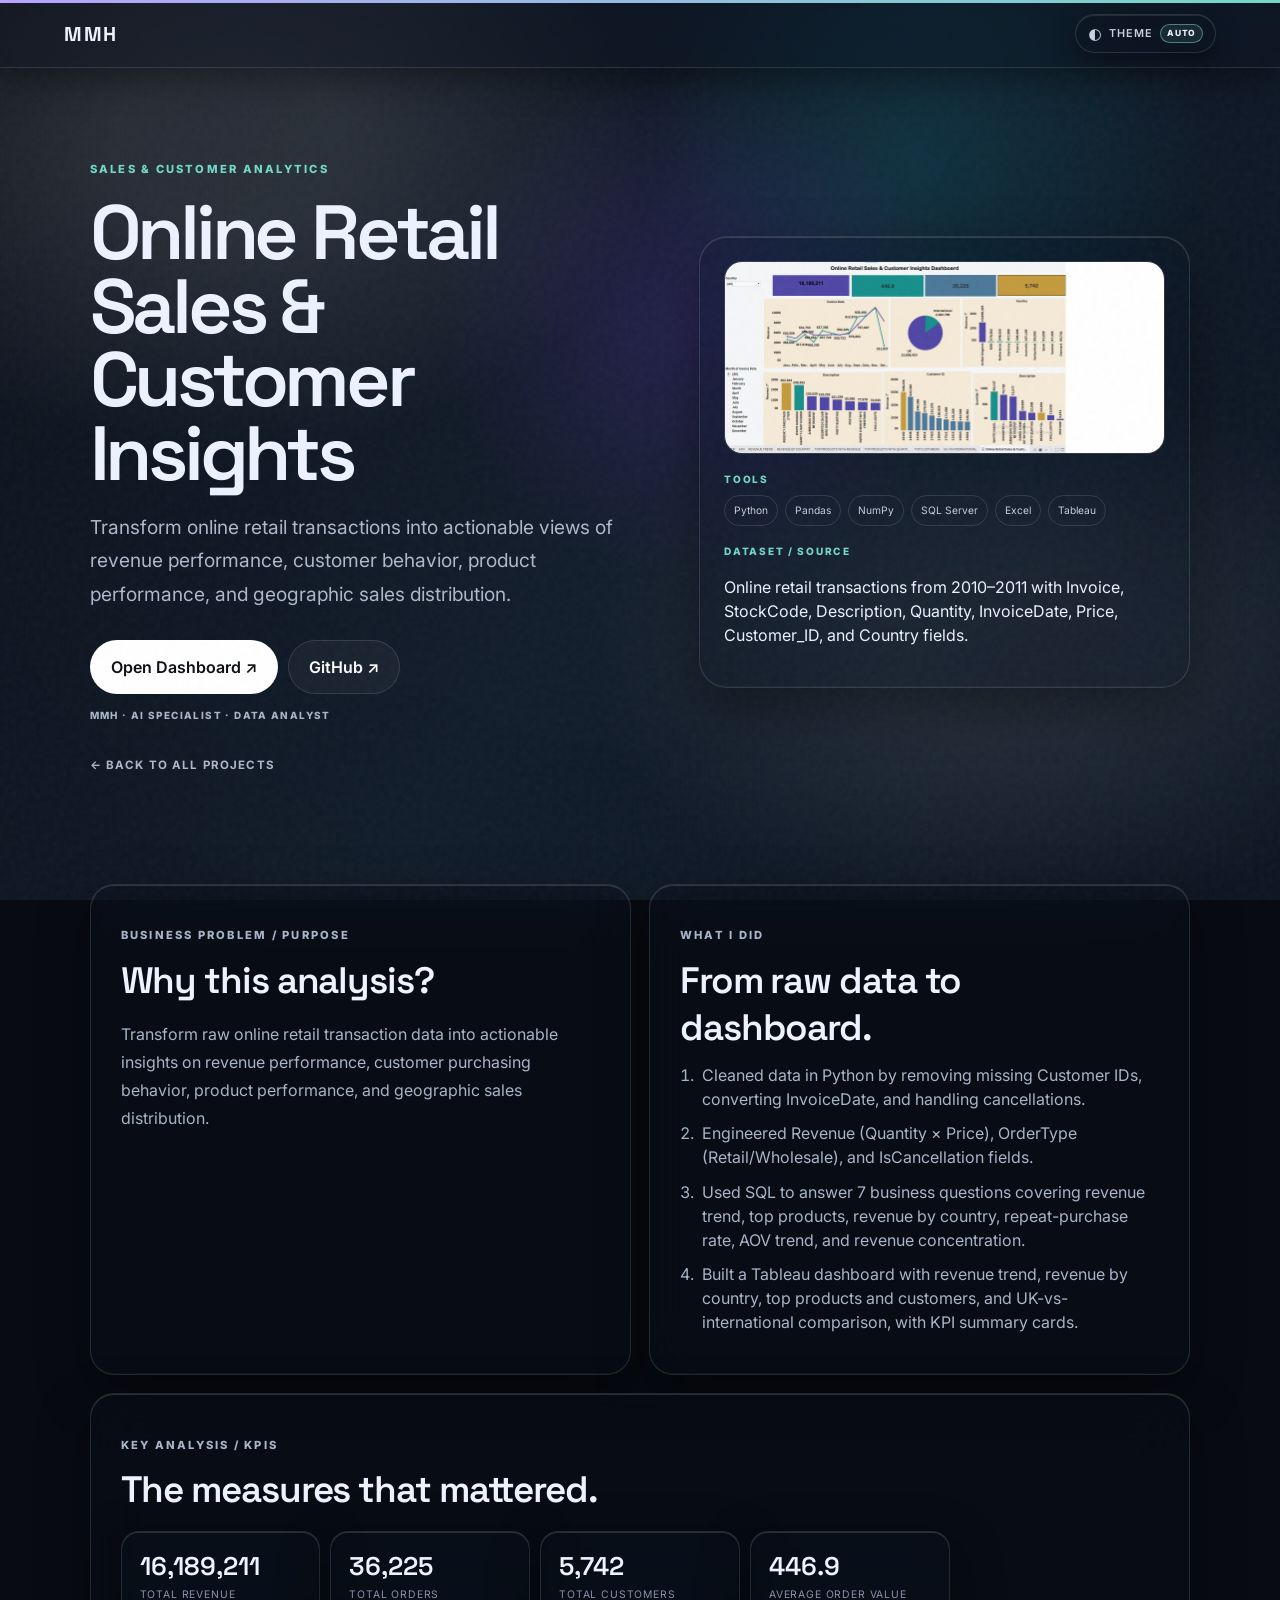
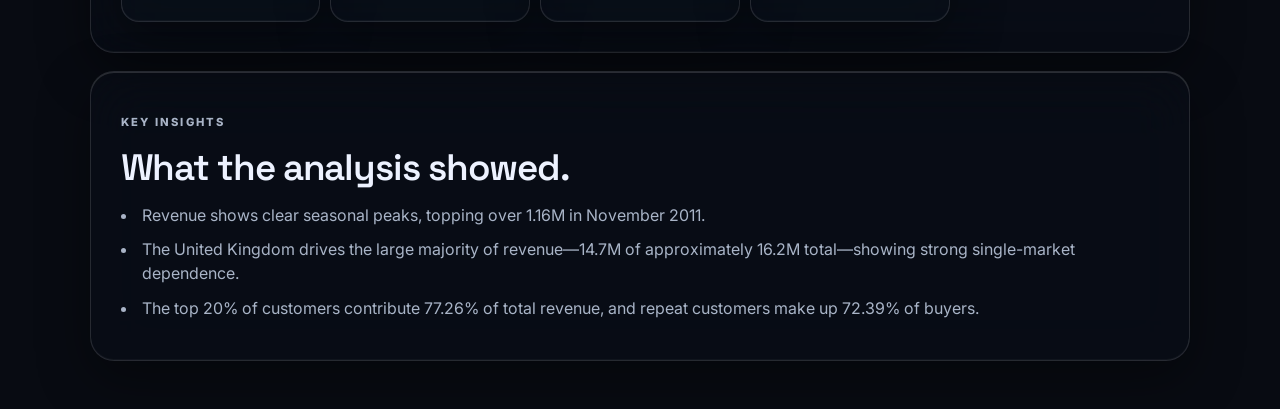
<file: projects/online-retail.html>
<!doctype html>
<html lang="en">
<head>
  <meta charset="utf-8">
  <meta name="viewport" content="width=device-width, initial-scale=1">
  <meta name="theme-color" content="#080b12" id="themeColorMeta">
  <meta name="color-scheme" content="dark light">
  <meta name="description" content="Transform online retail transactions into actionable views of revenue performance, customer behavior, product performance, and geographic sales distribution.">
  <title>Online Retail Sales &amp; Customer Insights · MMH · AI SPECIALIST · DATA ANALYST</title>
  <link rel="stylesheet" href="../styles.css">
</head>
<body class="case-page">
  <div class="noise" aria-hidden="true"></div>
  <div class="progress" aria-hidden="true"><span style="width:100%"></span></div>
  <header class="nav is-scrolled">
    <a class="brand" href="../index.html">MMH</a>
    <details class="case-nav-dropdown">
      <summary>Menu</summary>
      <nav class="nav-links case-nav-links" aria-label="Project navigation">
          <a href="../index.html#projects">Projects</a>
          <a href="../index.html#about">About</a>
          <a href="../index.html#contact">Contact</a>
      </nav>
    </details>
    <div class="theme-control case-theme-control">
      <button class="theme-trigger" id="themeTrigger" type="button" aria-expanded="false" aria-controls="themeMenu" aria-haspopup="true">
        <span class="theme-trigger-icon" aria-hidden="true">◐</span><span class="case-theme-trigger-label">Theme</span><span class="case-theme-mode" id="themeModeLabel"></span>
      </button>
      <div class="theme-menu" id="themeMenu" role="menu" aria-label="Choose website theme" hidden>
        <p class="theme-menu-title">Choose atmosphere</p>
        <button type="button" class="theme-option" data-theme-auto role="menuitemradio" aria-checked="false"><span class="theme-swatch auto"></span><span><b>AUTO</b><small>Cycle every 30 seconds</small></span></button>
        <button type="button" class="theme-option" data-theme-choice="midnight" role="menuitemradio" aria-checked="false"><span class="theme-swatch midnight"></span><span><b>Midnight Data</b><small>Default · cinematic</small></span></button>
        <button type="button" class="theme-option" data-theme-choice="aurora" role="menuitemradio" aria-checked="false"><span class="theme-swatch aurora"></span><span><b>Aurora AI</b><small>Bright blue · cyan · violet</small></span></button>
        <button type="button" class="theme-option" data-theme-choice="emerald" role="menuitemradio" aria-checked="false"><span class="theme-swatch emerald"></span><span><b>Emerald Analytics</b><small>Fresh green · teal</small></span></button>
        <button type="button" class="theme-option" data-theme-choice="cosmic" role="menuitemradio" aria-checked="false"><span class="theme-swatch cosmic"></span><span><b>Cosmic Violet</b><small>Luminous violet · blue</small></span></button>
        <button type="button" class="theme-option" data-theme-choice="light" role="menuitemradio" aria-checked="false"><span class="theme-swatch light"></span><span><b>Light Mode</b><small>Blue sky · white clouds</small></span></button>
      </div>
    </div>
  </header>
  <main class="case-main">

    <section class="case-hero">
      <div>
        <p class="case-kicker">SALES &amp; CUSTOMER ANALYTICS</p>
        <h1>Online Retail Sales &amp; Customer Insights</h1>
        <p class="case-lede">Transform online retail transactions into actionable views of revenue performance, customer behavior, product performance, and geographic sales distribution.</p>
        <div class="case-hero-actions">
          <a class="btn primary" href="https://mohammedmanzoor1.github.io/Retail-revenue-customer-insights/" target="_blank" rel="noopener noreferrer">Open Dashboard ↗</a>
          <a class="btn ghost" href="https://github.com/mohammedmanzoor1/Retail-revenue-customer-insights" target="_blank" rel="noopener noreferrer">GitHub ↗</a>
        </div>
        <p class="case-signature">MMH · AI SPECIALIST · DATA ANALYST</p>
        <a class="case-back-link" href="../index.html#projects">← Back to all projects</a>
      </div>
      <aside class="case-meta-card">
        <img src="../assets/project-03-retail-customer.png" alt="Online Retail Sales &amp; Customer Insights dashboard screenshot" loading="eager">
        <p class="case-meta-label">Tools</p>
        <div class="case-tools"><span>Python</span><span>Pandas</span><span>NumPy</span><span>SQL Server</span><span>Excel</span><span>Tableau</span></div>
        <p class="case-meta-label">Dataset / source</p>
        <p>Online retail transactions from 2010–2011 with Invoice, StockCode, Description, Quantity, InvoiceDate, Price, Customer_ID, and Country fields.</p>
      </aside>
    </section>
    <section class="case-section">
      <div class="case-grid">
        <article class="case-panel">
          <p class="case-kicker">Business problem / purpose</p>
          <h2>Why this analysis?</h2>
          <p>Transform raw online retail transaction data into actionable insights on revenue performance, customer purchasing behavior, product performance, and geographic sales distribution.</p>
        </article>
        <article class="case-panel">
          <p class="case-kicker">What I did</p>
          <h2>From raw data to dashboard.</h2>
          <ol class="case-list"><li>Cleaned data in Python by removing missing Customer IDs, converting InvoiceDate, and handling cancellations.</li><li>Engineered Revenue (Quantity × Price), OrderType (Retail/Wholesale), and IsCancellation fields.</li><li>Used SQL to answer 7 business questions covering revenue trend, top products, revenue by country, repeat-purchase rate, AOV trend, and revenue concentration.</li><li>Built a Tableau dashboard with revenue trend, revenue by country, top products and customers, and UK-vs-international comparison, with KPI summary cards.</li></ol>
        </article>
        <article class="case-panel wide">
          <p class="case-kicker">Key analysis / KPIs</p>
          <h2>The measures that mattered.</h2>
          <div class="case-kpis"><div class="case-kpi"><strong>16,189,211</strong><span>Total Revenue</span></div><div class="case-kpi"><strong>36,225</strong><span>Total Orders</span></div><div class="case-kpi"><strong>5,742</strong><span>Total Customers</span></div><div class="case-kpi"><strong>446.9</strong><span>Average Order Value</span></div></div>
        </article>
        <article class="case-panel wide">
          <p class="case-kicker">Key insights</p>
          <h2>What the analysis showed.</h2>
          <ul class="case-list"><li>Revenue shows clear seasonal peaks, topping over 1.16M in November 2011.</li><li>The United Kingdom drives the large majority of revenue—14.7M of approximately 16.2M total—showing strong single-market dependence.</li><li>The top 20% of customers contribute 77.26% of total revenue, and repeat customers make up 72.39% of buyers.</li></ul>
        </article>
      </div>
    </section>
  </main>
  <script src="../case-theme.js"></script>
</body>
</html>
</file>
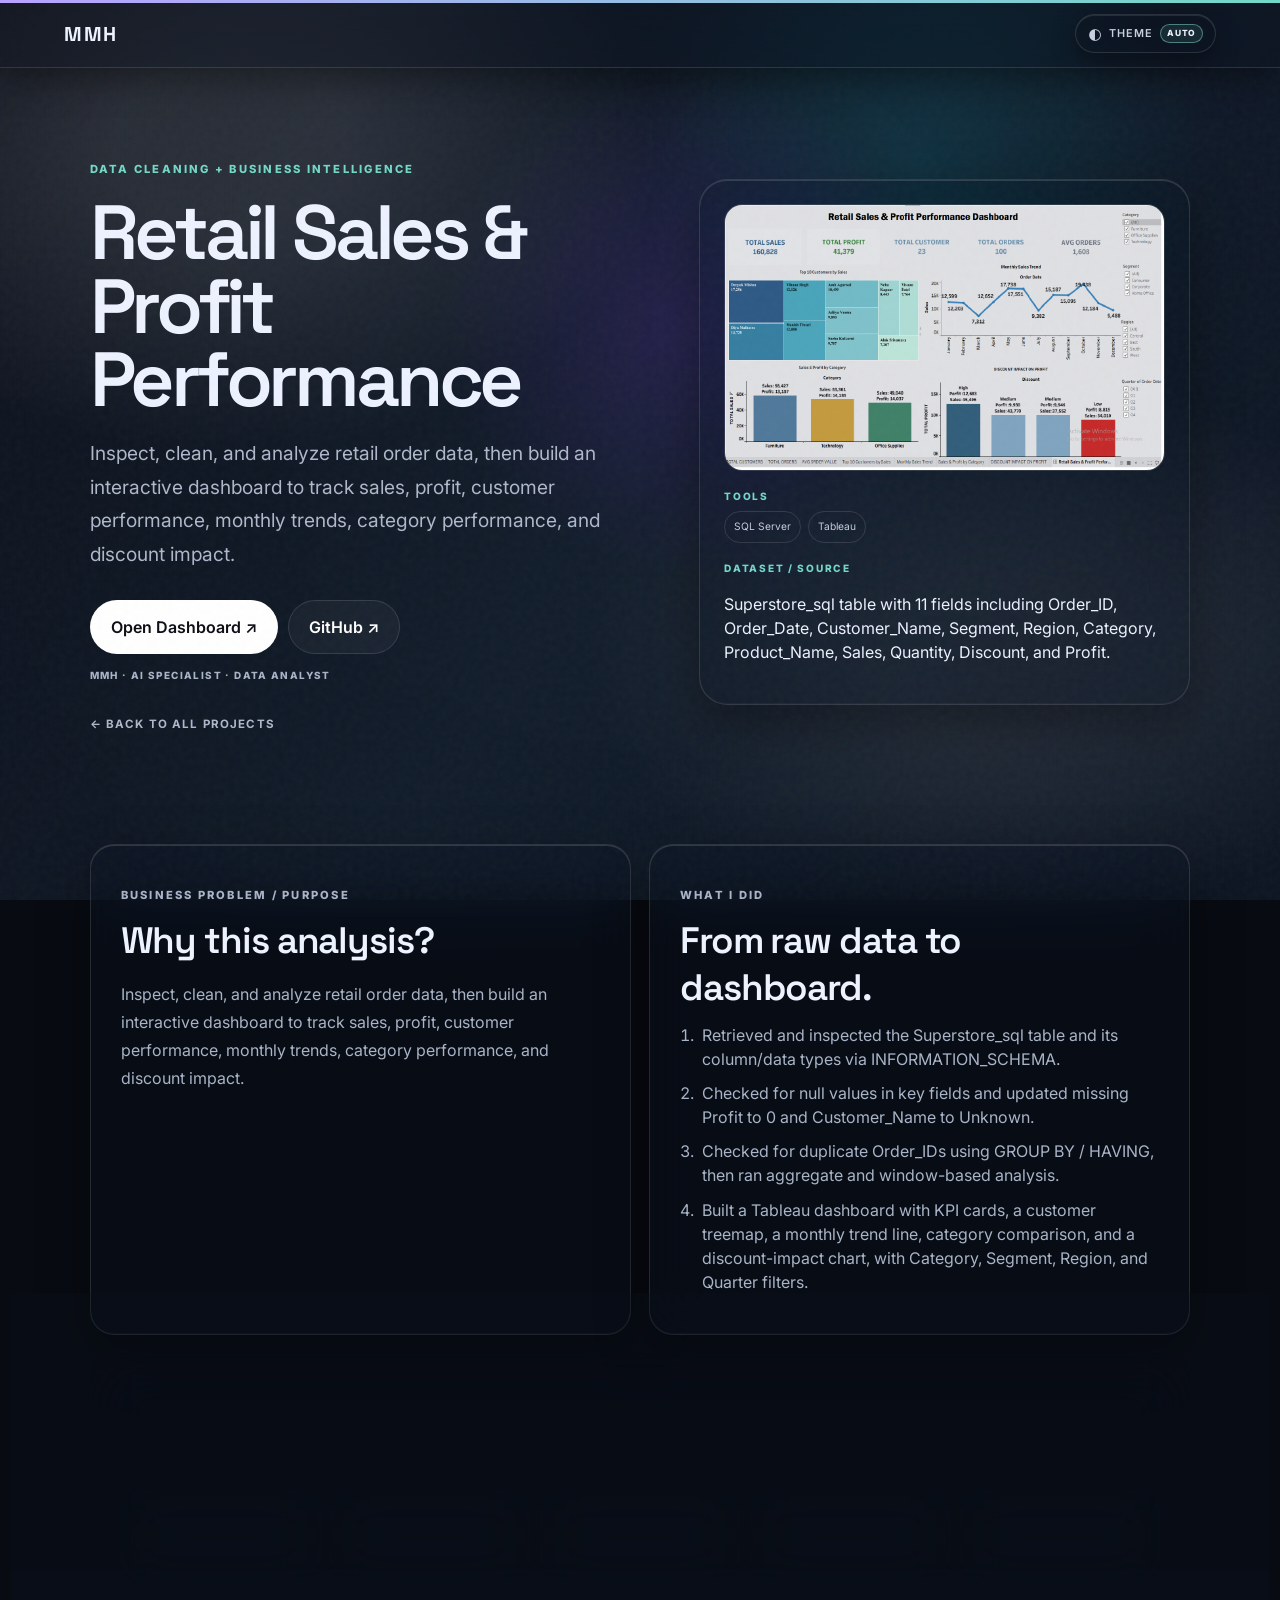
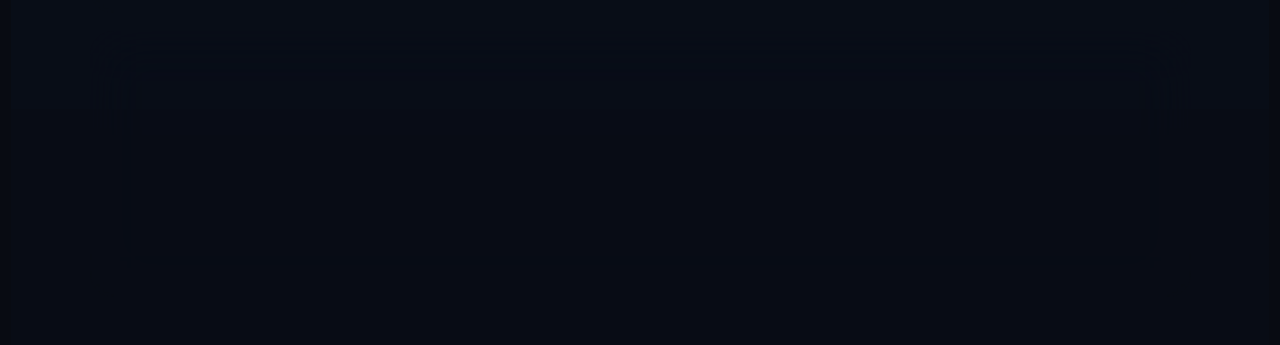
<file: projects/retail-profit.html>
<!doctype html>
<html lang="en">
<head>
  <meta charset="utf-8">
  <meta name="viewport" content="width=device-width, initial-scale=1">
  <meta name="theme-color" content="#080b12" id="themeColorMeta">
  <meta name="color-scheme" content="dark light">
  <meta name="description" content="Inspect, clean, and analyze retail order data, then build an interactive dashboard to track sales, profit, customer performance, monthly trends, category performance, and discount impact.">
  <title>Retail Sales &amp; Profit Performance · MMH · AI SPECIALIST · DATA ANALYST</title>
  <link rel="stylesheet" href="../styles.css">
</head>
<body class="case-page">
  <div class="noise" aria-hidden="true"></div>
  <div class="progress" aria-hidden="true"><span style="width:100%"></span></div>
  <header class="nav is-scrolled">
    <a class="brand" href="../index.html">MMH</a>
    <details class="case-nav-dropdown">
      <summary>Menu</summary>
      <nav class="nav-links case-nav-links" aria-label="Project navigation">
          <a href="../index.html#projects">Projects</a>
          <a href="../index.html#about">About</a>
          <a href="../index.html#contact">Contact</a>
      </nav>
    </details>
    <div class="theme-control case-theme-control">
      <button class="theme-trigger" id="themeTrigger" type="button" aria-expanded="false" aria-controls="themeMenu" aria-haspopup="true">
        <span class="theme-trigger-icon" aria-hidden="true">◐</span><span class="case-theme-trigger-label">Theme</span><span class="case-theme-mode" id="themeModeLabel"></span>
      </button>
      <div class="theme-menu" id="themeMenu" role="menu" aria-label="Choose website theme" hidden>
        <p class="theme-menu-title">Choose atmosphere</p>
        <button type="button" class="theme-option" data-theme-auto role="menuitemradio" aria-checked="false"><span class="theme-swatch auto"></span><span><b>AUTO</b><small>Cycle every 30 seconds</small></span></button>
        <button type="button" class="theme-option" data-theme-choice="midnight" role="menuitemradio" aria-checked="false"><span class="theme-swatch midnight"></span><span><b>Midnight Data</b><small>Default · cinematic</small></span></button>
        <button type="button" class="theme-option" data-theme-choice="aurora" role="menuitemradio" aria-checked="false"><span class="theme-swatch aurora"></span><span><b>Aurora AI</b><small>Bright blue · cyan · violet</small></span></button>
        <button type="button" class="theme-option" data-theme-choice="emerald" role="menuitemradio" aria-checked="false"><span class="theme-swatch emerald"></span><span><b>Emerald Analytics</b><small>Fresh green · teal</small></span></button>
        <button type="button" class="theme-option" data-theme-choice="cosmic" role="menuitemradio" aria-checked="false"><span class="theme-swatch cosmic"></span><span><b>Cosmic Violet</b><small>Luminous violet · blue</small></span></button>
        <button type="button" class="theme-option" data-theme-choice="light" role="menuitemradio" aria-checked="false"><span class="theme-swatch light"></span><span><b>Light Mode</b><small>Blue sky · white clouds</small></span></button>
      </div>
    </div>
  </header>
  <main class="case-main">

    <section class="case-hero">
      <div>
        <p class="case-kicker">DATA CLEANING + BUSINESS INTELLIGENCE</p>
        <h1>Retail Sales &amp; Profit Performance</h1>
        <p class="case-lede">Inspect, clean, and analyze retail order data, then build an interactive dashboard to track sales, profit, customer performance, monthly trends, category performance, and discount impact.</p>
        <div class="case-hero-actions">
          <a class="btn primary" href="https://mohammedmanzoor1.github.io/superstore-sales-analytics/" target="_blank" rel="noopener noreferrer">Open Dashboard ↗</a>
          <a class="btn ghost" href="https://github.com/mohammedmanzoor1/superstore-sales-analytics" target="_blank" rel="noopener noreferrer">GitHub ↗</a>
        </div>
        <p class="case-signature">MMH · AI SPECIALIST · DATA ANALYST</p>
        <a class="case-back-link" href="../index.html#projects">← Back to all projects</a>
      </div>
      <aside class="case-meta-card">
        <img src="../assets/project-05-retail-profit.png" alt="Retail Sales &amp; Profit Performance dashboard screenshot" loading="eager">
        <p class="case-meta-label">Tools</p>
        <div class="case-tools"><span>SQL Server</span><span>Tableau</span></div>
        <p class="case-meta-label">Dataset / source</p>
        <p>Superstore_sql table with 11 fields including Order_ID, Order_Date, Customer_Name, Segment, Region, Category, Product_Name, Sales, Quantity, Discount, and Profit.</p>
      </aside>
    </section>
    <section class="case-section">
      <div class="case-grid">
        <article class="case-panel">
          <p class="case-kicker">Business problem / purpose</p>
          <h2>Why this analysis?</h2>
          <p>Inspect, clean, and analyze retail order data, then build an interactive dashboard to track sales, profit, customer performance, monthly trends, category performance, and discount impact.</p>
        </article>
        <article class="case-panel">
          <p class="case-kicker">What I did</p>
          <h2>From raw data to dashboard.</h2>
          <ol class="case-list"><li>Retrieved and inspected the Superstore_sql table and its column/data types via INFORMATION_SCHEMA.</li><li>Checked for null values in key fields and updated missing Profit to 0 and Customer_Name to Unknown.</li><li>Checked for duplicate Order_IDs using GROUP BY / HAVING, then ran aggregate and window-based analysis.</li><li>Built a Tableau dashboard with KPI cards, a customer treemap, a monthly trend line, category comparison, and a discount-impact chart, with Category, Segment, Region, and Quarter filters.</li></ol>
        </article>
        <article class="case-panel wide">
          <p class="case-kicker">Key analysis / KPIs</p>
          <h2>The measures that mattered.</h2>
          <div class="case-kpis"><div class="case-kpi"><strong>160,828</strong><span>Total Sales</span></div><div class="case-kpi"><strong>41,379</strong><span>Total Profit</span></div><div class="case-kpi"><strong>23</strong><span>Total Customers</span></div><div class="case-kpi"><strong>100</strong><span>Total Orders</span></div><div class="case-kpi"><strong>1,608</strong><span>Avg Order Value</span></div></div>
        </article>
        <article class="case-panel wide">
          <p class="case-kicker">Key insights</p>
          <h2>What the analysis showed.</h2>
          <ul class="case-list"><li>Deepak Mishra is the top customer at 17,256 in sales.</li><li>Monthly sales swing noticeably, from a low of 7,312 to a high of 19,438.</li><li>Higher discount groups show lower profit despite similar or higher sales, showing discounting erodes margin.</li></ul>
        </article>
      </div>
    </section>
  </main>
  <script src="../case-theme.js"></script>
</body>
</html>
</file>
<file: styles.css>
@import url('https://fonts.googleapis.com/css2?family=Inter:wght@400;500;600;700&family=Space+Grotesk:wght@400;500;600;700&display=swap');

:root {
  --bg: #080b12;
  --bg-elevated: #10151f;
  --text: #edf2ff;
  --muted: #9ca7bb;
  --line: rgba(255, 255, 255, 0.12);
  --glass: rgba(13, 18, 29, 0.28);
  --accent: #b8a3ff;
  --accent2: #73d8c7;
  --focus: #9be7d8;
  --nav-h: 76px;
  --anchor-offset: 94px;
  --space: clamp(1.25rem, 4vw, 2.5rem);
  --section-gap: 1cm;
  --ease: cubic-bezier(0.22, 0.8, 0.28, 1);
}

*,
*::before,
*::after { box-sizing: border-box; }

html { scroll-behavior: smooth; scroll-padding-top: var(--anchor-offset); }

body {
  margin: 0;
  background: var(--bg);
  color: var(--text);
  font-family: Inter, system-ui, sans-serif;
  overflow-x: hidden;
  line-height: 1.5;
}

body.is-loading,
body.menu-open { overflow: hidden; }

body::before {
  content: "";
  position: fixed;
  inset: 0;
  z-index: -10;
  background:
    radial-gradient(circle at 15% 20%, rgba(105, 82, 180, 0.2), transparent 30%),
    radial-gradient(circle at 80% 70%, rgba(44, 156, 147, 0.12), transparent 28%),
    #080b12;
  transition: filter 0.8s var(--ease);
}

body[data-scene="1"]::before { filter: hue-rotate(12deg); }
body[data-scene="2"]::before { filter: hue-rotate(28deg); }
body[data-scene="3"]::before { filter: hue-rotate(50deg); }
body[data-scene="4"]::before { filter: hue-rotate(75deg); }
body[data-scene="5"]::before { filter: hue-rotate(100deg); }
body[data-scene="6"]::before { filter: hue-rotate(125deg); }
body[data-scene="7"]::before { filter: hue-rotate(150deg); }
body[data-scene="8"]::before { filter: hue-rotate(175deg); }

.sr-only {
  position: absolute;
  width: 1px;
  height: 1px;
  padding: 0;
  margin: -1px;
  overflow: hidden;
  clip: rect(0, 0, 0, 0);
  white-space: nowrap;
  border: 0;
}

.skip-link {
  position: fixed;
  top: 12px;
  left: 12px;
  z-index: 300;
  padding: 10px 16px;
  background: #fff;
  color: #0b0d13;
  font-weight: 700;
  text-decoration: none;
  border-radius: 999px;
  transform: translateY(-140%);
}

.skip-link:focus {
  transform: none;
}

:focus-visible {
  outline: 2px solid var(--focus);
  outline-offset: 3px;
}

.noise {
  position: fixed;
  inset: 0;
  pointer-events: none;
  z-index: 100;
  background-image: url("data:image/svg+xml,%3Csvg viewBox='0 0 160 160' xmlns='http://www.w3.org/2000/svg'%3E%3Cfilter id='n'%3E%3CfeTurbulence type='fractalNoise' baseFrequency='.9' numOctaves='4' stitchTiles='stitch'/%3E%3C/filter%3E%3Crect width='100%25' height='100%25' filter='url(%23n)' opacity='.035'/%3E%3C/svg%3E");
}

.progress {
  position: fixed;
  top: 0;
  left: 0;
  width: 100%;
  height: 3px;
  z-index: 120;
  background: transparent;
}

.progress span {
  display: block;
  height: 100%;
  width: 0;
  background: linear-gradient(90deg, var(--accent), var(--accent2));
  transform-origin: left;
}

/* —— Loader —— */
.cinematic-loader {
  position: fixed;
  inset: 0;
  z-index: 200;
  display: grid;
  place-content: center;
  text-align: center;
  background: #070910;
  gap: 8px;
  transition: opacity 0.45s var(--ease), visibility 0.45s var(--ease);
}

.cinematic-loader.is-done {
  opacity: 0;
  visibility: hidden;
  pointer-events: none;
}

.loader-kicker {
  margin: 0;
  font-size: 0.68rem;
  letter-spacing: 0.32em;
  text-transform: uppercase;
  color: var(--accent2);
  font-weight: 700;
  animation: loaderFade 0.7s var(--ease) both;
}

.loader-name {
  margin: 0;
  font-family: "Space Grotesk", sans-serif;
  font-size: clamp(1.4rem, 3.4vw, 2.2rem);
  font-weight: 600;
  letter-spacing: -0.03em;
  animation: loaderFade 0.7s 0.12s var(--ease) both;
}

.loader-role {
  margin: 8px 0 0;
  font-size: 0.78rem;
  letter-spacing: 0.28em;
  text-transform: uppercase;
  color: var(--muted);
  animation: loaderFade 0.7s 0.22s var(--ease) both;
}

@keyframes loaderFade {
  from { opacity: 0; transform: translateY(10px); }
  to { opacity: 1; transform: none; }
}

/* —— Navigation —— */
.nav {
  position: fixed;
  top: 0;
  left: 0;
  width: 100%;
  min-height: var(--nav-h);
  display: flex;
  align-items: center;
  justify-content: space-between;
  padding: 0 5vw;
  z-index: 105;
  background: linear-gradient(180deg, rgba(8, 11, 18, 0.9), transparent);
  backdrop-filter: blur(10px);
  transition: background 0.3s var(--ease), box-shadow 0.3s var(--ease);
}

.nav.is-scrolled {
  background: rgba(8, 11, 18, 0.82);
  box-shadow: 0 10px 40px rgba(0, 0, 0, 0.28);
  border-bottom: 1px solid var(--line);
}

.brand {
  font: 700 1.25rem "Space Grotesk", sans-serif;
  letter-spacing: 0.08em;
  color: #fff;
  text-decoration: none;
  position: relative;
  z-index: 2;
}

.brand span { color: var(--accent); }

.nav-panel {
  display: flex;
  align-items: center;
  gap: 1.6rem;
}

.nav-links {
  display: flex;
  gap: 1.7rem;
}

.nav-links a,
.nav-resume {
  color: #c8d0df;
  text-decoration: none;
  font-size: 0.74rem;
  letter-spacing: 0.12em;
  text-transform: uppercase;
  position: relative;
  padding: 6px 0;
}

.nav-links a:hover,
.nav-resume:hover { color: #fff; }

.nav-links a::after {
  content: "";
  position: absolute;
  left: 0;
  bottom: 0;
  width: 100%;
  height: 1px;
  background: var(--accent2);
  opacity: .24;
  transform: scaleX(1);
  transform-origin: center;
  transition: opacity 0.28s var(--ease), box-shadow 0.28s var(--ease);
}

.nav-links a:hover,
.nav-links a.is-active {
  color: #fff;
}

.nav-links a:hover::after {
  opacity: .72;
}

.nav-links a.is-active::after {
  opacity: 1;
  box-shadow: 0 0 10px rgba(111, 231, 214, .78), 0 0 18px rgba(111, 231, 214, .28);
}

.nav-resume {
  border: 1px solid var(--line);
  padding: 10px 14px;
  border-radius: 999px;
}

.nav-toggle {
  display: none;
  width: 44px;
  height: 44px;
  border: 1px solid var(--line);
  border-radius: 12px;
  background: rgba(255, 255, 255, 0.04);
  cursor: pointer;
  position: relative;
  z-index: 2;
}

.nav-toggle-bar {
  display: block;
  width: 16px;
  height: 1.5px;
  margin: 5px auto;
  background: #fff;
  transition: transform 0.3s var(--ease), opacity 0.3s;
}

.nav-toggle[aria-expanded="true"] .nav-toggle-bar:first-child {
  transform: translateY(3.25px) rotate(45deg);
}

.nav-toggle[aria-expanded="true"] .nav-toggle-bar:last-child {
  transform: translateY(-3.25px) rotate(-45deg);
}

/* Anchor positioning: keep section tops visible beneath the fixed navigation. */
main > .section,
.project-card {
  scroll-margin-top: var(--anchor-offset);
}

@media (max-width: 900px) {
  :root { --anchor-offset: 84px; }
}

/* —— Layout —— */
main {
  position: relative;
  z-index: 2;
}

.section {
  min-height: 100vh;
  position: relative;
  padding: 130px 7vw 100px;
  display: flex;
  flex-direction: column;
  justify-content: center;
  isolation: isolate;
}

.eyebrow {
  font-size: 0.72rem;
  letter-spacing: 0.2em;
  color: var(--accent2);
  font-weight: 700;
  text-transform: uppercase;
  margin: 0;
}

/* —— Hero —— */
.hero {
  min-height: 100vh;
  display: grid;
  grid-template-columns: minmax(0, 1.15fr) minmax(240px, 0.85fr);
  align-items: center;
  gap: 4vw;
  padding-top: 120px;
}

.hero-copy { max-width: 820px; }

.hero-title {
  margin: 18px 0 10px;
  font-family: "Space Grotesk", sans-serif;
  font-weight: 600;
  letter-spacing: -0.055em;
  line-height: 0.92;
}

.hero-line {
  display: block;
  font-size: clamp(2.35rem, 6.4vw, 5.4rem);
  color: #fff;
}

.hero-role {
  margin: 0 0 22px;
  font-size: clamp(0.82rem, 1.4vw, 1rem);
  letter-spacing: 0.38em;
  text-transform: uppercase;
  color: var(--accent2);
  font-weight: 700;
}

.hero-sub {
  max-width: 620px;
  color: #aeb8ca;
  font-size: 1.05rem;
  line-height: 1.8;
  margin: 0;
}

.hero-actions {
  display: flex;
  gap: 14px;
  flex-wrap: wrap;
  margin: 30px 0;
}

.btn {
  border: 1px solid var(--line);
  border-radius: 999px;
  padding: 14px 20px;
  text-decoration: none;
  color: #fff;
  background: rgba(255, 255, 255, 0.04);
  font-weight: 600;
  font-family: inherit;
  cursor: pointer;
  display: inline-flex;
  align-items: center;
  gap: 10px;
  transition: transform 0.3s var(--ease), border-color 0.3s, box-shadow 0.3s;
}

.btn:hover {
  transform: translateY(-3px);
  border-color: rgba(255, 255, 255, 0.3);
  box-shadow: 0 12px 35px rgba(0, 0, 0, 0.25);
}

.btn.primary {
  background: #fff;
  color: #0b0d13;
}

body.is-ready .hero-copy .eyebrow,
body.is-ready .hero-line,
body.is-ready .hero-role,
body.is-ready .hero-sub,
body.is-ready .hero-actions,
body.is-ready .hero-photo-wrap,
body.is-ready .scroll-cue {
  animation: heroRise 0.85s var(--ease) both;
}

body.is-ready .hero-copy .eyebrow { animation-delay: 0.05s; }
body.is-ready .hero-line:nth-child(1) { animation-delay: 0.12s; }
body.is-ready .hero-line:nth-child(2) { animation-delay: 0.2s; }
body.is-ready .hero-role { animation-delay: 0.28s; }
body.is-ready .hero-sub { animation-delay: 0.36s; }
body.is-ready .hero-actions { animation-delay: 0.44s; }
body.is-ready .hero-photo-wrap { animation-delay: 0.18s; }
body.is-ready .scroll-cue { animation-delay: 0.7s; }

@keyframes heroRise {
  from { opacity: 0; transform: translateY(18px); }
  to { opacity: 1; transform: none; }
}

.hero-photo-wrap {
  position: relative;
  display: flex;
  flex-direction: column;
  justify-content: center;
  align-items: center;
  gap: 16px;
  perspective: 1200px;
  transform-style: preserve-3d;
}

.hero-photo-stage {
  position: relative;
  isolation: isolate;
}

.hero-photo-stage .photo-depth {
  z-index: 1;
}

.ai-companion-tag {
  position: relative;
  z-index: 20;
  right: auto;
  bottom: auto;
  display: inline-flex;
  align-items: center;
  justify-content: center;
  max-width: min(210px, calc(100vw - 32px));
  padding: 10px 14px;
  border: 1px solid color-mix(in srgb, var(--accent2) 38%, var(--line));
  border-radius: 999px;
  background: var(--theme-surface-strong);
  color: var(--theme-text-strong);
  box-shadow: 0 12px 30px var(--theme-shadow), 0 0 20px color-mix(in srgb, var(--accent2) 14%, transparent), inset 0 1px 0 rgba(255,255,255,.16);
  backdrop-filter: blur(var(--glass-blur)) saturate(125%);
  -webkit-backdrop-filter: blur(var(--glass-blur)) saturate(125%);
  font: 600 .72rem/1.25 Inter, system-ui, sans-serif;
  letter-spacing: .025em;
  text-align: center;
  cursor: pointer;
  animation: companionFloat 3.8s ease-in-out infinite;
  transition: border-color .2s ease, box-shadow .2s ease, color .2s ease;
}

.ai-companion-tag:hover,
.ai-companion-tag:focus-visible {
  border-color: color-mix(in srgb, var(--accent2) 68%, var(--line));
  box-shadow: 0 14px 34px var(--theme-shadow), 0 0 24px color-mix(in srgb, var(--accent2) 22%, transparent), inset 0 1px 0 rgba(255,255,255,.2);
}

.ai-companion-tag:focus-visible {
  outline: 2px solid var(--focus);
  outline-offset: 4px;
}

@keyframes companionFloat {
  0%, 100% { translate: 0 0; }
  50% { translate: 0 -4px; }
}

@media (prefers-reduced-motion: reduce) {
  .ai-companion-tag {
    animation: none;
    transition: none;
  }
}

.photo-depth {
  position: relative;
  width: min(380px, 72vw);
  transform-style: preserve-3d;
  transition: none;
  will-change: transform;
  perspective: 1200px;
  contain: layout paint style;
}

.photo-flip {
  position: relative;
  width: 100%;
  aspect-ratio: 4 / 5;
  transform-style: preserve-3d;
  transition: transform 0.66s cubic-bezier(.16,.82,.22,1);
  will-change: transform;
  transform: translateZ(0);
  -webkit-transform: translateZ(0);
}

.photo-depth.is-flipped .photo-flip {
  transform: translateZ(0) rotateY(180deg);
}

.photo-depth.is-flipping {
  pointer-events: none;
}

.photo-face {
  position: absolute;
  inset: 0;
  transform-style: preserve-3d;
  backface-visibility: hidden;
  -webkit-backface-visibility: hidden;
  transform: translateZ(0);
}

.photo-face-front {
  transform: rotateY(0deg);
}

.photo-face-back {
  transform: rotateY(180deg);
}

.photo-card {
  position: relative;
  z-index: 2;
  width: 100%;
  height: 100%;
  border: 1px solid color-mix(in srgb, var(--line) 72%, var(--accent) 28%);
  border-radius: 28px;
  overflow: hidden;
  box-shadow: 0 40px 100px rgba(0, 0, 0, 0.5), inset 0 1px 0 rgba(255,255,255,.22);
  background: #121722;
  backface-visibility: hidden;
  -webkit-backface-visibility: hidden;
}

.photo-card-front img {
  width: 100%;
  height: 100%;
  object-fit: cover;
  object-position: center top;
  display: block;
  transform: translateZ(0);
}

.photo-card-back {
  position: relative;
  isolation: isolate;
}

.profile-video-bg,
.profile-video {
  position: absolute;
  inset: 0;
  width: 100%;
  height: 100%;
  display: block;
  pointer-events: none;
  background: #121722;
}

.profile-video-bg {
  z-index: 1;
  object-fit: cover;
  object-position: center;
  opacity: 1;
  filter: blur(24px) saturate(1.12);
  transform: scale(1.18);
}

.profile-video {
  z-index: 2;
  object-fit: contain;
  object-position: center;
  opacity: 1;
}

.photo-card-back::after {
  content: "";
  position: absolute;
  inset: 0;
  z-index: 3;
  pointer-events: none;
  border-radius: inherit;
  box-shadow: inset 0 0 0 1px rgba(255,255,255,.08);
}

.photo-plane {
  position: absolute;
  inset: 10% -8%;
  border-radius: 28px;
  pointer-events: none;
}

.photo-plane-back {
  z-index: 1;
  background: linear-gradient(145deg, rgba(184, 163, 255, 0.18), rgba(115, 216, 199, 0.08));
  transform: translate3d(-14px, 16px, -40px);
  filter: blur(1px);
}

.photo-plane-front {
  z-index: 3;
  inset: auto 8% 8% 8%;
  height: 28%;
  background: linear-gradient(transparent, rgba(8, 11, 18, 0.12));
  transform: translateZ(18px);
}

.photo-tag {
  position: absolute;
  bottom: 16px;
  left: 16px;
  z-index: 4;
  padding: 9px 12px;
  border-radius: 999px;
  background: var(--theme-surface-strong);
  border: 1px solid var(--line);
  box-shadow: 0 8px 24px var(--theme-shadow), inset 0 1px 0 rgba(255,255,255,.14);
  backdrop-filter: blur(16px) saturate(120%);
  -webkit-backdrop-filter: blur(16px) saturate(120%);
  color: var(--theme-text-strong);
  font-size: 0.65rem;
  line-height: 1;
  letter-spacing: 0.16em;
  text-transform: uppercase;
  width: max-content;
  pointer-events: none;
  user-select: none;
  -webkit-user-select: none;
  transform: translateZ(22px);
}

/* Hero photo orbit rings: both visible as animated ellipses. */
.orbit {
  position: absolute;
  border: 1px solid rgba(184, 163, 255, 0.28);
  border-radius: 50%;
  pointer-events: none;
  transform-origin: 50% 50%;
}

.orbit::after {
  content: "";
  position: absolute;
  width: 7px;
  height: 7px;
  top: -3.5px;
  left: 50%;
  margin-left: -3.5px;
  border-radius: 50%;
  background: var(--accent2);
  box-shadow: 0 0 14px rgba(115, 216, 199, 0.55);
}

.orbit-one {
  width: 120%;
  height: 65%;
  top: 18%;
  left: -10%;
  animation: hero-orbit-one-spin 18s linear infinite;
}

.orbit-two {
  width: 104%;
  height: 72%;
  top: 14%;
  left: -2%;
  animation: hero-orbit-two-spin 25s linear infinite;
}

.scroll-cue {
  position: absolute;
  bottom: 30px;
  left: 7vw;
  font-size: 0.62rem;
  letter-spacing: 0.2em;
  text-transform: uppercase;
  color: #68738a;
  margin: 0;
}

.scroll-cue span {
  margin-left: 8px;
  color: var(--accent2);
}

.section-heading { max-width: 900px; margin-bottom: 50px; }

.section-heading h2 {
  font: 600 clamp(2.8rem, 6vw, 6rem) / 0.95 "Space Grotesk", sans-serif;
  letter-spacing: -0.05em;
  margin: 12px 0 20px;
}

h2 span {
  color: transparent;
  -webkit-text-stroke: 1px rgba(237, 242, 255, 0.55);
}

.section-heading > p:last-child {
  color: var(--muted);
  max-width: 650px;
  line-height: 1.7;
}

.about-grid,
.cert-grid {
  display: grid;
  grid-template-columns: 1.1fr 0.9fr;
  gap: 24px;
  align-items: start;
}

.about-grid {
  grid-template-columns: minmax(0, 1fr);
  gap: 18px;
}

.certificate-frame { align-self: start; }

.glass {
  background: linear-gradient(145deg, rgba(255, 255, 255, 0.07), rgba(255, 255, 255, 0.025));
  border: 1px solid var(--line);
  border-radius: 28px;
  backdrop-filter: blur(24px);
  -webkit-backdrop-filter: blur(24px);
  box-shadow: 0 20px 70px rgba(0, 0, 0, 0.2), inset 0 1px 0 rgba(255, 255, 255, 0.06);
}

.panel {
  padding: 38px;
  font-size: 1.08rem;
  line-height: 1.9;
  color: #bdc6d6;
}

.facts { display: grid; gap: 12px; }

.about-grid > .facts {
  align-self: start;
  align-content: start;
  grid-template-columns: repeat(2, minmax(0, 1fr));
  gap: 18px;
}

.about-grid > .facts div {
  padding: 24px;
  border-left: 2px solid var(--accent);
  background: rgba(255, 255, 255, 0.035);
  border-radius: 0 18px 18px 0;
}

.facts b {
  display: block;
  font: 600 1.15rem "Space Grotesk", sans-serif;
  margin-bottom: 7px;
}

.facts span { color: #8894a8; font-size: 0.85rem; }

.education-card {
  width: min(100%, 820px);
  margin-inline: auto;
  padding: clamp(24px, 4vw, 38px);
  border-radius: 24px;
}

.education-card h3 {
  margin: 0 0 20px;
  color: var(--theme-text-strong);
  font: 600 clamp(1.25rem, 2.6vw, 1.7rem)/1.25 "Space Grotesk", sans-serif;
}

.education-details { margin: 0; }
.education-details > div {
  display: grid;
  grid-template-columns: minmax(100px, .35fr) minmax(0, 1fr);
  gap: 16px;
  padding: 14px 0;
  border-top: 1px solid var(--line);
}
.education-details dt {
  color: var(--muted);
  font-size: .78rem;
  font-weight: 700;
  letter-spacing: .08em;
  text-transform: uppercase;
}
.education-details dd {
  margin: 0;
  color: var(--theme-text);
  font-size: .95rem;
}

@media (max-width: 480px) {
  .education-details > div { grid-template-columns: 1fr; gap: 5px; }
}

.skills { overflow: hidden; }

.skill-orbit {
  position: relative;
  width: 100%;
  max-width: 900px;
  aspect-ratio: 1 / 1;
  margin: 0 auto;
  contain: layout style;
}

.skill-center {
  position: absolute;
  top: 50%;
  left: 50%;
  transform: translate(-50%, -50%);
  width: clamp(110px, 18vw, 170px);
  height: clamp(110px, 18vw, 170px);
  border: 1px solid color-mix(in srgb, var(--accent) 35%, var(--line));
  border-radius: 50%;
  display: grid;
  place-content: center;
  text-align: center;
  font: 700 clamp(0.95rem, 1.6vw, 1.4rem) "Space Grotesk", sans-serif;
  background: var(--theme-surface-strong);
  backdrop-filter: blur(var(--glass-blur)) saturate(120%);
  -webkit-backdrop-filter: blur(var(--glass-blur)) saturate(120%);
  box-shadow: 0 0 80px color-mix(in srgb, var(--accent) 14%, transparent), 0 18px 50px var(--theme-shadow), inset 0 1px 0 rgba(255,255,255,.12);
  z-index: 2;
}

.skill-center small {
  font-size: clamp(0.55rem, 0.9vw, 0.7rem);
  color: var(--accent2);
  letter-spacing: 0.2em;
}

.skill-chip {
  position: absolute;
  padding: 12px 16px;
  border: 1px solid var(--line);
  border-radius: 999px;
  background: rgba(12, 17, 28, 0.72);
  backdrop-filter: blur(10px);
  font-size: clamp(0.7rem, 0.95vw, 0.82rem);
  transform: translate(-50%, -50%);
  white-space: nowrap;
  animation: chip-float 5s ease-in-out infinite;
  z-index: 1;
}

.c1 { left: 22%; top: 16%; }
.c2 { left: 50%; top: 8%;  animation-delay: 0.3s; }
.c3 { left: 80%; top: 18%; animation-delay: 0.8s; }
.c4 { left: 12%; top: 48%; animation-delay: 1.2s; }
.c5 { left: 90%; top: 50%; animation-delay: 1.7s; }
.c6 { left: 22%; top: 84%; animation-delay: 2.1s; }
.c7 { left: 50%; top: 92%; animation-delay: 2.5s; }
.c8 { left: 80%; top: 84%; animation-delay: 3s; }
.c9 { left: 68%; top: 34%; border-color: rgba(115, 216, 199, 0.4); animation-delay: 3.5s; }

.learning-card { max-width: 850px; padding: 42px; }

.learning-status {
  font-size: 0.68rem;
  letter-spacing: 0.18em;
  color: var(--accent2);
  font-weight: 700;
  text-transform: uppercase;
}

.pulse {
  display: inline-block;
  width: 8px;
  height: 8px;
  border-radius: 50%;
  background: var(--accent2);
  box-shadow: 0 0 0 0 rgba(115, 216, 199, 0.5);
  animation: pulse 1.8s infinite;
  margin-right: 9px;
}

.learning-card h3 {
  font: 600 clamp(3rem, 6vw, 5.5rem) "Space Grotesk", sans-serif;
  margin: 20px 0 10px;
}

@media (max-width: 600px) {
  .learning-card h3 {
    font-size: clamp(1.55rem, 8vw, 2.2rem);
  }
}

.learning-card > p {
  color: #aeb8ca;
  line-height: 1.8;
  max-width: 700px;
}

.learning-line {
  display: flex;
  justify-content: space-between;
  gap: 20px;
  padding: 18px 0;
  border-bottom: 1px solid var(--line);
  color: #778398;
  font-size: 0.8rem;
}

.learning-line b {
  font-size: 0.65rem;
  letter-spacing: 0.12em;
  text-transform: uppercase;
}

.learning-line.active { color: #fff; }
.learning-line.active b { color: var(--accent2); }

.ai-learning-roadmap {
  margin-top: 28px;
  padding-top: 24px;
  border-top: 1px solid var(--line);
}

.roadmap-label {
  margin: 0 0 14px;
  color: #8d99ad;
  font-size: 0.66rem;
  font-weight: 700;
  letter-spacing: 0.16em;
  text-transform: uppercase;
}

.ai-skill-list {
  display: grid;
  grid-template-columns: repeat(2, minmax(0, 1fr));
  gap: 10px;
}

.ai-skill-list span {
  padding: 13px 15px;
  border: 1px solid var(--line);
  border-radius: 14px;
  background: rgba(255,255,255,.025);
  color: #c2ccdb;
  font-size: .78rem;
  line-height: 1.35;
}

.certificate-frame {
  border-radius: 28px;
  overflow: hidden;
  border: 1px solid var(--line);
  background: #111;
}

.certificate-frame img { width: 100%; display: block; }

.cert-info { padding: 42px; }
.cert-info h3 { font: 600 2.3rem "Space Grotesk", sans-serif; margin: 15px 0 8px; }
.cert-info > p:not(.eyebrow) { color: #c0cad8; }
.cert-info dl { margin: 35px 0; }

.cert-info dl div {
  padding: 13px 0;
  border-bottom: 1px solid var(--line);
  display: flex;
  justify-content: space-between;
  gap: 20px;
}

.cert-info dt { color: #707c91; }
.cert-info dd { margin: 0; text-align: right; }

.text-link {
  border: 0;
  background: none;
  color: var(--accent2);
  padding: 0;
  cursor: pointer;
  font-weight: 700;
  font-family: inherit;
}

.mentor-photo {
  position: relative;
  margin-top: 24px;
  max-width: 900px;
  border-radius: 24px;
  overflow: hidden;
  border: 1px solid var(--line);
}

.mentor-photo img {
  width: 100%;
  display: block;
  filter: saturate(0.8);
}

.mentor-photo div {
  position: absolute;
  bottom: 0;
  left: 0;
  right: 0;
  padding: 28px;
  background: linear-gradient(transparent, rgba(0, 0, 0, 0.8));
}

.mentor-photo span {
  display: block;
  font-size: 0.65rem;
  letter-spacing: 0.2em;
  text-transform: uppercase;
  color: var(--accent2);
}

.mentor-photo b { font: 500 1.5rem "Space Grotesk", sans-serif; }

.project-grid {
  display: grid;
  grid-template-columns: repeat(2, 1fr);
  gap: 20px;
}

.project-card {
  background: rgba(255, 255, 255, 0.035);
  border: 1px solid var(--line);
  border-radius: 25px;
  overflow: hidden;
  transition: 0.4s;
  position: relative;
}

.project-card:hover {
  transform: translateY(-8px);
  border-color: rgba(184, 163, 255, 0.5);
  box-shadow: 0 30px 70px rgba(0, 0, 0, 0.3);
}

.project-image {
  height: 280px;
  position: relative;
  overflow: hidden;
  background: #111;
}

.project-image img {
  width: 100%;
  height: 100%;
  object-fit: cover;
  transition: 0.6s;
}

.project-card:hover .project-image img { transform: scale(1.04); }

.project-image span {
  position: absolute;
  top: 14px;
  right: 14px;
  background: rgba(0, 0, 0, 0.7);
  padding: 8px 10px;
  border-radius: 999px;
  font: 700 0.7rem "Space Grotesk", sans-serif;
}

.project-body { padding: 25px; }

.project-type {
  font-size: 0.62rem;
  letter-spacing: 0.16em;
  color: var(--accent2);
  font-weight: 700;
}

.project-body h3 {
  font: 600 1.8rem "Space Grotesk", sans-serif;
  margin: 10px 0;
}

.project-body > p:not(.project-type) {
  color: #9ba7ba;
  line-height: 1.6;
  min-height: 50px;
}

.tags {
  display: flex;
  gap: 7px;
  flex-wrap: wrap;
  margin: 18px 0;
}

.tags b {
  font-size: 0.65rem;
  border: 1px solid var(--line);
  padding: 7px 9px;
  border-radius: 999px;
  color: #bfc8d8;
}

.project-body a {
  font-size: 0.75rem;
  color: #fff;
  text-decoration: none;
  margin-right: 18px;
}

.project-body a:hover { color: var(--accent2); }

.journey-track {
  display: grid;
  grid-template-columns: repeat(5, 1fr);
  gap: 12px;
}

.journey-step {
  padding: 25px;
  border-top: 1px solid var(--line);
  min-height: 230px;
}

.journey-step span {
  font: 700 2rem "Space Grotesk", sans-serif;
  color: var(--accent);
}

.journey-step h3 { font: 600 1.5rem "Space Grotesk", sans-serif; }
.journey-step p { color: #8e99ac; line-height: 1.7; font-size: 0.85rem; }

.interests-grid {
  display: grid;
  grid-template-columns: repeat(3, 1fr);
  gap: 18px;
  margin-top: 38px;
}

.interest-card {
  min-height: 220px;
  padding: 30px 24px;
  border: 1px solid var(--line);
  border-radius: 18px;
  background: var(--glass);
  backdrop-filter: blur(12px);
  box-shadow: 0 18px 48px rgba(0, 0, 0, 0.14);
  text-align: center;
  transition: transform 0.35s var(--ease), border-color 0.35s var(--ease), box-shadow 0.35s var(--ease);
}

.interest-card:hover {
  transform: translateY(-6px);
  border-color: var(--accent2);
  box-shadow: 0 24px 60px rgba(0, 0, 0, 0.22);
}

.interest-card-link {
  display: block;
  color: inherit;
  text-decoration: none;
  cursor: pointer;
}

.interest-card-link:focus-visible {
  outline: 2px solid var(--accent2);
  outline-offset: 4px;
}

.interest-link {
  display: inline-block;
  margin-top: 18px;
  color: var(--accent2);
  font-size: .82rem;
  font-weight: 600;
}

.interest-icon {
  width: 62px;
  height: 62px;
  margin: 0 auto 18px;
  display: grid;
  place-items: center;
  border: 1px solid var(--line);
  border-radius: 16px;
  background: rgba(255, 255, 255, 0.04);
  font-size: 1.9rem;
}

.interest-card h3 {
  margin: 0 0 10px;
  font: 600 1.35rem "Space Grotesk", sans-serif;
}

.interest-card p {
  max-width: 320px;
  margin: 0 auto;
  color: #9ea9bc;
  line-height: 1.7;
  font-size: 0.87rem;
}

.contact { min-height: 85vh; }
.contact-box { max-width: 900px; }

.contact-box h2 {
  font: 600 clamp(3.5rem, 8vw, 8rem) / 0.9 "Space Grotesk", sans-serif;
  letter-spacing: -0.06em;
  margin: 20px 0;
}

.contact-box > p:not(.eyebrow) {
  color: #9da8bb;
  max-width: 600px;
  line-height: 1.8;
}

.contact-actions {
  display: flex;
  gap: 12px;
  flex-wrap: wrap;
  margin-top: 28px;
}

footer {
  position: absolute;
  bottom: 30px;
  left: 7vw;
  right: 7vw;
  display: flex;
  justify-content: space-between;
  color: #566176;
  font-size: 0.65rem;
  letter-spacing: 0.12em;
  text-transform: uppercase;
}

.greeting-modal,
.cert-modal {
  position: fixed;
  inset: 0;
  display: grid;
  place-items: center;
  background: rgba(2, 4, 9, 0.76);
  backdrop-filter: blur(18px);
  z-index: 110;
  opacity: 0;
  visibility: hidden;
  transition: opacity 0.4s var(--ease), visibility 0.4s var(--ease);
}

.greeting-modal.open,
.cert-modal.open {
  opacity: 1;
  visibility: visible;
}

.modal-card {
  width: min(520px, 90vw);
  padding: 40px;
  border: 1px solid var(--line);
  border-radius: 30px;
  background: var(--theme-surface-strong);
  color: var(--theme-text-strong);
  box-shadow: 0 32px 90px var(--theme-shadow), inset 0 1px 0 rgba(255,255,255,.14), inset 0 -1px 0 rgba(255,255,255,.035);
  backdrop-filter: blur(var(--glass-blur)) saturate(125%);
  -webkit-backdrop-filter: blur(var(--glass-blur)) saturate(125%);
  position: relative;
  transform: translateY(12px) scale(0.98);
  transition: transform 0.4s var(--ease);
}

.greeting-modal.open .modal-card {
  transform: none;
}

.modal-card h2 {
  font: 600 2.5rem "Space Grotesk", sans-serif;
  margin: 12px 0;
}

.modal-card > p:not(.eyebrow) {
  color: var(--theme-text);
  line-height: 1.6;
}

.modal-card input {
  width: 100%;
  padding: 15px 16px;
  margin: 18px 0;
  border-radius: 14px;
  border: 1px solid var(--line);
  background: var(--theme-surface);
  color: var(--theme-text-strong);
  outline: none;
  font: inherit;
}

.modal-card input:focus { border-color: var(--accent); }

.modal-card .btn {
  width: 100%;
  justify-content: center;
}

.modal-close {
  position: absolute;
  right: 18px;
  top: 14px;
  border: 0;
  background: none;
  color: var(--theme-text-strong);
  font-size: 28px;
  cursor: pointer;
  width: 44px;
  height: 44px;
}

.greeting-result {
  margin-top: 18px;
  color: var(--accent2);
  font-weight: 700;
  min-height: 20px;
}

.cert-modal img {
  max-width: 90vw;
  max-height: 88vh;
  border-radius: 12px;
  box-shadow: 0 30px 100px #000;
}

.cert-modal .modal-close {
  position: fixed;
  z-index: 2;
}

.reveal {
  opacity: 0;
  transform: translateY(30px);
  transition: opacity 0.8s ease, transform 0.8s ease;
}

.reveal.visible {
  opacity: 1;
  transform: none;
}

@keyframes spin { to { transform: rotate(360deg); } }
@keyframes hero-orbit-one-spin {
  from { transform: rotate(18deg); }
  to { transform: rotate(378deg); }
}
@keyframes hero-orbit-two-spin {
  from { transform: rotate(-12deg); }
  to { transform: rotate(-372deg); }
}
@keyframes float { 50% { transform: translateY(-12px); } }
@keyframes chip-float { 50% { transform: translate(-50%, calc(-50% - 12px)); } }
@keyframes pulse { 70% { box-shadow: 0 0 0 9px rgba(115, 216, 199, 0); } }


/* —— Phase 3 / Project experience —— */
.project-nav {
  display: flex;
  gap: 8px;
  flex-wrap: wrap;
  margin: 24px 0 26px;
  padding: 8px;
  width: fit-content;
  max-width: 100%;
  border: 1px solid var(--line);
  border-radius: 18px;
  background: rgba(255,255,255,0.025);
  backdrop-filter: blur(14px);
}

.project-nav a {
  color: #9eabc0;
  text-decoration: none;
  border: 1px solid transparent;
  border-radius: 12px;
  padding: 9px 11px;
  font: 700 0.65rem "Space Grotesk", sans-serif;
  letter-spacing: 0.06em;
  text-transform: uppercase;
  transition: color .25s var(--ease), background .25s var(--ease), border-color .25s var(--ease), transform .25s var(--ease);
}

.project-nav a span { color: #738096; margin-left: 4px; font-weight: 500; }
.project-nav a:hover,
.project-nav a.is-active {
  color: #fff;
  border-color: rgba(184,163,255,.28);
  background: rgba(184,163,255,.09);
  transform: translateY(-1px);
}
.project-nav a.is-active span { color: var(--accent2); }

.project-card {
  --mx: 50%;
  --my: 50%;
  display: flex;
  flex-direction: column;
  min-width: 0;
  background:
    radial-gradient(circle at var(--mx) var(--my), rgba(184,163,255,.10), transparent 32%),
    linear-gradient(145deg, rgba(255,255,255,.055), rgba(255,255,255,.018));
  box-shadow: inset 0 1px 0 rgba(255,255,255,.04), 0 18px 60px rgba(0,0,0,.18);
  transition: transform .45s var(--ease), border-color .35s var(--ease), box-shadow .45s var(--ease), background .35s var(--ease);
  will-change: transform;
}

.project-card:first-child { grid-column: 1 / -1; }
.project-card:nth-child(4) { grid-column: span 1; }
.project-card:nth-child(5) { grid-column: 1 / -1; }

.project-card::before {
  content: "";
  position: absolute;
  inset: 0;
  border-radius: inherit;
  pointer-events: none;
  background: linear-gradient(115deg, rgba(255,255,255,.09), transparent 24%, transparent 70%, rgba(115,216,199,.04));
  opacity: 0;
  transition: opacity .35s ease;
}
.project-card:hover::before,
.project-card:focus-within::before { opacity: 1; }

.project-image {
  height: 320px;
  border-bottom: 1px solid rgba(255,255,255,.08);
  background: #0c111a;
}
.project-card:first-child .project-image,
.project-card:nth-child(5) .project-image { height: 390px; }

.project-image::after {
  content: "";
  position: absolute;
  inset: 0;
  background: linear-gradient(180deg, rgba(4,7,12,.02) 42%, rgba(4,7,12,.64) 100%);
  pointer-events: none;
}

.project-image img {
  transform: scale(1.001);
  transition: transform .75s var(--ease), filter .55s var(--ease);
}
.project-card:hover .project-image img,
.project-card:focus-within .project-image img { transform: scale(1.045); filter: saturate(1.05) contrast(1.02); }

.project-image-overlay {
  position: absolute;
  left: 18px;
  right: 18px;
  bottom: 18px;
  z-index: 2;
  display: flex;
  align-items: flex-end;
  justify-content: space-between;
  gap: 14px;
  opacity: 0;
  transform: translateY(8px);
  transition: opacity .35s var(--ease), transform .35s var(--ease);
}
.project-card:hover .project-image-overlay,
.project-card:focus-within .project-image-overlay { opacity: 1; transform: none; }
.project-image-overlay span {
  color: #d5dceb;
  font-size: .66rem;
  letter-spacing: .16em;
  text-transform: uppercase;
}
.project-image-overlay strong {
  color: #fff;
  font: 600 .78rem "Space Grotesk", sans-serif;
}

.project-image span {
  z-index: 3;
  border: 1px solid rgba(255,255,255,.15);
  backdrop-filter: blur(10px);
  background: rgba(5,8,14,.62);
}

.project-body { padding: 28px 28px 30px; }
.project-body h3 { max-width: 760px; }
.project-body > p:not(.project-type) { max-width: 760px; }

.project-actions {
  display: flex;
  align-items: center;
  flex-wrap: wrap;
  gap: 9px;
  margin-top: 20px;
}
.project-actions a {
  text-decoration: none;
  display: inline-flex;
  align-items: center;
  min-height: 40px;
  border-radius: 999px;
  padding: 10px 14px;
  font-size: .68rem;
  font-weight: 700;
  letter-spacing: .08em;
  text-transform: uppercase;
  transition: transform .25s var(--ease), border-color .25s, background .25s, color .25s;
}
.project-case-link {
  color: #0a0d13;
  background: #fff;
  border: 1px solid #fff;
}
.project-secondary-link {
  color: #c7d0df;
  background: rgba(255,255,255,.035);
  border: 1px solid var(--line);
}
.project-actions a:hover { transform: translateY(-2px); }
.project-secondary-link:hover { color: #fff; border-color: rgba(255,255,255,.28); background: rgba(255,255,255,.07); }

/* —— Case studies —— */
.case-page {
  min-height: 100vh;
  background: var(--bg);
  color: var(--text);
}
.case-main { position: relative; z-index: 2; }
.case-nav-links { display:flex; gap:1.3rem; }
.case-page .nav { min-height:68px; }
.case-hero {
  min-height: 76vh;
  display: grid;
  grid-template-columns: minmax(0, 1fr) minmax(360px, .9fr);
  gap: clamp(28px, 5vw, 80px);
  align-items: center;
  padding: 150px 7vw 80px;
}
.case-kicker { color: var(--accent2); font-size: .7rem; letter-spacing: .2em; font-weight: 800; text-transform: uppercase; }
.case-hero h1 { font: 600 clamp(2.7rem, 6vw, 5.5rem)/.96 "Space Grotesk", sans-serif; letter-spacing: -.055em; margin: 18px 0 20px; max-width: 900px; }
.case-lede { color: #aeb8ca; font-size: clamp(1rem, 1.7vw, 1.2rem); line-height: 1.75; max-width: 720px; }
.case-hero-actions { display:flex; flex-wrap:wrap; gap:10px; margin-top:28px; }
.case-back-link {
  display:flex;
  width:fit-content;
  align-items:center;
  gap:7px;
  margin-top:34px;
  color:#aeb8ca;
  text-decoration:none;
  font-size:.72rem;
  font-weight:700;
  letter-spacing:.1em;
  text-transform:uppercase;
  transition:color .25s var(--ease), transform .25s var(--ease);
}
.case-back-link:hover,
.case-back-link:focus-visible {
  color:#fff;
  transform:translateX(-3px);
}
.case-meta-card {
  border: 1px solid var(--line);
  border-radius: 28px;
  padding: 24px;
  background: linear-gradient(145deg, rgba(255,255,255,.055), rgba(255,255,255,.018));
  box-shadow: 0 30px 90px rgba(0,0,0,.3);
}
.case-meta-card img { width:100%; display:block; border-radius:18px; border:1px solid rgba(255,255,255,.12); }
.case-meta-label { margin:18px 0 7px; color:var(--accent2); font-size:.63rem; letter-spacing:.17em; text-transform:uppercase; font-weight:800; }
.case-tools { display:flex; flex-wrap:wrap; gap:7px; }
.case-tools span { border:1px solid var(--line); border-radius:999px; padding:7px 9px; color:#c6cedd; font-size:.64rem; }
.case-section { padding: 30px 7vw 90px; }
.case-grid { display:grid; grid-template-columns: repeat(12, minmax(0,1fr)); gap:18px; }
.case-panel { grid-column: span 6; padding:30px; border:1px solid var(--line); border-radius:24px; background:rgba(255,255,255,.032); }
.case-panel.wide { grid-column: 1 / -1; }
.case-panel h2 { margin:0 0 12px; font:600 clamp(1.55rem, 3vw, 2.3rem) "Space Grotesk", sans-serif; letter-spacing:-.03em; }
.case-panel p { color:#a9b4c7; line-height:1.75; }
.case-list { margin:0; padding-left:1.1rem; color:#a9b4c7; }
.case-list li { margin:.65rem 0; padding-left:.25rem; }
.case-kpis { display:grid; grid-template-columns:repeat(5,minmax(0,1fr)); gap:10px; margin-top:18px; }
.case-kpi { padding:18px; border:1px solid var(--line); border-radius:18px; background:rgba(255,255,255,.025); }
.case-kpi strong { display:block; font:600 clamp(1.2rem, 2vw, 1.7rem) "Space Grotesk",sans-serif; }
.case-kpi span { display:block; margin-top:5px; color:#8793a8; font-size:.65rem; letter-spacing:.08em; text-transform:uppercase; }
.case-gallery { display:grid; grid-template-columns:1.4fr .6fr; gap:14px; margin-top:18px; align-items:start; }
.case-gallery-main { position:relative; overflow:hidden; border-radius:20px; border:1px solid var(--line); background:#0d121b; align-self:start; }
.case-gallery-main img { width:100%; height:auto; min-height:0; object-fit:contain; display:block; }
.case-gallery-thumbs { display:grid; grid-template-columns:1fr; gap:10px; align-self:start; }
.case-gallery-thumb { padding:0; border:1px solid var(--line); border-radius:14px; overflow:hidden; background:#0d121b; cursor:pointer; opacity:.62; transition:opacity .25s,border-color .25s,transform .25s; }
.case-gallery-thumb:hover,.case-gallery-thumb.is-active { opacity:1; border-color:rgba(184,163,255,.65); transform:translateX(-2px); }
.case-gallery-thumb img { width:100%; aspect-ratio:16/10; object-fit:cover; display:block; }
.case-footer { display:flex; justify-content:space-between; gap:16px; flex-wrap:wrap; align-items:center; padding:0 7vw 70px; }
.case-footer a { color:#cbd4e2; text-decoration:none; font-size:.75rem; letter-spacing:.1em; text-transform:uppercase; }
.case-footer a:hover { color:#fff; }
.case-nav-dropdown > summary { display:none; }
.case-nav-dropdown > .case-nav-links { display:flex; }

@media (max-width: 900px) {
  .case-page .nav { padding: 0 5vw; }
  .case-nav-links { gap: .85rem; }
  .case-nav-links a { font-size: .62rem; }
  .project-card:first-child, .project-card:nth-child(5) { grid-column: auto; }
  .project-image, .project-card:first-child .project-image, .project-card:nth-child(5) .project-image { height: 300px; }
  .case-hero { grid-template-columns:1fr; min-height:auto; }
  .case-panel { grid-column: 1 / -1; }
  .case-kpis { grid-template-columns:repeat(2,1fr); }
  .case-gallery { grid-template-columns:1fr; }
  .case-gallery-thumbs { grid-template-columns:repeat(4,1fr); }
}

@media (max-width: 900px) {
  .case-page .nav { align-items: center; }
  .case-page .case-nav-dropdown {
    position: relative;
    margin-left: auto;
  }
  .case-page .case-nav-dropdown > summary {
    list-style: none;
    cursor: pointer;
    display: inline-flex;
    align-items: center;
    justify-content: center;
    min-width: 76px;
    padding: 10px 12px;
    border: 1px solid var(--line);
    border-radius: 12px;
    color: #c8d0df;
    font-size: .66rem;
    letter-spacing: .1em;
    text-transform: uppercase;
    background: rgba(255,255,255,.04);
  }
  .case-page .case-nav-dropdown > summary::-webkit-details-marker { display:none; }
  .case-page .case-nav-dropdown > summary::after { content:'⌄'; margin-left:7px; font-size:.9rem; }
  .case-page .case-nav-dropdown[open] > summary::after { content:'⌃'; }
  .case-page .case-nav-links {
    position: absolute;
    top: calc(100% + 8px);
    right: 0;
    width: min(220px, 72vw);
    display: flex;
    flex-direction: column;
    gap: 0;
    padding: 8px;
    background: rgba(7,9,16,.98);
    border: 1px solid var(--line);
    border-radius: 14px;
    box-shadow: 0 18px 42px rgba(0,0,0,.34);
    z-index: 110;
  }
  .case-page .case-nav-links a {
    display: block;
    padding: 12px 10px;
    font-size: .72rem;
    letter-spacing: .1em;
    border-bottom: 1px solid rgba(255,255,255,.08);
  }
  .case-page .case-nav-links a:last-child { border-bottom: 0; }
}

@media (max-width: 600px) {
  .project-nav { width:100%; overflow-x:auto; flex-wrap:nowrap; scrollbar-width:none; }
  .project-nav::-webkit-scrollbar { display:none; }
  .project-nav a { flex:0 0 auto; }
  .project-image-overlay { opacity:1; transform:none; }
  .project-body { padding:23px 20px 24px; }
  .project-body h3 { font-size:1.5rem; }
  .project-actions a { flex:1 1 auto; justify-content:center; }
  .case-hero { padding:120px 5vw 60px; }
  .case-section { padding:20px 5vw 60px; }
  .case-panel { padding:22px; }
  .case-kpis { grid-template-columns:1fr 1fr; }
  .case-footer { padding:0 5vw 50px; }
  .case-gallery-main img { min-height:0; height:auto; }
}

@media (prefers-reduced-motion: reduce) {
  .project-nav a,
  .project-actions a,
  .project-image img,
  .project-card,
  .project-image-overlay { transition:none !important; }
  .project-card:hover .project-image img,
  .project-card:focus-within .project-image img { transform:none; filter:none; }
}

@media (max-width: 1024px) {
  .skill-orbit { max-width: 760px; }
  .skill-chip { padding: 10px 14px; }
}

@media (max-width: 900px) {
  .nav-toggle { display: inline-flex; flex-direction: column; align-items: center; justify-content: center; }

  .nav-panel {
    position: fixed;
    top: calc(var(--nav-h) - 1px);
    right: 5vw;
    left: auto;
    width: min(330px, 90vw);
    max-height: min(72vh, 560px);
    overflow-y: auto;
    padding: 18px 20px 22px;
    flex-direction: column;
    align-items: stretch;
    gap: 18px;
    background: rgba(7, 9, 16, 0.98);
    border: 1px solid var(--line);
    border-radius: 0 0 18px 18px;
    box-shadow: 0 20px 50px rgba(0,0,0,.35);
    backdrop-filter: blur(18px);
    opacity: 0;
    visibility: hidden;
    transform: translateY(-8px);
    pointer-events: none;
    transition: opacity 0.35s var(--ease), visibility 0.35s, transform 0.35s var(--ease);
  }

  .nav.is-open .nav-panel {
    opacity: 1;
    visibility: visible;
    transform: none;
    pointer-events: auto;
  }

  .nav-links {
    flex-direction: column;
    gap: 4px;
    width: 100%;
  }

  .nav-links a {
    display: block;
    width: 100%;
    padding: 12px 4px;
    font-size: 1.18rem;
    letter-spacing: 0.08em;
    border-bottom: 1px solid rgba(255,255,255,.08);
  }

  .nav-links a:last-child { border-bottom: 0; }

  .hero {
    grid-template-columns: 1fr;
    padding-top: 100px;
    min-height: auto;
    gap: 36px;
  }

  .hero-photo-wrap { order: -1; margin-top: 12px; }
  .photo-depth { width: min(260px, 70vw); }
  .about-grid,
  .cert-grid,
  .project-grid { grid-template-columns: 1fr; }
  .journey-track, .interests-grid { grid-template-columns: 1fr 1fr; }
  .skill-orbit { max-width: 620px; }
}

@media (max-width: 768px) {
  .skill-orbit { max-width: 520px; }
  .skill-chip { padding: 9px 12px; }
  .ai-skill-list { grid-template-columns: 1fr; }
}

@media (max-width: 600px) {
  .section { padding: 110px 5vw 80px; }
  .about-grid > .facts { grid-template-columns: minmax(0, 1fr); }
  .hero-line { font-size: clamp(2.1rem, 11vw, 3.2rem); }
  .hero-photo-wrap { display: flex; }
  .photo-depth { width: min(210px, 62vw); }
  .photo-plane-back { display: none; }
  .orbit { opacity: 0.45; }
  .journey-track, .interests-grid { grid-template-columns: 1fr; }
  .skill-orbit { max-width: 100%; }
  .skill-chip { padding: 8px 11px; font-size: 0.62rem; }
  .c1 { left: 20%; top: 15%; }
  .c2 { left: 52%; top: 8%; }
  .c3 { left: 82%; top: 20%; }
  .c4 { left: 14%; top: 48%; }
  .c5 { left: 88%; top: 50%; }
  .c6 { left: 22%; top: 82%; }
  .c7 { left: 50%; top: 93%; }
  .c8 { left: 80%; top: 82%; }
  .c9 { left: 70%; top: 34%; }
  .contact-box h2 { font-size: 3.2rem; }
  footer { left: 5vw; right: 5vw; font-size: 0.55rem; flex-wrap: wrap; gap: 8px 16px; }
  footer span:last-child { text-align: right; }
  .nav { padding: 0 5vw; }
  .scroll-cue { left: 5vw; }
}

@media (max-width: 390px) {
  .skill-chip { padding: 6px 9px; font-size: 0.56rem; }
  .c4 { left: 16%; top: 48%; }
  .c5 { left: 86%; top: 50%; }
  .c1 { left: 22%; top: 15%; }
  .c3 { left: 80%; top: 20%; }
  .c6 { left: 24%; top: 82%; }
  .c8 { left: 78%; top: 82%; }
}

@media (prefers-reduced-motion: reduce) {
  html { scroll-behavior: auto; }

  .cinematic-loader,
  .cinematic-loader.is-done {
    display: none;
  }

  body.is-loading { overflow: auto; }

  .orbit,
  .skill-chip,
  .pulse {
    animation: none !important;
  }

  .skill-chip {
    transform: translate(-50%, -50%) !important;
  }

  .reveal,
  .reveal.visible,
  body.is-ready .hero-copy .eyebrow,
  body.is-ready .hero-line,
  body.is-ready .hero-role,
  body.is-ready .hero-sub,
  body.is-ready .hero-actions,
  body.is-ready .hero-photo-wrap,
  body.is-ready .scroll-cue,
  .btn,
  .project-card,
  .project-image img,
  .modal-card,
  .photo-depth {
    animation: none !important;
    transition: none !important;
    transform: none !important;
    opacity: 1;
  }

  .greeting-modal:not(.open),
  .cert-modal:not(.open) {
    opacity: 0;
    visibility: hidden;
  }

  .btn:hover,
  .project-card:hover {
    transform: none;
  }
}


/* —— Phase 4: final polish —— */
.copy-email { cursor: pointer; }
.copy-email.is-copied { border-color: rgba(115,216,199,.7); color: #baf1e6; }

.footer-links {
  display: inline-flex;
  align-items: center;
  gap: 16px;
}
.footer-links a {
  color: #aeb9cb;
  text-decoration: none;
  transition: color .2s ease;
}
.footer-links a:hover { color: #fff; }

.back-to-top {
  position: fixed;
  right: 22px;
  bottom: 22px;
  z-index: 115;
  width: 48px;
  height: 48px;
  border: 1px solid var(--line);
  border-radius: 50%;
  background: var(--theme-surface-strong);
  color: var(--theme-text-strong);
  backdrop-filter: blur(var(--glass-blur)) saturate(120%);
  -webkit-backdrop-filter: blur(var(--glass-blur)) saturate(120%);
  box-shadow: 0 14px 36px var(--theme-shadow), inset 0 1px 0 rgba(255,255,255,.12);
  cursor: pointer;
  opacity: 0;
  visibility: hidden;
  transform: translateY(12px);
  transition: opacity .25s var(--ease), visibility .25s, transform .25s var(--ease), border-color .25s ease;
}
.back-to-top span {
  position: absolute;
  width: 1px;
  height: 1px;
  overflow: hidden;
  clip: rect(0,0,0,0);
}
.back-to-top.is-visible {
  opacity: 1;
  visibility: visible;
  transform: none;
}
.back-to-top:hover { border-color: rgba(184,163,255,.65); }

.external-link {
  white-space: nowrap;
}

@media (max-width: 600px) {
  .back-to-top { right: 14px; bottom: 14px; }
  .footer-links { gap: 11px; }
  footer { flex-wrap: wrap; }
}

@media print {
  .nav, .progress, .noise, .cursor-spotlight,
  .back-to-top, .cinematic-loader, .project-nav, .hero-actions { display:none !important; }
  body { background:#fff !important; color:#111 !important; }
  body::before { display:none; }
  .section { min-height:auto; page-break-inside:avoid; }
}

.project-image.image-error::after {
  content: "Dashboard preview unavailable";
  position: absolute;
  inset: 0;
  display: grid;
  place-items: center;
  padding: 20px;
  text-align: center;
  color: #9ca7bb;
  background: linear-gradient(135deg, rgba(13,18,29,.96), rgba(8,11,18,.96));
  font-size: .75rem;
  letter-spacing: .08em;
  text-transform: uppercase;
}


/* =========================================================
   FINAL LAYOUT / FLOW SYSTEM
   Content sections are content-height only. The hero keeps its
   cinematic viewport height; every following section flows
   directly into the next with no empty viewport-sized tails.
   ========================================================= */

/* Certificate: end exactly where its content ends. */
.certificate {
  min-height: auto;
  justify-content: flex-start;
  padding-bottom: 0;
}

/* Projects: always a deterministic 01 → 05 vertical list. */
.project-grid {
  display: grid;
  grid-template-columns: 1fr;
  gap: 18px;
}

.project-card,
.project-card:first-child,
.project-card:nth-child(4),
.project-card:nth-child(5) {
  grid-column: 1 / -1;
}

.project-card {
  display: grid;
  grid-template-columns: 72px minmax(300px, .95fr) minmax(0, 1.25fr);
  align-items: stretch;
  min-height: 360px;
}

.project-index {
  display: flex;
  flex-direction: column;
  align-items: center;
  justify-content: flex-start;
  gap: 14px;
  padding: 30px 10px;
  border-right: 1px solid var(--line);
  color: var(--accent2);
}

.project-index span {
  font: 700 1.35rem/1 "Space Grotesk", sans-serif;
  letter-spacing: .04em;
}

.project-index i {
  display: block;
  width: 1px;
  flex: 1;
  min-height: 90px;
  background: linear-gradient(to bottom, rgba(184,163,255,.7), rgba(184,163,255,.04));
}

.project-image,
.project-card:first-child .project-image,
.project-card:nth-child(5) .project-image {
  height: 100%;
  min-height: 360px;
  border-bottom: 0;
  border-right: 1px solid rgba(255,255,255,.08);
}

.project-image img {
  object-fit: contain;
}

.project-image > span {
  display: none;
}

.project-body {
  display: flex;
  flex-direction: column;
  justify-content: center;
  padding: 34px 34px 36px;
}

.project-body > p:not(.project-type) {
  min-height: 0;
}

.project-actions {
  margin-top: auto;
  padding-top: 20px;
}

/* White case-study button stays readable on hover/focus. */
.project-body .project-case-link:hover,
.project-body .project-case-link:focus-visible {
  color: #0a0d13;
  background: #fff;
  border-color: #fff;
}

/* Every non-hero section is content-height only. */
main > .section:not(.hero) {
  min-height: auto;
  justify-content: flex-start;
  padding-top: 0;
  padding-bottom: 0;
}

/* No blank tail between consecutive sections. */
main > .section:not(.hero) + .section:not(.hero) {
  padding-top: 0;
}

/* Keep the first projects heading close to the certificate content. */
main > .section.projects {
  padding-top: 0;
}

/* Contact owns its footer in normal document flow, so it cannot create
   an artificial empty tail or overlap content. */
main > .section.contact {
  padding-bottom: 28px;
}

#contact footer {
  position: static;
  margin-top: 52px;
  width: auto;
}

/* Case-study pages: no artificial section-sized gaps. */
.case-hero {
  min-height: auto;
}

.case-section {
  padding-bottom: 48px;
}

.case-footer {
  padding-bottom: 36px;
}

@media (max-width: 900px) {
  main > .section:not(.hero) {
    padding-top: 0;
  }

  main > .section:not(.hero) + .section:not(.hero),
  main > .section.projects {
    padding-top: 0;
  }

  .project-card,
  .project-card:first-child,
  .project-card:nth-child(4),
  .project-card:nth-child(5) {
    grid-column: 1 / -1;
  }

  .project-card {
    grid-template-columns: 56px 1fr;
  }

  .project-image,
  .project-card:first-child .project-image,
  .project-card:nth-child(5) .project-image {
    grid-column: 2;
    min-height: 300px;
    height: 300px;
    border-right: 0;
    border-bottom: 1px solid rgba(255,255,255,.08);
  }

  .project-body {
    grid-column: 2;
  }

  .project-index {
    grid-row: 1 / span 2;
  }

  .case-section {
    padding-bottom: 36px;
  }
}

@media (max-width: 600px) {
  main > .section:not(.hero) {
    padding-top: 0;
  }

  main > .section:not(.hero) + .section:not(.hero),
  main > .section.projects {
    padding-top: 0;
  }

  .certificate {
    padding-bottom: 0;
  }

  .project-card {
    grid-template-columns: 48px 1fr;
    min-height: 0;
  }

  .project-index {
    padding: 22px 6px;
  }

  .project-image,
  .project-card:first-child .project-image,
  .project-card:nth-child(5) .project-image {
    min-height: 220px;
    height: 220px;
  }

  .project-body {
    padding: 22px 18px 24px;
  }

  #contact footer {
    margin-top: 38px;
  }

  .case-section {
    padding-bottom: 28px;
  }

  .case-footer {
    padding-bottom: 28px;
  }
}

@media print {
  #contact footer {
    position: static;
  }
}

/* =========================================================
   REQUESTED POLISH — SECTION SPACING / AI SPECIALIST / CTA
   ========================================================= */

/* Keep a consistent, readable 1 cm separation between major sections. */
main > .section + .section {
  margin-top: var(--section-gap);
}

/* AI Specialist skill subsections: title + practical use. */
.ai-skill-list {
  align-items: stretch;
}

.ai-skill-item {
  min-width: 0;
  padding: 16px 17px;
  border: 1px solid var(--line);
  border-radius: 16px;
  background: var(--theme-surface);
  backdrop-filter: blur(var(--glass-blur)) saturate(118%);
  -webkit-backdrop-filter: blur(var(--glass-blur)) saturate(118%);
  box-shadow: 0 12px 32px var(--theme-shadow), inset 0 1px 0 rgba(255,255,255,.13), inset 0 -1px 0 rgba(255,255,255,.035);
  transition: transform .25s var(--ease), border-color .25s var(--ease), background .25s var(--ease);
}

.ai-skill-item:hover {
  transform: translateY(-3px);
  border-color: rgba(184,163,255,.32);
  background: var(--theme-surface-strong);
}

.ai-skill-item strong {
  display: block;
  color: #edf2ff;
  font: 600 .86rem/1.3 "Space Grotesk", sans-serif;
  margin-bottom: 7px;
}

.ai-skill-item span {
  display: block;
  padding: 0;
  border: 0;
  border-radius: 0;
  background: transparent;
  color: #8f9bb0;
  font-size: .72rem;
  line-height: 1.55;
}

/* Case-study CTA: force a readable label in every state. */
.project-actions .project-case-link,
.project-actions .project-case-link:link,
.project-actions .project-case-link:visited {
  color: #0a0d13 !important;
  -webkit-text-fill-color: #0a0d13 !important;
  opacity: 1 !important;
  visibility: visible !important;
  background: #fff;
  border: 1px solid #fff;
  font-family: inherit;
  line-height: 1.2;
  text-shadow: none !important;
  filter: none !important;
  position: relative;
  z-index: 1;
}

.project-actions .project-case-link .case-link-label,
.project-actions .project-case-link .case-link-arrow {
  color: #0a0d13 !important;
  -webkit-text-fill-color: #0a0d13 !important;
  opacity: 1 !important;
  visibility: visible !important;
}

.project-actions .project-case-link .case-link-label {
  display: inline-block;
}

.project-actions .project-case-link .case-link-arrow {
  display: inline-block;
  margin-left: 7px;
}

.project-actions .project-case-link:hover,
.project-actions .project-case-link:focus,
.project-actions .project-case-link:focus-visible,
.project-actions .project-case-link:active {
  color: #0a0d13 !important;
  -webkit-text-fill-color: #0a0d13 !important;
  opacity: 1 !important;
  visibility: visible !important;
  background: #f1f3f8;
  border-color: #f1f3f8;
}

.project-actions .project-case-link:hover .case-link-label,
.project-actions .project-case-link:hover .case-link-arrow,
.project-actions .project-case-link:focus .case-link-label,
.project-actions .project-case-link:focus .case-link-arrow,
.project-actions .project-case-link:focus-visible .case-link-label,
.project-actions .project-case-link:focus-visible .case-link-arrow,
.project-actions .project-case-link:active .case-link-label,
.project-actions .project-case-link:active .case-link-arrow {
  color: #0a0d13 !important;
  -webkit-text-fill-color: #0a0d13 !important;
}

@media (max-width: 600px) {
  .ai-skill-item {
    padding: 14px 15px;
  }

  .ai-skill-item strong {
    font-size: .82rem;
  }

  .ai-skill-item span {
    font-size: .7rem;
  }
}

@media (prefers-reduced-motion: reduce) {
  .ai-skill-item,
  .project-actions .project-case-link {
    transition: none !important;
  }
}

/* Icon-only social actions */
.icon-btn {
  width: 52px;
  min-width: 52px;
  height: 52px;
  padding: 0;
  display: inline-flex;
  align-items: center;
  justify-content: center;
}
.icon-btn svg {
  width: 22px;
  height: 22px;
  fill: currentColor;
  display: block;
}
.footer-social-icon {
  width: 38px;
  height: 38px;
  display: inline-flex;
  align-items: center;
  justify-content: center;
  border: 1px solid rgba(255,255,255,.14);
  border-radius: 50%;
  color: rgba(255,255,255,.78);
  transition: transform .2s ease, color .2s ease, border-color .2s ease, background .2s ease;
}
.footer-social-icon svg { width: 18px; height: 18px; fill: currentColor; }
.footer-social-icon:hover, .footer-social-icon:focus-visible {
  color: #fff;
  border-color: rgba(255,255,255,.38);
  background: rgba(255,255,255,.08);
  transform: translateY(-2px);
}

/* =========================================================
   TOOLKIT SWITCH — DATA / AI SPECIALIST
   ========================================================= */
.skill-toolkit {
  position: relative;
  width: min(100%, 1060px);
  margin: 0 auto;
}
.skill-orbit {
  aspect-ratio: 1 / .72;
  min-height: 500px;
  max-width: 1000px;
}
.skill-ring {
  position: absolute;
  inset: 16% 22%;
  border: 1px solid rgba(184,163,255,.22);
  border-radius: 50%;
  pointer-events: none;
}
.skill-ring.ring-two {
  inset: 27% 33%;
  border-color: rgba(115,216,199,.15);
}
.skill-center {
  width: clamp(155px, 18vw, 190px);
  height: clamp(155px, 18vw, 190px);
  padding: 22px;
  gap: 10px;
  z-index: 4;
}
.skill-center-kicker {
  font-size: .56rem;
  letter-spacing: .22em;
  color: #8692a7;
}
.skill-switch {
  display: inline-flex;
  gap: 4px;
  padding: 4px;
  border: 1px solid rgba(255,255,255,.12);
  border-radius: 999px;
  background: rgba(6,10,18,.72);
}
.skill-switch-btn {
  min-width: 54px;
  border: 0;
  border-radius: 999px;
  padding: 8px 11px;
  color: #9ca8bb;
  background: transparent;
  font: 800 .6rem/1 "Space Grotesk", sans-serif;
  letter-spacing: .08em;
  cursor: pointer;
}
.skill-switch-btn:hover,
.skill-switch-btn:focus-visible { color: #fff; }
.skill-switch-btn.is-active {
  color: #081019;
  background: #fff;
}
.skill-center-mode {
  color: var(--accent2);
  font: 700 .7rem/1.2 "Space Grotesk", sans-serif;
  letter-spacing: .08em;
  text-transform: uppercase;
}
.skill-chip-layer {
  position: absolute;
  inset: 0;
  z-index: 2;
}
.skill-chip {
  animation-delay: var(--chip-delay, 0s);
}
.skill-ai-summary {
  position: absolute;
  left: 22%;
  right: 22%;
  bottom: 5%;
  padding: 18px 20px;
  border: 1px solid rgba(115,216,199,.18);
  border-radius: 20px;
  background: rgba(10,15,24,.72);
  backdrop-filter: blur(10px);
  text-align: center;
}
.skill-ai-summary strong {
  display: block;
  color: #eef3ff;
  font: 600 .86rem/1.2 "Space Grotesk", sans-serif;
  margin-bottom: 6px;
}
.skill-ai-summary span {
  color: #8f9bb0;
  font-size: .72rem;
  line-height: 1.5;
}
.skillset-panel {
  margin: 18px auto 0;
  padding: 26px;
  max-width: 1000px;
}
.skillset-panel-head {
  display: flex;
  justify-content: space-between;
  gap: 20px;
  align-items: flex-start;
  margin-bottom: 18px;
}
.skillset-panel-head .eyebrow { margin: 0 0 7px; }
.skillset-panel-head h3 {
  margin: 0;
  max-width: 700px;
  font: 600 clamp(1.2rem, 2.5vw, 1.75rem)/1.15 "Space Grotesk", sans-serif;
}
.skillset-badge {
  flex: 0 0 auto;
  border: 1px solid rgba(115,216,199,.2);
  border-radius: 999px;
  padding: 8px 10px;
  color: var(--accent2);
  font: 800 .58rem/1 "Space Grotesk", sans-serif;
  letter-spacing: .12em;
}
.skillset-grid {
  display: grid;
  grid-template-columns: repeat(2, minmax(0, 1fr));
  gap: 10px;
}
.skillset-item {
  display: grid;
  grid-template-columns: 34px 1fr;
  gap: 12px;
  min-width: 0;
  padding: 15px;
  border: 1px solid var(--line);
  border-radius: 15px;
  background: var(--theme-surface);
  backdrop-filter: blur(var(--glass-blur)) saturate(118%);
  -webkit-backdrop-filter: blur(var(--glass-blur)) saturate(118%);
  box-shadow: 0 10px 30px var(--theme-shadow), inset 0 1px 0 rgba(255,255,255,.13), inset 0 -1px 0 rgba(255,255,255,.035);
  transition: transform .25s var(--ease), border-color .25s var(--ease), background .25s var(--ease);
}
.skillset-item:hover {
  transform: translateY(-2px);
  border-color: rgba(184,163,255,.3);
  background: var(--theme-surface-strong);
}
.skillset-item-number {
  color: var(--accent2);
  font: 800 .68rem/1.2 "Space Grotesk", sans-serif;
  letter-spacing: .08em;
}
.skillset-item h4 {
  margin: 0 0 5px;
  color: #edf2ff;
  font: 600 .83rem/1.25 "Space Grotesk", sans-serif;
}
.skillset-item p {
  margin: 0;
  color: #8f9bb0;
  font-size: .71rem;
  line-height: 1.55;
}
.skillset-item { animation: skill-item-in .45s var(--ease) both; animation-delay: var(--skill-delay, 0ms); }
@keyframes skill-item-in { from { opacity: 0; transform: translateY(8px); } to { opacity: 1; transform: translateY(0); } }

/* Case-study identity sits beneath the action links and above Back to Projects. */
.case-signature {
  margin: 14px 0 0;
  color: #a9b4c7;
  font-size: .62rem;
  font-weight: 800;
  letter-spacing: .14em;
  text-transform: uppercase;
}

/* Copy-email feedback keeps the icon intact. */
.copy-email { position: relative; }
.copy-email[data-feedback]::after {
  content: attr(data-feedback);
  position: absolute;
  inset: 100% auto auto 50%;
  transform: translate(-50%, 8px);
  white-space: nowrap;
  padding: 7px 9px;
  border: 1px solid var(--line);
  border-radius: 999px;
  background: rgba(9,13,21,.94);
  color: #eef3ff;
  font-size: .58rem;
  pointer-events: none;
}

@media (max-width: 900px) {
  .skill-orbit { aspect-ratio: 1 / .82; min-height: 500px; }
  .skill-ai-summary { left: 12%; right: 12%; }
  .skillset-grid { grid-template-columns: 1fr; }
  .skillset-panel-head { flex-direction: column; }
}

@media (max-width: 600px) {
  .skill-orbit { aspect-ratio: 1 / 1; min-height: 470px; }
  .skill-ring { inset: 18% 16%; }
  .skill-ring.ring-two { inset: 30% 25%; }
  .skill-ai-summary { left: 8%; right: 8%; bottom: 3%; padding: 14px 15px; }
  .skillset-panel { padding: 20px; }
  .skillset-item { grid-template-columns: 28px 1fr; padding: 13px; }
  .case-signature { margin-top: 12px; }
}

@media (prefers-reduced-motion: reduce) {
  .skillset-item { animation: none !important; }
}


/* =========================================================
   LATEST POLISH — HERO SPECIALTY + DUAL SKILL ORBITS
   ========================================================= */
.hero-specialty {
  margin: -10px 0 20px;
  color: var(--accent2);
  font-size: clamp(.72rem, 1.2vw, .9rem);
  font-weight: 700;
  letter-spacing: .12em;
  text-transform: uppercase;
}

.skill-toolkit .skill-orbit {
  overflow: visible;
}

.skill-ring {
  transform-origin: 50% 50%;
  border-top-color: rgba(184,163,255,.78);
  box-shadow: 0 0 0 1px rgba(184,163,255,.02), 0 0 45px rgba(184,163,255,.05);
}

.skill-ring::after {
  content: "";
  position: absolute;
  width: 8px;
  height: 8px;
  top: -4px;
  left: 50%;
  margin-left: -4px;
  border-radius: 50%;
  background: var(--accent2);
  box-shadow: 0 0 16px rgba(115,216,199,.55);
}

.skill-ring.ring-one {
  animation: toolkit-ring-spin 18s linear infinite;
}

.skill-ring.ring-two {
  border-top-color: rgba(115,216,199,.62);
  animation: toolkit-ring-spin-reverse 25s linear infinite;
}

.skill-chip-layer {
  transform-origin: 50% 50%;
  animation: toolkit-orbit-spin 34s linear infinite;
  will-change: transform;
}

.skill-toolkit[data-mode="ai"] .skill-chip-layer {
  animation-duration: 42s;
}

.skill-toolkit:hover .skill-chip-layer,
.skill-toolkit:focus-within .skill-chip-layer {
  animation-play-state: paused;
}

.skill-chip {
  left: 50% !important;
  top: 50% !important;
  animation: none !important;
  transform:
    translate(-50%, -50%)
    rotate(var(--angle))
    translateY(calc(-1 * var(--orbit-radius)))
    rotate(calc(var(--angle) * -1));
  transition: border-color .25s ease, background .25s ease, box-shadow .25s ease;
}

.skill-chip-outer {
  --orbit-radius: clamp(150px, 29vw, 300px);
}

.skill-chip-inner {
  --orbit-radius: clamp(105px, 21vw, 215px);
}

.skill-toolkit[data-mode="data"] .skill-chip {
  border-color: rgba(184,163,255,.20);
}

.skill-toolkit[data-mode="ai"] .skill-chip {
  border-color: rgba(115,216,199,.22);
}

.skill-chip:hover {
  z-index: 5;
  border-color: rgba(255,255,255,.38);
  background: rgba(18,24,38,.9);
  box-shadow: 0 10px 28px rgba(0,0,0,.2);
}

@keyframes toolkit-orbit-spin {
  to { transform: rotate(360deg); }
}

@keyframes toolkit-ring-spin {
  to { transform: rotate(360deg); }
}

@keyframes toolkit-ring-spin-reverse {
  to { transform: rotate(-360deg); }
}

@media (max-width: 900px) {
  .skill-chip-outer { --orbit-radius: clamp(145px, 29vw, 230px); }
  .skill-chip-inner { --orbit-radius: clamp(105px, 21vw, 170px); }
}

@media (max-width: 600px) {
  .skill-chip {
    padding: 8px 10px;
    font-size: .58rem;
  }
  .skill-chip-outer { --orbit-radius: 130px; }
  .skill-chip-inner { --orbit-radius: 92px; }
  .hero-specialty {
    margin-top: -4px;
    font-size: .62rem;
  }
}

@media (prefers-reduced-motion: reduce) {
  .skill-chip-layer,
  .skill-ring.ring-one,
  .skill-ring.ring-two {
    animation: none !important;
  }
}


/* =========================================================
   FINAL TOOLKIT ORBIT FIX — TRUE CIRCLES + 360° SKILL MOTION
   ========================================================= */
.skill-toolkit .skill-orbit {
  position: relative;
  width: min(760px, 78vw);
  max-width: 760px;
  aspect-ratio: 1 / 1;
  height: auto;
  min-height: 0;
  margin: 0 auto;
  contain: layout paint;
  overflow: visible;
}

.skill-toolkit .skill-ring {
  width: 82%;
  height: 82%;
  inset: auto;
  top: 50%;
  left: 50%;
  transform: translate(-50%, -50%);
  border-radius: 50%;
}

.skill-toolkit .skill-ring.ring-two {
  width: 58%;
  height: 58%;
  inset: auto;
  top: 50%;
  left: 50%;
  transform: translate(-50%, -50%);
}

.skill-toolkit .skill-chip-layer {
  position: absolute;
  inset: 0;
  transform: none !important;
  animation: none !important;
  will-change: contents;
  z-index: 3;
}

.skill-toolkit .skill-chip {
  position: absolute;
  left: 50% !important;
  top: 50% !important;
  margin: 0;
  animation: none !important;
  white-space: nowrap;
  will-change: transform;
  transition: border-color .2s ease, background .2s ease, box-shadow .2s ease;
}

.skill-toolkit .skill-chip-outer,
.skill-toolkit .skill-chip-inner {
  --orbit-radius: 0px;
}

.skill-toolkit .skill-ring.ring-one {
  animation: toolkit-ring-spin 22s linear infinite;
}

.skill-toolkit .skill-ring.ring-two {
  animation: toolkit-ring-spin-reverse 30s linear infinite;
}

.skill-toolkit:hover .skill-chip-layer,
.skill-toolkit:focus-within .skill-chip-layer {
  animation: none !important;
}

@media (max-width: 600px) {
  .skill-toolkit .skill-orbit {
    width: min(92vw, 480px);
  }

  .skill-toolkit .skill-chip {
    padding: 7px 9px;
    font-size: .57rem;
  }
}

@media (prefers-reduced-motion: reduce) {
  .skill-toolkit .skill-ring.ring-one,
  .skill-toolkit .skill-ring.ring-two {
    animation: none !important;
  }
}

/* Only one identity signature on case-study heroes. */
.case-footer { display: none !important; }


/* =========================================================
   FINAL TOOLKIT — STATIC CIRCULAR SKILLSETS
   ========================================================= */
.skill-toolkit .skill-chip-layer,
.skill-toolkit .skill-ring.ring-one,
.skill-toolkit .skill-ring.ring-two {
  animation: none !important;
}

.skill-toolkit .skill-chip-layer {
  transform: none !important;
  will-change: auto;
}

.skill-toolkit .skill-chip {
  animation: none !important;
  transition: border-color .2s ease, background .2s ease, box-shadow .2s ease;
}

/* Keep both DATA and AI toolkits arranged in clean, readable circles. */
.skill-toolkit .skill-chip-outer { --orbit-radius: 0px; }
.skill-toolkit .skill-chip-inner { --orbit-radius: 0px; }

/* Footer is intentionally minimal: identity + copyright only. */
footer .footer-links { display: none !important; }

/* =========================================================
   TOOLKIT — FINAL STATIC CIRCULAR FLOW
   DATA: 6 skills on one readable ring.
   AI: 12 skills on two balanced rings (6 + 6).
   No rotation or floating animation is applied to the skill chips.
   ========================================================= */
.skill-toolkit .skill-chip-layer {
  animation: none !important;
  transform: none !important;
  will-change: auto;
}

.skill-toolkit .skill-chip {
  animation: none !important;
  transition: border-color .2s ease, background .2s ease, box-shadow .2s ease;
  z-index: 3;
  max-width: 190px;
  text-align: center;
  line-height: 1.15;
}

/* JavaScript supplies the exact x/y position for each point on the ring. */
.skill-toolkit .skill-chip-outer,
.skill-toolkit .skill-chip-inner {
  --orbit-radius: 0px;
}

/* Keep the visual guide rings static and clean. */
.skill-toolkit .skill-ring.ring-one,
.skill-toolkit .skill-ring.ring-two {
  animation: none !important;
}

/* Data mode: all six tools form one circular flow. */
.skill-toolkit[data-mode="data"] .skill-chip-outer {
  --orbit-radius: clamp(185px, 27vw, 290px);
}

.skill-toolkit[data-mode="data"] .skill-chip-inner {
  --orbit-radius: clamp(185px, 27vw, 290px);
}

/* AI mode: six skills per ring, giving every label breathing room. */
.skill-toolkit[data-mode="ai"] .skill-chip-inner {
  --orbit-radius: clamp(135px, 19vw, 205px);
}

.skill-toolkit[data-mode="ai"] .skill-chip-outer {
  --orbit-radius: clamp(215px, 31vw, 320px);
}

.skill-toolkit[data-mode="data"] .skill-ring.ring-two {
  opacity: .35;
}

.skill-toolkit[data-mode="ai"] .skill-ring.ring-two {
  opacity: .72;
}

@media (max-width: 900px) {
  .skill-toolkit[data-mode="data"] .skill-chip-outer,
  .skill-toolkit[data-mode="data"] .skill-chip-inner {
    --orbit-radius: clamp(150px, 28vw, 235px);
  }

  .skill-toolkit[data-mode="ai"] .skill-chip-inner {
    --orbit-radius: clamp(105px, 20vw, 155px);
  }

  .skill-toolkit[data-mode="ai"] .skill-chip-outer {
    --orbit-radius: clamp(165px, 31vw, 245px);
  }

  .skill-toolkit .skill-chip {
    max-width: 155px;
    padding: 9px 11px;
    font-size: .62rem;
  }
}

@media (max-width: 600px) {
  .skill-toolkit[data-mode="data"] .skill-chip-outer,
  .skill-toolkit[data-mode="data"] .skill-chip-inner {
    --orbit-radius: 132px;
  }

  .skill-toolkit[data-mode="ai"] .skill-chip-inner {
    --orbit-radius: 88px;
  }

  .skill-toolkit[data-mode="ai"] .skill-chip-outer {
    --orbit-radius: 142px;
  }

  .skill-toolkit .skill-chip {
    max-width: 125px;
    padding: 7px 8px;
    font-size: .55rem;
  }
}

/* =========================================================
   FINAL TOOLKIT CIRCULAR FLOW — REFERENCE STYLE
   One clockwise sequence per mode; no out-of-orbit labels.
   ========================================================= */
.skill-toolkit .skill-orbit {
  width: min(920px, 94vw);
  aspect-ratio: 1 / 1;
  min-height: 660px;
  margin: 0 auto;
  overflow: visible;
}

.skill-toolkit .skill-ring.ring-one {
  width: 78%;
  height: 78%;
  inset: auto;
  top: 50%;
  left: 50%;
  transform: translate(-50%, -50%);
  border-color: rgba(184,163,255,.34);
  opacity: 1;
  animation: none !important;
}

.skill-toolkit .skill-ring.ring-two {
  width: 58%;
  height: 58%;
  inset: auto;
  top: 50%;
  left: 50%;
  transform: translate(-50%, -50%);
  border-color: rgba(115,216,199,.12);
  opacity: 1;
  animation: none !important;
}

.skill-toolkit .skill-ring::after {
  display: none;
}

.skill-toolkit .skill-chip-layer {
  position: absolute;
  inset: 0;
  z-index: 4;
  transform: none !important;
  animation: none !important;
  pointer-events: none;
}

.skill-toolkit .skill-chip {
  pointer-events: auto;
  left: 50% !important;
  top: 50% !important;
  max-width: 180px;
  min-width: 0;
  padding: 10px 14px;
  white-space: normal;
  text-align: center;
  line-height: 1.15;
  font-size: .67rem;
  z-index: 4;
  animation: none !important;
  transform-origin: center;
  transition: border-color .2s ease, background .2s ease, box-shadow .2s ease;
}

.skill-toolkit .skill-chip-outer {
  --orbit-radius: 0px;
}

.skill-toolkit .skill-flow-arrows {
  position: absolute;
  inset: 0;
  z-index: 2;
  pointer-events: none;
  overflow: visible;
  color: rgba(115,216,199,.78);
}

.skill-toolkit .skill-flow-arrows path {
  vector-effect: non-scaling-stroke;
}

.skill-toolkit[data-mode="data"] .skill-chip {
  border-color: color-mix(in srgb, var(--accent) 38%, var(--line));
  background: var(--theme-surface-strong);
}

.skill-toolkit[data-mode="ai"] .skill-chip {
  border-color: color-mix(in srgb, var(--accent2) 38%, var(--line));
  background: var(--theme-surface-strong);
}

.skill-toolkit .skill-chip:hover,
.skill-toolkit .skill-chip:focus-visible {
  border-color: color-mix(in srgb, var(--accent2) 62%, var(--line));
  background: var(--theme-surface-strong);
  box-shadow: 0 10px 28px var(--theme-shadow), inset 0 1px 0 rgba(255,255,255,.18);
  outline: none;
}

@media (max-width: 900px) {
  .skill-toolkit .skill-orbit {
    width: min(760px, 94vw);
    min-height: 600px;
  }

  .skill-toolkit .skill-chip {
    max-width: 150px;
    padding: 9px 11px;
    font-size: .61rem;
  }
}

@media (max-width: 600px) {
  .skill-toolkit .skill-orbit {
    width: min(96vw, 520px);
    min-height: 520px;
  }

  .skill-toolkit .skill-chip {
    max-width: 112px;
    padding: 7px 8px;
    font-size: .52rem;
  }

  .skill-toolkit .skill-ring.ring-one { width: 76%; height: 76%; }
  .skill-toolkit .skill-ring.ring-two { width: 56%; height: 56%; }
}

/* Final clarity pass: one true process ring, with the reference-style
   clockwise arrows as the visual flow. */
.skill-toolkit .skill-ring.ring-two {
  display: none;
}

.skill-toolkit .skill-chip {
  max-width: 158px;
  min-width: 0;
  font-size: .62rem;
  padding: 9px 12px;
}

@media (min-width: 901px) {
  .skill-toolkit .skill-chip {
    max-width: 158px;
  }
}

@media (max-width: 900px) {
  .skill-toolkit .skill-chip {
    max-width: 138px;
    font-size: .59rem;
    padding: 8px 10px;
  }
}

@media (max-width: 600px) {
  .skill-toolkit .skill-chip {
    max-width: 108px;
    font-size: .51rem;
    padding: 7px 8px;
  }
}


/* =========================================================
   CURRENT UPDATE — MODE-SCALED STATIC TOOLKIT
   DATA = compact ring; AI = wider ring with readable spacing.
   ========================================================= */
.skill-toolkit[data-mode="data"] .skill-ring.ring-one {
  width: 58%;
  height: 58%;
}

.skill-toolkit[data-mode="ai"] .skill-ring.ring-one {
  width: 78%;
  height: 78%;
}

.skill-toolkit[data-mode="data"] .skill-chip {
  max-width: 150px;
}

.skill-toolkit[data-mode="ai"] .skill-chip {
  max-width: 158px;
}

@media (max-width: 900px) {
  .skill-toolkit[data-mode="data"] .skill-ring.ring-one {
    width: 56%;
    height: 56%;
  }

  .skill-toolkit[data-mode="ai"] .skill-ring.ring-one {
    width: 76%;
    height: 76%;
  }
}

@media (max-width: 600px) {
  .skill-toolkit[data-mode="data"] .skill-ring.ring-one {
    width: 52%;
    height: 52%;
  }

  .skill-toolkit[data-mode="ai"] .skill-ring.ring-one {
    width: 72%;
    height: 72%;
  }

  .skill-toolkit[data-mode="data"] .skill-chip {
    max-width: 112px;
  }

  .skill-toolkit[data-mode="ai"] .skill-chip {
    max-width: 118px;
  }
}

/* ================================================================
   Theme system — visual atmosphere only
   ================================================================ */
:root {
  --glass-blur: 28px;
  --theme-surface: rgba(13,18,29,.28);
  --theme-surface-strong: rgba(13,18,29,.40);
  --theme-menu-surface: rgba(13,18,29,.54);
  --theme-text-strong: #edf2ff;
  --theme-text: #c8d0df;
  --theme-shadow: rgba(0,0,0,.36);
  --theme-cloud: rgba(255,255,255,.78);
  --theme-sky-line: rgba(255,255,255,.28);
  --theme-overlay-a: rgba(96,72,180,.18);
  --theme-overlay-b: rgba(42,156,147,.12);
  --theme-overlay-c: rgba(26,111,255,.08);
  --universal-base-a: #0b0f19;
  --universal-base-b: #121d2b;
  --universal-base-c: #0a1320;
  --theme-glow: rgba(124,58,237,.18);
  --theme-glow-sec: rgba(0,229,255,.10);
  --tech-grid-line: rgba(115,216,199,.14);
}

body::before {
  background:
    radial-gradient(circle at 15% 18%, var(--theme-overlay-a), transparent 30%),
    radial-gradient(circle at 82% 66%, var(--theme-overlay-b), transparent 29%),
    radial-gradient(circle at 62% 10%, var(--theme-overlay-c), transparent 32%),
    var(--bg);
  transition: background 0.8s ease, filter 0.8s ease;
}
body::after {
  content: "";
  position: fixed;
  inset: 0;
  z-index: -9;
  pointer-events: none;
  background: radial-gradient(circle at 50% 45%, transparent 42%, rgba(0,0,0,.08) 100%);
  opacity: .85;
  transition: background .8s ease, opacity .8s ease, filter .8s ease;
}

/* Theme palettes */
body[data-theme="midnight"] {
  --bg: #080b12;
  --bg-elevated: #10151f;
  --text: #edf2ff;
  --muted: #9ca7bb;
  --line: rgba(255,255,255,.12);
  --glass: rgba(13,18,29,.28);
  --accent: #b8a3ff;
  --accent2: #73d8c7;
  --focus: #9be7d8;
  --theme-surface: rgba(13,18,29,.28);
  --theme-surface-strong: rgba(13,18,29,.40);
  --theme-menu-surface: rgba(13,18,29,.54);
  --theme-shadow: rgba(0,0,0,.38);
  --theme-text-strong: #edf2ff;
  --theme-text: #c8d0df;
  --theme-overlay-a: rgba(105,82,180,.20);
  --theme-overlay-b: rgba(44,156,147,.12);
  --theme-overlay-c: rgba(42,112,220,.08);
}

body[data-theme="aurora"] {
  --bg: #0b1630;
  --bg-elevated: #10244c;
  --text: #f4f8ff;
  --muted: #b7c5df;
  --line: rgba(255,255,255,.16);
  --glass: rgba(20,34,68,.27);
  --accent: #9d8cff;
  --accent2: #66e7ef;
  --focus: #a6fbff;
  --theme-surface: rgba(28,43,83,.27);
  --theme-surface-strong: rgba(21,38,79,.40);
  --theme-menu-surface: rgba(21,38,79,.55);
  --theme-shadow: rgba(3,12,32,.38);
  --theme-text-strong: #f8fbff;
  --theme-text: #d7e2f5;
  --theme-overlay-a: rgba(103,61,255,.35);
  --theme-overlay-b: rgba(44,217,255,.28);
  --theme-overlay-c: rgba(90,135,255,.20);
}

body[data-theme="emerald"] {
  --bg: #09211f;
  --bg-elevated: #12352f;
  --text: #effffb;
  --muted: #b5d5ce;
  --line: rgba(255,255,255,.16);
  --glass: rgba(17,57,51,.28);
  --accent: #79e3c1;
  --accent2: #55e0c1;
  --focus: #a8ffe3;
  --theme-surface: rgba(19,72,63,.28);
  --theme-surface-strong: rgba(17,61,54,.41);
  --theme-menu-surface: rgba(17,61,54,.56);
  --theme-shadow: rgba(0,24,20,.38);
  --theme-text-strong: #f5fffd;
  --theme-text: #d8eee8;
  --theme-overlay-a: rgba(13,161,128,.30);
  --theme-overlay-b: rgba(22,220,173,.22);
  --theme-overlay-c: rgba(95,206,255,.12);
}

body[data-theme="cosmic"] {
  --bg: #1a1230;
  --bg-elevated: #251a4c;
  --text: #f9f4ff;
  --muted: #cec5e5;
  --line: rgba(255,255,255,.16);
  --glass: rgba(37,28,72,.29);
  --accent: #c6a4ff;
  --accent2: #66d6ff;
  --focus: #d0baff;
  --theme-surface: rgba(50,35,93,.29);
  --theme-surface-strong: rgba(42,29,81,.42);
  --theme-menu-surface: rgba(42,29,81,.57);
  --theme-shadow: rgba(12,6,30,.40);
  --theme-text-strong: #fffaff;
  --theme-text: #e0d9ee;
  --theme-overlay-a: rgba(171,76,255,.32);
  --theme-overlay-b: rgba(67,140,255,.22);
  --theme-overlay-c: rgba(247,99,208,.16);
}

body[data-theme="light"] {
  --bg: #d9efff;
  --bg-elevated: #eef8ff;
  --text: #10213a;
  --muted: #4e6785;
  --line: rgba(16,33,58,.16);
  --glass: rgba(255,255,255,.34);
  --accent: #2767d8;
  --accent2: #1697d8;
  --focus: #1d73e8;
  --theme-surface: rgba(255,255,255,.34);
  --theme-surface-strong: rgba(255,255,255,.46);
  --theme-menu-surface: rgba(255,255,255,.62);
  --theme-shadow: rgba(44,89,132,.16);
  --theme-text-strong: #10213a;
  --theme-text: #324a68;
  --theme-overlay-a: rgba(58,147,255,.25);
  --theme-overlay-b: rgba(255,255,255,.66);
  --theme-overlay-c: rgba(126,204,255,.30);
}

body[data-theme="light"]::before {
  background:
    radial-gradient(ellipse at 18% 18%, rgba(255,255,255,.95) 0 10%, transparent 22%),
    radial-gradient(ellipse at 72% 20%, rgba(255,255,255,.86) 0 9%, transparent 21%),
    radial-gradient(ellipse at 48% 72%, rgba(255,255,255,.72) 0 11%, transparent 26%),
    linear-gradient(180deg, #74c8ff 0%, #9ddcff 38%, #d9f0ff 72%, #eef9ff 100%);
}
body[data-theme="light"]::after {
  background:
    radial-gradient(circle at 50% 18%, rgba(255,255,255,.38), transparent 35%),
    linear-gradient(180deg, rgba(255,255,255,.05), rgba(255,255,255,.20));
  opacity: 1;
}

/* Stop the old scroll-scene hue cycling from altering the selected theme. */
body[data-scene]::before { filter: none !important; }

/* Navigation adapts to the selected atmosphere. */
.nav {
  background: var(--theme-surface-strong);
  border-bottom: 1px solid color-mix(in srgb, var(--line) 80%, transparent);
  backdrop-filter: blur(var(--glass-blur)) saturate(125%);
  -webkit-backdrop-filter: blur(var(--glass-blur)) saturate(125%);
  box-shadow: 0 8px 30px var(--theme-shadow), inset 0 1px 0 rgba(255,255,255,.12), inset 0 -1px 0 rgba(255,255,255,.035);
}
.nav.is-scrolled { background: var(--theme-surface-strong); box-shadow: 0 10px 36px var(--theme-shadow); }
.brand, .nav-links a:hover, .nav-links a.is-active { color: var(--theme-text-strong); }
.nav-links a, .nav-resume { color: var(--theme-text); }
.nav-toggle { background: var(--theme-surface); border-color: var(--line); }
.nav-toggle-bar { background: var(--theme-text-strong); }

@supports not ((backdrop-filter: blur(1px)) or (-webkit-backdrop-filter: blur(1px))) {
  .nav { background: var(--theme-surface-strong); }
}

/* Keep the project/card glass surfaces theme aware without changing their layout. */
.glass,
.project-card,
.project-nav,
.theme-menu,
.skillset-panel,
.learning-card,
.cert-info,
.case-panel,
.case-meta-card,
.case-kpi,
.interest-card {
  background: var(--theme-surface);
  border-color: var(--line);
  backdrop-filter: blur(var(--glass-blur)) saturate(118%);
  -webkit-backdrop-filter: blur(var(--glass-blur)) saturate(118%);
  box-shadow: 0 18px 52px var(--theme-shadow), inset 0 1px 0 rgba(255,255,255,.14), inset 0 -1px 0 rgba(255,255,255,.035);
}

.about-grid > .facts div {
  background: var(--theme-surface);
  border: 1px solid var(--line);
  border-left: 2px solid var(--accent);
  border-radius: 0 18px 18px 0;
  backdrop-filter: blur(var(--glass-blur)) saturate(118%);
  -webkit-backdrop-filter: blur(var(--glass-blur)) saturate(118%);
  box-shadow: 0 16px 42px var(--theme-shadow), inset 0 1px 0 rgba(255,255,255,.13), inset 0 -1px 0 rgba(255,255,255,.035);
}

.skill-chip {
  background: var(--theme-surface-strong);
  border-color: var(--line);
  backdrop-filter: blur(18px) saturate(118%);
  -webkit-backdrop-filter: blur(18px) saturate(118%);
}

/* Light mode readability overrides. */
body[data-theme="light"] .eyebrow { color: #0b73b6; }
body[data-theme="light"] .hero-title,
body[data-theme="light"] .hero-role,
body[data-theme="light"] .hero-sub,
body[data-theme="light"] .section-heading h2,
body[data-theme="light"] .contact-box h2,
body[data-theme="light"] .project-body h3,
body[data-theme="light"] .learning-card h3,
body[data-theme="light"] .cert-info h3,
body[data-theme="light"] .interest-card h3,
body[data-theme="light"] footer { color: var(--theme-text-strong); }
body[data-theme="light"] .section-heading h2 span,
body[data-theme="light"] .contact-box h2 span { color: #1e6fe5; }
body[data-theme="light"] .hero-title .hero-line { color: #10213a; }
body[data-theme="light"] .hero-role { color: #10213a; }
body[data-theme="light"] .scroll-cue,
body[data-theme="light"] .section-heading > p:last-child,
body[data-theme="light"] .project-body > p:not(.project-type),
body[data-theme="light"] .case-lede,
body[data-theme="light"] .case-panel p,
body[data-theme="light"] .case-panel li,
body[data-theme="light"] .cert-info p,
body[data-theme="light"] .learning-card p,
body[data-theme="light"] .interest-card p { color: var(--theme-text); }
body[data-theme="light"] .photo-tag { background: rgba(255,255,255,.74); color: #10213a; }
body[data-theme="light"] .mentor-photo div {
  background: linear-gradient(180deg, transparent 0%, rgba(6,22,39,.72) 42%, rgba(6,22,39,.9) 100%);
  color: #ffffff;
}
body[data-theme="light"] .mentor-photo b { color: #ffffff; }
body[data-theme="light"] .btn.ghost,
body[data-theme="light"] .project-secondary-link,
body[data-theme="light"] .case-back-link,
body[data-theme="light"] .text-link { color: #163153; border-color: rgba(16,33,58,.22); }
body[data-theme="light"] .btn.ghost:hover,
body[data-theme="light"] .project-secondary-link:hover { background: rgba(255,255,255,.52); color: #09213f; border-color: rgba(16,33,58,.36); }
body[data-theme="light"] .project-case-link { color: #10213a; background: rgba(255,255,255,.88); }
body[data-theme="light"] .project-case-link:hover,
body[data-theme="light"] .project-case-link:focus-visible { color: #10213a; background: #fff; }
body[data-theme="light"] .tags b,
body[data-theme="light"] .skill-chip,
body[data-theme="light"] .skillset-item,
body[data-theme="light"] .ai-skill-item { color: #17314f; border-color: rgba(16,33,58,.15); background: var(--theme-surface-strong); }
body[data-theme="light"] .skill-center,
body[data-theme="light"] .skill-ring,
body[data-theme="light"] .interest-icon { border-color: rgba(16,62,108,.20); }
body[data-theme="light"] .project-image-overlay { background: linear-gradient(180deg, transparent 32%, rgba(4,28,56,.52) 100%); }
/* Theme chooser */
.theme-control { position: relative; display: flex; align-items: center; }
.theme-trigger {
  display: inline-flex; align-items: center; gap: 7px;
  border: 1px solid var(--line); border-radius: 999px;
  background: var(--theme-surface); color: var(--theme-text);
  padding: 9px 12px; font: 600 .68rem/1 Inter,system-ui,sans-serif;
  letter-spacing: .09em; text-transform: uppercase; cursor: pointer;
  backdrop-filter: blur(var(--glass-blur)) saturate(120%);
  -webkit-backdrop-filter: blur(var(--glass-blur)) saturate(120%);
  box-shadow: 0 8px 24px var(--theme-shadow), inset 0 1px 0 rgba(255,255,255,.10);
  transition: transform .2s var(--ease), border-color .2s, background .2s, color .2s;
}
.theme-trigger:hover, .theme-trigger[aria-expanded="true"] { color: var(--theme-text-strong); border-color: var(--accent2); background: var(--theme-surface-strong); }
.theme-trigger-icon { font-size: .95rem; line-height: 1; }
.theme-menu {
  position: absolute; top: calc(100% + 24px); right: 0; z-index: 150;
  width: min(320px, calc(100vw - 30px)); padding: 12px;
  border: 1px solid var(--line); border-radius: 20px;
  background: var(--theme-menu-surface);
  box-shadow: 0 24px 60px var(--theme-shadow), inset 0 1px 0 rgba(255,255,255,.14), inset 0 -1px 0 rgba(255,255,255,.035);
  backdrop-filter: blur(var(--glass-blur)) saturate(125%);
  -webkit-backdrop-filter: blur(var(--glass-blur)) saturate(125%);
}
.theme-menu[hidden] { display: none; }
.theme-menu-title { margin: 4px 9px 10px; color: var(--muted); font-size: .65rem; letter-spacing: .15em; text-transform: uppercase; font-weight: 700; }
.theme-option {
  width: 100%; display: grid; grid-template-columns: 28px 1fr; gap: 10px; align-items: center;
  padding: 10px 9px; border: 1px solid transparent; border-radius: 14px;
  background: transparent; color: var(--theme-text-strong); cursor: pointer; text-align: left;
}
.theme-option:hover, .theme-option:focus-visible, .theme-option.is-selected {
  background: color-mix(in srgb, var(--accent2) 12%, var(--theme-surface-strong));
  border-color: color-mix(in srgb, var(--accent2) 35%, var(--line));
}
.theme-option:focus-visible,
.theme-trigger:focus-visible,
.nav-toggle:focus-visible,
.nav-links a:focus-visible,
.nav-resume:focus-visible {
  outline: 2px solid var(--focus);
  outline-offset: 3px;
}
.theme-option b { display: block; font-size: .78rem; font-weight: 700; }
.theme-option small { display: block; margin-top: 2px; font-size: .61rem; color: var(--muted); }
.theme-swatch { width: 22px; height: 22px; border-radius: 50%; border: 1px solid rgba(255,255,255,.28); box-shadow: inset 0 0 0 2px rgba(255,255,255,.08), 0 0 12px rgba(0,0,0,.12); }
.theme-swatch.midnight { background: linear-gradient(135deg,#080b12,#7c3aed,#00e5ff); }
.theme-swatch.auto { background: conic-gradient(#080b12 0 20%, #60a5fa 20% 40%, #10b981 40% 60%, #8b5cf6 60% 80%, #dff4ff 80% 100%); }
.theme-swatch.aurora { background: linear-gradient(135deg,#e0f2ff,#60a5fa,#8b5cf6,#06b6d4); }
.theme-swatch.emerald { background: linear-gradient(135deg,#ecfdf5,#10b981,#06b6d4,#34d399); }
.theme-swatch.cosmic { background: linear-gradient(135deg,#f3e8ff,#a78bfa,#8b5cf6,#38bdf8); }
.theme-swatch.light { background: linear-gradient(180deg,#63b9ff,#dff4ff,#ffffff); }

/* Case pages: keep the selector from crowding the compact navigation. */
.case-theme-control { margin-left: .8rem; }
@media (max-width: 900px) {
  .nav-panel .theme-control { width: 100%; }
  .nav-panel .theme-menu { left: 0; right: auto; }
  .case-page .nav { gap: .6rem; }
  .case-theme-control { margin-left: auto; }
  .case-page .theme-trigger .case-theme-trigger-label { display: none; }
}

@media (max-width: 600px) {
  .theme-trigger { padding: 9px 10px; }
  .theme-menu { right: -5px; width: min(300px, calc(100vw - 20px)); }
}

/* ================================================================
   THEME READABILITY POLISH — keep every theme legible
   ================================================================ */

/* Use the selected theme text tokens consistently for primary content. */
body[data-theme="aurora"],
body[data-theme="emerald"],
body[data-theme="cosmic"],
body[data-theme="light"] {
  color: var(--theme-text-strong);
}

body[data-theme="aurora"] .section-heading h2,
body[data-theme="emerald"] .section-heading h2,
body[data-theme="cosmic"] .section-heading h2,
body[data-theme="light"] .section-heading h2,
body[data-theme="aurora"] .contact-box h2,
body[data-theme="emerald"] .contact-box h2,
body[data-theme="cosmic"] .contact-box h2,
body[data-theme="light"] .contact-box h2,
body[data-theme="aurora"] .hero-title,
body[data-theme="emerald"] .hero-title,
body[data-theme="cosmic"] .hero-title {
  color: var(--theme-text-strong);
  text-shadow: 0 2px 14px rgba(0,0,0,.18);
}

body[data-theme="aurora"] .hero-sub,
body[data-theme="emerald"] .hero-sub,
body[data-theme="cosmic"] .hero-sub,
body[data-theme="light"] .hero-sub,
body[data-theme="aurora"] .section-heading > p:last-child,
body[data-theme="emerald"] .section-heading > p:last-child,
body[data-theme="cosmic"] .section-heading > p:last-child,
body[data-theme="light"] .section-heading > p:last-child,
body[data-theme="aurora"] .project-body > p:not(.project-type),
body[data-theme="emerald"] .project-body > p:not(.project-type),
body[data-theme="cosmic"] .project-body > p:not(.project-type),
body[data-theme="light"] .project-body > p:not(.project-type),
body[data-theme="aurora"] .learning-card p,
body[data-theme="emerald"] .learning-card p,
body[data-theme="cosmic"] .learning-card p,
body[data-theme="light"] .learning-card p,
body[data-theme="aurora"] .cert-info p,
body[data-theme="emerald"] .cert-info p,
body[data-theme="cosmic"] .cert-info p,
body[data-theme="light"] .cert-info p {
  color: var(--theme-text);
  text-shadow: 0 1px 10px rgba(0,0,0,.12);
}

/* Light mode: deliberately darken text, chips, buttons and secondary content. */
body[data-theme="light"] .eyebrow,
body[data-theme="light"] .project-type,
body[data-theme="light"] .section-heading .eyebrow,
body[data-theme="light"] .learning-line.active b,
body[data-theme="light"] .case-kicker,
body[data-theme="light"] .case-meta-label,
body[data-theme="light"] .hero-specialty {
  color: #0b64a0;
}

body[data-theme="light"] .hero-title,
body[data-theme="light"] .hero-title .hero-line,
body[data-theme="light"] .hero-role,
body[data-theme="light"] .section-heading h2,
body[data-theme="light"] .contact-box h2,
body[data-theme="light"] .project-body h3,
body[data-theme="light"] .learning-card h3,
body[data-theme="light"] .cert-info h3,
body[data-theme="light"] .case-hero h1,
body[data-theme="light"] .case-panel h2,
body[data-theme="light"] .case-panel h3,
body[data-theme="light"] .case-meta-card strong,
body[data-theme="light"] .brand,
body[data-theme="light"] footer {
  color: #10213a !important;
  text-shadow: none;
}

body[data-theme="light"] .hero-sub,
body[data-theme="light"] .section-heading > p:last-child,
body[data-theme="light"] .project-body > p:not(.project-type),
body[data-theme="light"] .learning-card p,
body[data-theme="light"] .cert-info p,
body[data-theme="light"] .case-lede,
body[data-theme="light"] .case-panel p,
body[data-theme="light"] .case-panel li,
body[data-theme="light"] .case-list,
body[data-theme="light"] .facts span,
body[data-theme="light"] .journey-step p,
body[data-theme="light"] .contact-box p,
body[data-theme="light"] .footer-links a,
body[data-theme="light"] .scroll-cue {
  color: #294461 !important;
  text-shadow: none;
}

body[data-theme="light"] .hero-role { color: #174c7c !important; }
body[data-theme="light"] .hero-title .hero-line:nth-child(2) { color: #1d67cc !important; }
body[data-theme="light"] .section-heading h2 span,
body[data-theme="light"] .contact-box h2 span { color: #1d67cc !important; }

body[data-theme="light"] .btn.ghost,
body[data-theme="light"] .project-secondary-link,
body[data-theme="light"] .case-back-link,
body[data-theme="light"] .text-link,
body[data-theme="light"] .case-footer a {
  color: #163153 !important;
  border-color: rgba(16,33,58,.24) !important;
}

body[data-theme="light"] .btn.ghost:hover,
body[data-theme="light"] .project-secondary-link:hover,
body[data-theme="light"] .case-back-link:hover {
  color: #0c2a4a !important;
  background: rgba(255,255,255,.68) !important;
  border-color: rgba(16,33,58,.38) !important;
}

body[data-theme="light"] .project-case-link,
body[data-theme="light"] .case-hero-actions .btn:not(.ghost) {
  color: #ffffff !important;
  background: #176fe5 !important;
  border-color: #176fe5 !important;
}

body[data-theme="light"] .tags b,
body[data-theme="light"] .skill-chip,
body[data-theme="light"] .skillset-item,
body[data-theme="light"] .ai-skill-item,
body[data-theme="light"] .theme-option {
  color: #17314f !important;
}

body[data-theme="light"] .theme-menu,
body[data-theme="light"] .theme-trigger,
body[data-theme="light"] .glass,
body[data-theme="light"] .project-card,
body[data-theme="light"] .learning-card,
body[data-theme="light"] .cert-info,
body[data-theme="light"] .case-panel,
body[data-theme="light"] .case-meta-card,
body[data-theme="light"] .skillset-item,
body[data-theme="light"] .ai-skill-item {
  background: var(--theme-surface) !important;
  border-color: rgba(16,33,58,.15) !important;
  box-shadow: 0 18px 50px rgba(39,76,115,.13), inset 0 1px 0 rgba(255,255,255,.48), inset 0 -1px 0 rgba(20,60,100,.055);
}

body[data-theme="light"] .theme-menu {
  background: var(--theme-menu-surface) !important;
}

body[data-theme="light"] .theme-trigger,
body[data-theme="light"] .theme-trigger:hover,
body[data-theme="light"] .theme-trigger[aria-expanded="true"] {
  color: #163153 !important;
}

body[data-theme="light"] .theme-trigger:hover,
body[data-theme="light"] .theme-trigger[aria-expanded="true"] {
  background: var(--theme-surface-strong) !important;
}

/* Bright dark themes: place a subtle text-safe veil behind copy without darkening the whole scene. */
body[data-theme="aurora"] .hero-copy,
body[data-theme="emerald"] .hero-copy,
body[data-theme="cosmic"] .hero-copy {
  text-shadow: 0 2px 12px rgba(0,0,0,.22);
}

body[data-theme="aurora"] .project-body,
body[data-theme="emerald"] .project-body,
body[data-theme="cosmic"] .project-body,
body[data-theme="aurora"] .learning-card,
body[data-theme="emerald"] .learning-card,
body[data-theme="cosmic"] .learning-card,
body[data-theme="aurora"] .cert-info,
body[data-theme="emerald"] .cert-info,
body[data-theme="cosmic"] .cert-info {
  backdrop-filter: blur(18px) saturate(120%);
}

/* Case-study readability for every theme. */
body[data-theme="light"] .case-tools span,
body[data-theme="light"] .case-kpi,
body[data-theme="light"] .project-nav a,
body[data-theme="light"] .project-nav a span {
  color: #294461 !important;
}

body[data-theme="light"] .case-tools span {
  border-color: rgba(16,33,58,.16) !important;
  background: rgba(255,255,255,.58);
}

/* Theme-aware atmospheric veil; opacity is deliberately low to preserve each scene. */
body[data-theme="light"]::before {
  background:
    linear-gradient(180deg, rgba(255,255,255,.10), rgba(255,255,255,.04)),
    radial-gradient(ellipse at 18% 18%, rgba(255,255,255,.98) 0 10%, transparent 22%),
    radial-gradient(ellipse at 72% 20%, rgba(255,255,255,.90) 0 9%, transparent 21%),
    radial-gradient(ellipse at 48% 72%, rgba(255,255,255,.78) 0 11%, transparent 26%),
    linear-gradient(180deg, #66bbf7 0%, #9ddcff 38%, #dff3ff 72%, #f4fbff 100%);
}

@media (max-width: 900px) {
  body[data-theme="light"] .nav {
    background: rgba(255,255,255,.78);
    box-shadow: 0 8px 30px rgba(39,76,115,.12);
  }
  body[data-theme="light"] .nav-links a,
  body[data-theme="light"] .nav-resume { color: #163153 !important; }
}


/* ================================================================
   USER UPDATE — TOOLKIT SCALE + LIGHT THEME READABILITY
   Scope: toolkit sizing/readability and light-theme text contrast only.
   ================================================================ */

/* Make the toolkit feel like a primary visual section on desktop. */
.skill-toolkit {
  width: min(100%, 1180px);
}

.skill-toolkit .skill-orbit {
  width: min(1000px, 94vw);
  min-height: 720px;
}

.skill-toolkit .skill-center {
  width: clamp(175px, 19vw, 220px);
  height: clamp(175px, 19vw, 220px);
}

.skill-toolkit .skill-center-kicker {
  font-size: .64rem;
}

.skill-toolkit .skill-switch-btn {
  min-width: 64px;
  padding: 9px 13px;
  font-size: .68rem;
}

.skill-toolkit .skill-center-mode {
  font-size: .78rem;
}

.skill-toolkit .skill-chip {
  max-width: 190px;
  min-height: 42px;
  padding: 11px 15px;
  font-size: .76rem;
  font-weight: 700;
}

/* Keep the DATA ring compact but scale the whole toolkit up. */
.skill-toolkit[data-mode="data"] .skill-ring.ring-one {
  width: 56%;
  height: 56%;
}

/* Give the 12-item AI flow more breathing room. */
.skill-toolkit[data-mode="ai"] .skill-ring.ring-one {
  width: 82%;
  height: 82%;
}

/* Stronger, easier-to-see process arrows. */
.skill-toolkit .skill-flow-arrows {
  color: rgba(77, 178, 171, .9);
}

/* Use the active palette's glass tokens for toolkit labels in every theme. */
body[data-theme] .skill-toolkit .skill-chip {
  color: var(--theme-text-strong) !important;
  background: var(--theme-surface-strong) !important;
  border-color: color-mix(in srgb, var(--accent) 40%, var(--line)) !important;
  box-shadow: 0 8px 22px var(--theme-shadow), inset 0 1px 0 rgba(255,255,255,.18);
  backdrop-filter: blur(var(--glass-blur)) saturate(130%);
  -webkit-backdrop-filter: blur(var(--glass-blur)) saturate(130%);
}

body[data-theme] .skill-toolkit .skill-chip:hover,
body[data-theme] .skill-toolkit .skill-chip:focus-visible {
  color: var(--theme-text-strong) !important;
  background: var(--theme-menu-surface) !important;
  border-color: color-mix(in srgb, var(--accent2) 68%, var(--line)) !important;
  box-shadow: 0 12px 30px var(--theme-shadow), 0 0 18px color-mix(in srgb, var(--accent2) 18%, transparent), inset 0 1px 0 rgba(255,255,255,.24);
  outline: 2px solid color-mix(in srgb, var(--accent2) 72%, transparent);
  outline-offset: 2px;
}

/* Light mode — true dark-on-light toolkit controls and labels. */
body[data-theme="light"] .skill-toolkit .skill-center {
  background: var(--theme-surface-strong);
  border-color: rgba(15,64,110,.28);
  box-shadow: 0 18px 50px rgba(39,76,115,.14);
}

body[data-theme="light"] .skill-toolkit .skill-center-kicker {
  color: #48617b !important;
}

body[data-theme="light"] .skill-toolkit .skill-center-mode {
  color: #1769b0 !important;
}

body[data-theme="light"] .skill-toolkit .skill-switch {
  background: #eef6ff;
  border-color: rgba(16,55,92,.2);
}

body[data-theme="light"] .skill-toolkit .skill-switch-btn {
  color: #365470;
}

body[data-theme="light"] .skill-toolkit .skill-switch-btn:hover,
body[data-theme="light"] .skill-toolkit .skill-switch-btn:focus-visible {
  color: #0b3154;
}

body[data-theme="light"] .skill-toolkit .skill-switch-btn.is-active {
  background: #176fe5;
  color: #fff;
}

body[data-theme="light"] .skill-toolkit .skill-ring.ring-one {
  border-color: rgba(27, 96, 156, .42);
}

body[data-theme="light"] .skill-toolkit .skill-flow-arrows {
  color: #237f95;
}

body[data-theme="light"] .skill-toolkit .skill-chip {
  color: #102a45 !important;
  background: var(--theme-surface-strong) !important;
  border-color: color-mix(in srgb, var(--accent) 40%, var(--line)) !important;
  box-shadow: 0 8px 22px var(--theme-shadow), inset 0 1px 0 rgba(255,255,255,.56);
  text-shadow: none !important;
}

body[data-theme="light"] .skill-toolkit .skill-chip:hover,
body[data-theme="light"] .skill-toolkit .skill-chip:focus-visible {
  color: #09233d !important;
  background: var(--theme-menu-surface) !important;
  border-color: color-mix(in srgb, var(--accent2) 68%, var(--line)) !important;
  box-shadow: 0 12px 28px var(--theme-shadow), 0 0 18px color-mix(in srgb, var(--accent2) 16%, transparent), inset 0 1px 0 rgba(255,255,255,.76);
}

/* Light-mode supporting copy: make every information block comfortably readable. */
body[data-theme="light"] .about-grid .panel p,
body[data-theme="light"] .facts b,
body[data-theme="light"] .facts span,
body[data-theme="light"] .journey-step h3,
body[data-theme="light"] .journey-step p,
body[data-theme="light"] .skillset-panel-head h3,
body[data-theme="light"] .skillset-item h4,
body[data-theme="light"] .skillset-item p {
  color: #173a5d !important;
  text-shadow: none !important;
}

body[data-theme="light"] .about-grid .panel,
body[data-theme="light"] .facts div,
body[data-theme="light"] .journey-step,
body[data-theme="light"] .skillset-panel {
  background: var(--theme-surface);
  border-color: rgba(16,55,92,.16);
}

body[data-theme="light"] .skillset-item {
  background: var(--theme-surface) !important;
}

body[data-theme="light"] .skillset-item-number {
  color: #1769b0 !important;
}

@media (max-width: 900px) {
  .skill-toolkit .skill-orbit {
    width: min(900px, 96vw);
    min-height: 650px;
  }

  .skill-toolkit .skill-chip {
    max-width: 175px;
    min-height: 40px;
    padding: 10px 13px;
    font-size: .70rem;
  }
}

@media (max-width: 600px) {
  .skill-toolkit .skill-orbit {
    width: min(96vw, 560px);
    min-height: 560px;
  }

  .skill-toolkit .skill-center {
    width: 150px;
    height: 150px;
  }

  .skill-toolkit .skill-center-kicker {
    font-size: .55rem;
  }

  .skill-toolkit .skill-switch-btn {
    min-width: 51px;
    padding: 8px 10px;
    font-size: .58rem;
  }

  .skill-toolkit .skill-center-mode {
    font-size: .65rem;
  }

  .skill-toolkit .skill-chip {
    max-width: 130px;
    min-height: 36px;
    padding: 8px 10px;
    font-size: .57rem;
  }
}


/* Case-study theme control + light-theme legibility hardening. */
.case-page[data-theme="light"],
body.case-page[data-theme="light"] {
  color: #10213a !important;
}
body[data-theme="light"] .ai-skill-item strong,
body[data-theme="light"] .ai-skill-item span,
body[data-theme="light"] .learning-line span,
body[data-theme="light"] .learning-line b {
  color: #173a5d !important;
  text-shadow: none !important;
}
body[data-theme="light"] .ai-skill-item strong,
body[data-theme="light"] .learning-line b {
  font-weight: 700;
}
body[data-theme="light"] .ai-skill-item,
body[data-theme="light"] .learning-line {
  background: var(--theme-surface) !important;
  border-color: rgba(16,55,92,.18) !important;
}
body[data-theme="light"] .case-theme-control .theme-trigger,
body[data-theme="light"] .case-theme-control .theme-trigger:hover,
body[data-theme="light"] .case-theme-control .theme-trigger[aria-expanded="true"] {
  color: #163153 !important;
  background: var(--theme-surface-strong) !important;
  border-color: rgba(16,33,58,.22) !important;
}
body[data-theme="light"] .case-page .nav-links a,
body[data-theme="light"] .case-page .brand {
  color: #10213a !important;
}
body[data-theme="light"] .case-page .nav-links a:hover,
body[data-theme="light"] .case-page .nav-links a:focus-visible {
  color: #0b64a0 !important;
}
body[data-theme="light"] .case-page .case-meta-card p,
body[data-theme="light"] .case-page .case-meta-card li,
body[data-theme="light"] .case-page .case-meta-card .case-tools span,
body[data-theme="light"] .case-page .case-kpi span,
body[data-theme="light"] .case-page .case-panel p,
body[data-theme="light"] .case-page .case-panel li {
  color: #294461 !important;
}
body[data-theme="light"] .case-page .case-hero h1,
body[data-theme="light"] .case-page .case-panel h2,
body[data-theme="light"] .case-page .case-meta-card strong,
body[data-theme="light"] .case-page .case-kpi strong {
  color: #10213a !important;
}
body[data-theme="light"] .case-page .case-panel,
body[data-theme="light"] .case-page .case-meta-card,
body[data-theme="light"] .case-page .case-kpi {
  background: var(--theme-surface) !important;
  border-color: rgba(16,55,92,.16) !important;
}

/* ================================================================
   UNIVERSAL BACKGROUND — same structure across every theme
   ================================================================
   Every theme uses the same atmospheric background structure, with its
   color treatment adapting to the selected theme.
*/
body::before {
  background:
    radial-gradient(ellipse at 18% 16%, rgba(255,255,255,.11) 0 8%, transparent 29%),
    radial-gradient(ellipse at 79% 72%, rgba(255,255,255,.08) 0 10%, transparent 30%),
    radial-gradient(circle at 54% 36%, var(--theme-glow), transparent 28%),
    radial-gradient(circle at 72% 18%, var(--theme-glow-sec), transparent 24%),
    linear-gradient(125deg, var(--universal-base-a) 0%, var(--universal-base-b) 52%, var(--universal-base-c) 100%);
  transition: background 1.2s ease, opacity 1.2s ease;
}

body::after {
  background:
    radial-gradient(circle at 50% 44%, transparent 42%, rgba(7,15,26,.08) 100%),
    linear-gradient(135deg, rgba(255,255,255,.018), transparent 44%, rgba(255,255,255,.014));
  opacity: .82;
}

/* Same background geometry; theme palettes only alter its colors. */
body[data-theme="midnight"] {
  --universal-base-a: #0b0f19;
  --universal-base-b: #121d2b;
  --universal-base-c: #0a1320;
  --theme-glow: rgba(124,58,237,.18);
  --theme-glow-sec: rgba(0,229,255,.10);
  --tech-grid-line: rgba(115,216,199,.14);
}

body[data-theme="aurora"] {
  --universal-base-a: #0b0f19;
  --universal-base-b: #1d3554;
  --universal-base-c: #12283f;
  --theme-glow: rgba(120,110,255,.22);
  --theme-glow-sec: rgba(66,225,241,.18);
  --tech-grid-line: rgba(102,231,239,.14);
}

body[data-theme="emerald"] {
  --universal-base-a: #0b0f19;
  --universal-base-b: #19413c;
  --universal-base-c: #102f31;
  --theme-glow: rgba(52,211,153,.18);
  --theme-glow-sec: rgba(45,212,191,.15);
  --tech-grid-line: rgba(85,224,193,.14);
}

body[data-theme="cosmic"] {
  --universal-base-a: #0b0f19;
  --universal-base-b: #332652;
  --universal-base-c: #1f2341;
  --theme-glow: rgba(167,139,250,.21);
  --theme-glow-sec: rgba(96,165,250,.15);
  --tech-grid-line: rgba(198,164,255,.14);
}

body[data-theme="light"] {
  --universal-base-a: #f4f8fc;
  --universal-base-b: #dcecf8;
  --universal-base-c: #cbe3f3;
  --theme-glow: rgba(59,130,246,.12);
  --theme-glow-sec: rgba(14,165,233,.10);
  --tech-grid-line: rgba(39,103,216,.14);
}

/* Remove the old light-mode background artwork so every theme shares
   the same universal background structure. */
body[data-theme="light"]::before {
  background:
    radial-gradient(ellipse at 18% 16%, rgba(255,255,255,.72) 0 8%, transparent 29%),
    radial-gradient(ellipse at 79% 72%, rgba(255,255,255,.48) 0 10%, transparent 30%),
    radial-gradient(circle at 54% 36%, var(--theme-glow), transparent 28%),
    radial-gradient(circle at 72% 18%, var(--theme-glow-sec), transparent 24%),
    linear-gradient(125deg, var(--universal-base-a) 0%, var(--universal-base-b) 52%, var(--universal-base-c) 100%);
}

/* Fixed, low-contrast technology grid and transparent particle canvas. */
.tech-grid,
.neural-network-canvas {
  position: fixed;
  inset: 0;
  width: 100%;
  height: 100%;
  pointer-events: none;
}

.tech-grid {
  z-index: 0;
  opacity: .28;
  background-image:
    linear-gradient(to right, var(--tech-grid-line) 1px, transparent 1px),
    linear-gradient(to bottom, var(--tech-grid-line) 1px, transparent 1px);
  background-size: 40px 40px;
}

.neural-network-canvas {
  z-index: 1;
  display: block;
}

body[data-theme="light"] .tech-grid { opacity: .32; }

@media (prefers-reduced-motion: reduce) {
  body::before,
  body::after {
    transition: none;
  }
}

/* HERO PHOTO — THEME-AWARE DUAL ELLIPSE ORBITS
   Deliberately stronger and larger so both rings remain visible in every theme. */
.hero-photo-wrap .orbit {
  z-index: 0;
  border-width: 2px;
  opacity: 1;
  filter: drop-shadow(0 0 8px color-mix(in srgb, var(--accent2) 22%, transparent));
}

.hero-photo-wrap .orbit::after {
  display: none;
}

/* Both rings are intentionally larger than the portrait card. */
.hero-photo-wrap .orbit-one {
  width: 150%;
  height: 89%;
  top: 5.5%;
  left: -25%;
  animation: hero-orbit-one-spin 18s linear infinite;
}

.hero-photo-wrap .orbit-two {
  width: 140%;
  height: 84%;
  top: 8%;
  left: -20%;
  animation: hero-orbit-two-spin 25s linear infinite;
}

/* Theme-specific ring contrast: same geometry, palette follows the selected theme. */
body[data-theme="midnight"] .hero-photo-wrap .orbit {
  border-color: rgba(116, 177, 255, .62);
}
body[data-theme="midnight"] .hero-photo-wrap .orbit-two {
  border-color: rgba(115, 216, 199, .58);
}

body[data-theme="aurora"] .hero-photo-wrap .orbit {
  border-color: rgba(180, 221, 255, .74);
}
body[data-theme="aurora"] .hero-photo-wrap .orbit-two {
  border-color: rgba(109, 245, 239, .70);
}

body[data-theme="emerald"] .hero-photo-wrap .orbit {
  border-color: rgba(163, 246, 222, .72);
}
body[data-theme="emerald"] .hero-photo-wrap .orbit-two {
  border-color: rgba(81, 224, 188, .76);
}

body[data-theme="cosmic"] .hero-photo-wrap .orbit {
  border-color: rgba(211, 190, 255, .76);
}
body[data-theme="cosmic"] .hero-photo-wrap .orbit-two {
  border-color: rgba(102, 214, 255, .70);
}

body[data-theme="light"] .hero-photo-wrap .orbit {
  border-color: rgba(36, 91, 145, .62);
}
body[data-theme="light"] .hero-photo-wrap .orbit-two {
  border-color: rgba(22, 128, 167, .58);
}

@media (max-width: 600px) {
  .hero-photo-wrap .photo-depth { z-index: 1; }

  .hero-photo-wrap .orbit-two {
    width: 142%;
    height: 84%;
    top: 8%;
    left: -21%;
  }

  .hero-photo-wrap .orbit::after {
    width: 8px;
    height: 8px;
    top: -4px;
    margin-left: -4px;
  }
}

@media (min-width: 360px) and (max-width: 430px) {
  .hero-photo-wrap .orbit-one {
    width: 146%;
    height: 86%;
    top: 7%;
    left: -23%;
  }
}


/* ================================================================
   RESPONSIVE DEVICE PASS — compact navigation for medium screens
   Keeps the approved desktop layout intact above 1100px.
   ================================================================ */
@media (max-width: 1100px) {
  .nav-toggle {
    display: inline-flex;
    flex-direction: column;
    align-items: center;
    justify-content: center;
  }

  .nav-panel {
    position: fixed;
    inset: 0;
    padding: 100px 8vw 40px;
    flex-direction: column;
    align-items: flex-start;
    gap: 28px;
    background: rgba(7, 9, 16, 0.96);
    backdrop-filter: blur(18px);
    opacity: 0;
    visibility: hidden;
    transform: translateY(-8px);
    transition: opacity 0.35s var(--ease), visibility 0.35s, transform 0.35s var(--ease);
    overflow-y: auto;
  }

  .nav.is-open .nav-panel {
    opacity: 1;
    visibility: visible;
    transform: none;
    pointer-events: auto;
  }

  .nav-links {
    flex-direction: column;
    gap: 4px;
    width: 100%;
  }

  .nav-links a {
    display: block;
    width: 100%;
    padding: 12px 4px;
    font-size: 1.18rem;
    letter-spacing: 0.08em;
    border-bottom: 1px solid rgba(255,255,255,.08);
  }

  .nav-links a:last-child { border-bottom: 0; }

  .nav-panel .theme-control {
    width: 100%;
  }

  .nav-panel .theme-menu {
    left: 0;
    right: auto;
  }

  .nav-panel .nav-resume {
    align-self: flex-start;
  }

  .case-page .nav {
    gap: .6rem;
  }
}

/* Compact the toolkit visual rather than allowing the circular flow to clip. */
@media (max-width: 900px) {
  .skill-toolkit .skill-orbit {
    width: min(94vw, 620px);
    max-width: 620px;
    min-height: 0;
    aspect-ratio: 1 / 1;
  }

  .skill-toolkit .skill-chip {
    max-width: 160px;
  }
}

@media (max-width: 600px) {
  .skill-toolkit .skill-orbit {
    width: min(94vw, 520px);
    min-height: 0;
    aspect-ratio: 1 / 1;
  }

  .skill-toolkit .skill-center {
    width: 132px;
    height: 132px;
  }

  .skill-toolkit .skill-chip {
    max-width: 72px;
    min-height: 0;
    padding: 5px 6px;
    font-size: .46rem;
    line-height: 1.08;
  }
}

@media (max-width: 360px) {
  .skill-toolkit .skill-center {
    width: 118px;
    height: 118px;
  }

  .skill-toolkit .skill-chip {
    max-width: 66px;
    padding: 4px 5px;
    font-size: .43rem;
  }
}


/* Mode-specific selectors need the same mobile cap because they carry higher
   specificity than the generic toolkit chip rule above. */
@media (max-width: 600px) {
  .skill-toolkit[data-mode="data"] .skill-chip,
  .skill-toolkit[data-mode="ai"] .skill-chip {
    max-width: 72px;
    min-height: 0;
    padding: 5px 6px;
    font-size: .46rem;
    line-height: 1.08;
  }

  .skill-toolkit[data-mode="ai"] .skill-chip { --orbit-label-radius: 0.38; }
}

@media (max-width: 360px) {
  .skill-toolkit[data-mode="data"] .skill-chip,
  .skill-toolkit[data-mode="ai"] .skill-chip {
    max-width: 66px;
    padding: 4px 5px;
    font-size: .43rem;
  }
}


@media (max-width: 600px) {
  .skill-toolkit .skill-orbit {
    width: min(94vw, 520px) !important;
    height: auto !important;
    min-height: 0 !important;
    aspect-ratio: 1 / 1 !important;
  }

  .skill-toolkit[data-mode="data"] .skill-chip,
  .skill-toolkit[data-mode="ai"] .skill-chip {
    max-width: 72px !important;
    min-width: 0 !important;
    min-height: 0 !important;
    padding: 5px 6px !important;
    font-size: .46rem !important;
    line-height: 1.08 !important;
  }
}

@media (max-width: 360px) {
  .skill-toolkit .skill-orbit {
    width: min(94vw, 520px) !important;
    height: auto !important;
    min-height: 0 !important;
  }

  .skill-toolkit[data-mode="data"] .skill-chip,
  .skill-toolkit[data-mode="ai"] .skill-chip {
    max-width: 66px !important;
    padding: 4px 5px !important;
    font-size: .43rem !important;
  }
}


/* Final profile-card treatment: real photo front + video back with 3D flip. */
.photo-depth {
  overflow: visible;
  transform-style: preserve-3d;
  will-change: transform;
  cursor: pointer;
  touch-action: manipulation;
  -webkit-tap-highlight-color: transparent;
}

.photo-flip,
.photo-card {
  user-select: none;
  -webkit-user-select: none;
}

@media (prefers-reduced-motion: reduce) {
  .photo-depth,
  .photo-flip,
  .profile-video-bg,
  .profile-video { transition: none !important; }
}

.interest-card {
  position: relative;
  transform-style: preserve-3d;
  will-change: transform;
  background:
    radial-gradient(circle at var(--mx, 50%) var(--my, 50%), rgba(115,216,199,.10), transparent 34%),
    var(--glass);
}

.interest-card::after {
  content: "";
  position: absolute;
  inset: 0;
  border-radius: inherit;
  pointer-events: none;
  background: radial-gradient(circle at var(--mx, 50%) var(--my, 50%), rgba(255,255,255,.08), transparent 30%);
  opacity: 0;
  transition: opacity .25s ease;
}

.interest-card:hover::after { opacity: 1; }

@media (prefers-reduced-motion: reduce) {
  .interest-card { transition: none !important; }
  .interest-card::after { transition: none !important; }
}

/* Mobile-only theme dropdown: keep the chooser inside the navigation panel. */
@media (max-width: 600px) {
  .nav-panel .theme-control {
    display: flex;
    flex-direction: column;
    align-items: stretch;
    width: 100%;
    gap: 8px;
  }

  .nav-panel .theme-trigger {
    width: 100%;
    justify-content: space-between;
    min-height: 44px;
  }

  .nav-panel .theme-menu {
    position: static;
    inset: auto;
    width: 100%;
    max-width: none;
    box-sizing: border-box;
    margin: 0;
    padding: 8px;
    border-radius: 16px;
  }

  .nav-panel .theme-option {
    min-height: 46px;
  }

  .case-page .case-theme-control {
    position: relative;
    flex-direction: column;
    align-items: stretch;
  }

  .case-page .case-theme-control .theme-trigger {
    width: auto;
    min-width: 82px;
    min-height: 40px;
    align-self: flex-end;
    justify-content: center;
    gap: 6px;
    padding: 8px 9px;
  }

  .case-page .case-theme-control .theme-menu {
    position: absolute;
    top: calc(100% + 20px);
    right: 0;
    left: auto;
    width: min(290px, calc(100vw - 24px));
    max-width: calc(100vw - 24px);
    box-sizing: border-box;
  }
}

/* Case-study theme control: expose the active mode and keep the menu palette theme-aware. */
.case-theme-mode {
  display: inline-flex;
  align-items: center;
  justify-content: center;
  min-width: 34px;
  padding: 4px 6px;
  border: 1px solid color-mix(in srgb, var(--accent2) 42%, var(--line));
  border-radius: 999px;
  background: color-mix(in srgb, var(--accent2) 12%, var(--theme-surface));
  color: var(--theme-text-strong);
  font-size: .53rem;
  font-weight: 800;
  letter-spacing: .08em;
  line-height: 1;
}

.case-theme-control .theme-menu {
  z-index: 150;
  border-color: var(--line);
  background: var(--theme-menu-surface);
  color: var(--theme-text-strong);
  box-shadow: 0 24px 60px var(--theme-shadow), inset 0 1px 0 rgba(255,255,255,.14), inset 0 -1px 0 rgba(255,255,255,.035);
  backdrop-filter: blur(var(--glass-blur)) saturate(125%);
  -webkit-backdrop-filter: blur(var(--glass-blur)) saturate(125%);
}

.case-theme-control .theme-option.is-selected {
  background: color-mix(in srgb, var(--accent2) 16%, var(--theme-surface-strong));
  border-color: color-mix(in srgb, var(--accent2) 45%, var(--line));
}

body.case-page[data-theme="light"] .case-theme-control .theme-menu {
  background: var(--theme-menu-surface) !important;
  border-color: rgba(16,33,58,.20) !important;
  color: #10213a !important;
}

body.case-page[data-theme="light"] .case-theme-control .theme-menu-title,
body.case-page[data-theme="light"] .case-theme-control .theme-option,
body.case-page[data-theme="light"] .case-theme-control .theme-option b {
  color: #10213a !important;
}

body.case-page[data-theme="light"] .case-theme-control .theme-option small {
  color: #405a78 !important;
}

body.case-page[data-theme="light"] .case-theme-control .theme-option:hover,
body.case-page[data-theme="light"] .case-theme-control .theme-option:focus-visible,
body.case-page[data-theme="light"] .case-theme-control .theme-option.is-selected {
  background: rgba(29,103,204,.10) !important;
  border-color: rgba(29,103,204,.30) !important;
}

@supports not ((backdrop-filter: blur(1px)) or (-webkit-backdrop-filter: blur(1px))) {
  body.case-page .case-theme-control .theme-menu {
    background: var(--theme-menu-surface) !important;
    backdrop-filter: none;
    -webkit-backdrop-filter: none;
  }
  body.case-page[data-theme="light"] .case-theme-control .theme-menu {
    background: var(--theme-menu-surface) !important;
  }
}

/* ================================================================
   PHONE HEADER — two compact dropdown controls
   Main portfolio only. Desktop/tablet layout remains unchanged.
   ================================================================ */
.mobile-nav-actions { display: none; }

@media (max-width: 600px) {
  /* Keep the brand in the header and put Menu + Theme beside it. */
  .nav {
    min-height: 64px;
    padding: 8px 5vw;
    align-items: center;
  }

  .brand { flex: 0 0 auto; }

  .mobile-nav-actions {
    display: flex;
    align-items: center;
    gap: 8px;
    margin-left: auto;
    position: relative;
    z-index: 220;
  }

  .mobile-nav-actions .nav-toggle,
  .mobile-theme-trigger {
    display: inline-flex;
    align-items: center;
    justify-content: center;
    gap: 6px;
    width: auto;
    min-width: 76px;
    height: 40px;
    padding: 0 11px;
    border: 1px solid var(--line);
    border-radius: 12px;
    background: var(--theme-surface);
    color: var(--theme-text-strong);
    backdrop-filter: blur(var(--glass-blur)) saturate(120%);
    -webkit-backdrop-filter: blur(var(--glass-blur)) saturate(120%);
    box-shadow: 0 8px 24px var(--theme-shadow), inset 0 1px 0 rgba(255,255,255,.10);
    font: 700 .64rem/1 Inter,system-ui,sans-serif;
    letter-spacing: .12em;
    text-transform: uppercase;
    cursor: pointer;
  }

  .mobile-nav-actions .nav-toggle-label { display: inline; }
  .mobile-nav-actions .nav-toggle-bar { display: none; }

  .mobile-theme-control { position: relative; }
  .mobile-theme-trigger { min-width: 82px; }
  .mobile-theme-trigger[aria-expanded="true"],
  .mobile-nav-actions .nav-toggle[aria-expanded="true"] {
    border-color: var(--accent2);
    background: var(--theme-surface-strong);
  }

  /* Menu dropdown: directly below the two header controls, never over the brand. */
  .nav-panel {
    position: fixed;
    top: 64px;
    left: 5vw;
    right: 5vw;
    width: auto;
    max-height: min(70vh, 520px);
    padding: 10px 16px 16px;
    flex-direction: column;
    align-items: stretch;
    gap: 10px;
    background: var(--theme-surface-strong);
    border: 1px solid var(--line);
    border-radius: 0 0 18px 18px;
    box-shadow: 0 24px 60px var(--theme-shadow);
    backdrop-filter: blur(20px);
    opacity: 0;
    visibility: hidden;
    transform: translateY(-8px);
    pointer-events: none;
    overflow-y: auto;
    z-index: 210;
  }

  .nav.is-open .nav-panel {
    opacity: 1;
    visibility: visible;
    transform: none;
    pointer-events: auto;
  }

  .nav-panel .nav-links {
    width: 100%;
    display: flex;
    flex-direction: column;
    gap: 0;
  }

  .nav-panel .nav-links a {
    display: block;
    width: 100%;
    box-sizing: border-box;
    padding: 13px 4px;
    font-size: .82rem;
    letter-spacing: .11em;
    border-bottom: 1px solid rgba(255,255,255,.08);
  }

  .nav-panel .nav-resume {
    align-self: flex-start;
    margin-top: 2px;
  }

  /* The desktop theme control stays in the panel; hide it on phones because
     the dedicated Theme control is already in the header. */
  .nav-panel > .theme-control { display: none; }

  /* Phone-only Theme dropdown, anchored to the Theme button. */
  .mobile-theme-menu {
    position: absolute;
    top: calc(100% + 20px);
    right: 0;
    width: min(300px, calc(100vw - 24px));
    max-width: calc(100vw - 24px);
    box-sizing: border-box;
    padding: 9px;
    border-radius: 16px;
    background: var(--theme-surface-strong);
    border: 1px solid var(--line);
    box-shadow: 0 24px 60px var(--theme-shadow);
    backdrop-filter: blur(20px);
    z-index: 260;
  }

  .mobile-theme-menu .theme-option { min-height: 46px; }
  .mobile-theme-menu .theme-menu-title { margin: 4px 9px 8px; }
}


/* FINAL MOBILE HEADER FIX — phone only. Keep Menu and Theme above all hero layers. */
@media (max-width: 600px) {
  .nav#siteNav {
    z-index: 1000;
    min-height: 64px;
    position: fixed;
    overflow: visible !important;
  }

  .nav#siteNav .mobile-nav-actions {
    position: relative;
    z-index: 1003;
    overflow: visible;
  }

  .nav#siteNav .mobile-nav-actions .nav-toggle,
  .nav#siteNav .mobile-theme-trigger {
    position: relative;
    z-index: 1004;
  }

  .nav#siteNav .nav-panel {
    position: fixed !important;
    top: 64px !important;
    left: 5vw !important;
    right: 5vw !important;
    width: auto !important;
    max-height: calc(100dvh - 82px) !important;
    min-height: 0 !important;
    display: block !important;
    padding: 12px 16px 18px !important;
    margin: 0 !important;
    overflow-y: auto !important;
    overflow-x: hidden !important;
    z-index: 1002 !important;
    box-sizing: border-box !important;
  }

  .nav#siteNav .nav-panel .nav-links {
    display: flex !important;
    flex-direction: column !important;
    align-items: stretch !important;
    width: 100% !important;
    min-height: 0 !important;
    gap: 0 !important;
    opacity: 1 !important;
    visibility: visible !important;
  }

  .nav#siteNav .nav-panel .nav-links a {
    display: flex !important;
    align-items: center !important;
    min-height: 46px !important;
    width: 100% !important;
    box-sizing: border-box !important;
    padding: 13px 6px !important;
    color: var(--theme-text-strong) !important;
    opacity: 1 !important;
    visibility: visible !important;
    text-decoration: none !important;
  }

  .nav#siteNav .nav-panel .nav-links a::after {
    display: none !important;
  }

  .nav#siteNav .nav-panel .nav-resume {
    display: inline-flex !important;
    color: var(--theme-text-strong) !important;
    opacity: 1 !important;
    visibility: visible !important;
  }

  .nav#siteNav .mobile-theme-control {
    position: relative !important;
    z-index: 1005 !important;
    overflow: visible !important;
  }

  .nav#siteNav .mobile-theme-menu {
    position: absolute !important;
    top: calc(100% + 20px) !important;
    right: 5vw !important;
    left: auto !important;
    width: min(300px, calc(100vw - 24px)) !important;
    max-height: calc(100dvh - 90px) !important;
    overflow-y: auto !important;
    z-index: 1006 !important;
  }

  .nav#siteNav .mobile-theme-menu[hidden] {
    display: none !important;
  }

  .nav#siteNav .mobile-theme-menu .theme-option {
    display: grid !important;
    opacity: 1 !important;
    visibility: visible !important;
  }
}

/* FINAL PROFILE VIDEO FIX — one reliable tap/click on every device. */
.photo-depth { touch-action: manipulation; -webkit-user-select: none; user-select: none; }
.profile-video, .profile-video-bg { pointer-events: none; }
@media (max-width: 600px) {
  .photo-depth { cursor: pointer; }
}

/* ================================================================
   FINAL MOBILE MENU + PROFILE VIDEO HARDENING
   These rules intentionally sit last so older responsive rules cannot
   collapse or clip the controls on real phones.
   ================================================================ */
@media (max-width: 600px) {
  .nav#siteNav {
    position: fixed !important;
    top: 0 !important;
    left: 0 !important;
    right: 0 !important;
    width: 100% !important;
    height: 64px !important;
    min-height: 64px !important;
    max-height: 64px !important;
    padding: 8px 5vw !important;
    box-sizing: border-box !important;
    overflow: visible !important;
    z-index: 10000 !important;
  }

  .nav#siteNav .mobile-nav-actions {
    display: flex !important;
    align-items: center !important;
    gap: 8px !important;
    position: relative !important;
    z-index: 10003 !important;
  }

  .nav#siteNav .mobile-nav-actions .nav-toggle,
  .nav#siteNav .mobile-nav-actions .mobile-theme-trigger {
    display: inline-flex !important;
    position: relative !important;
    flex: 0 0 auto !important;
    min-width: 76px !important;
    width: auto !important;
    height: 40px !important;
    z-index: 10004 !important;
  }

  .nav#siteNav .nav-panel#primaryNav {
    position: fixed !important;
    top: 64px !important;
    left: 5vw !important;
    right: 5vw !important;
    bottom: auto !important;
    width: auto !important;
    height: auto !important;
    min-height: 0 !important;
    max-height: calc(100dvh - 78px) !important;
    margin: 0 !important;
    padding: 10px 16px 16px !important;
    display: block !important;
    box-sizing: border-box !important;
    overflow-x: hidden !important;
    overflow-y: auto !important;
    overscroll-behavior: contain !important;
    -webkit-overflow-scrolling: touch !important;
    background: var(--theme-menu-surface) !important;
    color: var(--theme-text-strong) !important;
    border: 1px solid var(--line) !important;
    border-top: 0 !important;
    border-radius: 0 0 18px 18px !important;
    box-shadow: 0 24px 60px var(--theme-shadow) !important;
    backdrop-filter: blur(var(--glass-blur)) saturate(125%) !important;
    -webkit-backdrop-filter: blur(var(--glass-blur)) saturate(125%) !important;
    opacity: 0 !important;
    visibility: hidden !important;
    transform: translateY(-8px) !important;
    pointer-events: none !important;
    z-index: 10002 !important;
  }

  .nav#siteNav.is-open .nav-panel#primaryNav {
    opacity: 1 !important;
    visibility: visible !important;
    transform: translateY(0) !important;
    pointer-events: auto !important;
  }

  .nav#siteNav .nav-panel .nav-links {
    display: flex !important;
    flex-direction: column !important;
    width: 100% !important;
    gap: 0 !important;
    margin: 0 !important;
  }

  .nav#siteNav .nav-panel .nav-links a {
    display: flex !important;
    align-items: center !important;
    justify-content: space-between !important;
    width: 100% !important;
    min-height: 48px !important;
    padding: 13px 6px !important;
    margin: 0 !important;
    box-sizing: border-box !important;
    color: var(--theme-text-strong) !important;
    opacity: 1 !important;
    visibility: visible !important;
    border-bottom: 1px solid rgba(255,255,255,.10) !important;
    font-size: .82rem !important;
    line-height: 1.25 !important;
    letter-spacing: .11em !important;
    text-decoration: none !important;
  }

  .nav#siteNav .nav-panel .nav-links a::after {
    display: none !important;
  }

  .nav#siteNav .nav-panel .nav-resume {
    display: inline-flex !important;
    align-items: center !important;
    margin-top: 12px !important;
    color: var(--theme-text-strong) !important;
    opacity: 1 !important;
    visibility: visible !important;
  }

  .nav#siteNav .nav-panel > .theme-control { display: none !important; }

  .nav#siteNav .mobile-theme-control {
    position: relative !important;
    z-index: 10005 !important;
    overflow: visible !important;
  }

  .nav#siteNav .mobile-theme-menu {
    z-index: 10006 !important;
    max-height: calc(100dvh - 82px) !important;
    overflow-y: auto !important;
  }

  body[data-theme="light"] .nav#siteNav .nav-panel {
    background: var(--theme-menu-surface) !important;
  }
}

/* Use a single video element on the back face. A static blurred poster layer
   provides the depth effect without a second video that can fail independently. */
.photo-card-back::before {
  content: "";
  position: absolute;
  inset: -8%;
  z-index: 0;
  background: url("assets/profile.jpeg") center / cover no-repeat;
  filter: blur(24px) saturate(1.12);
  transform: scale(1.08);
  opacity: .9;
  pointer-events: none;
}
.photo-card-back .profile-video {
  z-index: 1;
}
.photo-card-back::after {
  z-index: 2;
}
.photo-depth { touch-action: manipulation; }

/* FINAL MENU GLASS MATCH — mobile Menu dropdown uses the same transparent/glass treatment as Theme. */
@media (max-width: 600px) {
  .nav#siteNav .nav-panel {
    width: min(300px, calc(100vw - 24px)) !important;
    left: auto !important;
    right: 5vw !important;
    padding: 12px !important;
    background: var(--theme-menu-surface) !important;
    border: 1px solid var(--line) !important;
    border-radius: 20px !important;
    box-shadow: 0 24px 70px var(--theme-shadow) !important;
    backdrop-filter: blur(var(--glass-blur)) saturate(125%) !important;
    -webkit-backdrop-filter: blur(var(--glass-blur)) saturate(125%) !important;
  }

  .nav#siteNav .nav-panel .nav-links {
    gap: 3px !important;
  }

  .nav#siteNav .nav-panel .nav-links a {
    min-height: 44px !important;
    padding: 11px 12px !important;
    border: 1px solid transparent !important;
    border-radius: 14px !important;
    background: transparent !important;
    color: var(--theme-text-strong) !important;
    font-size: 14px !important;
    letter-spacing: .12em !important;
    transition: background .2s ease, border-color .2s ease, transform .2s ease, color .2s ease !important;
  }

  .nav#siteNav .nav-panel .nav-links a:hover,
  .nav#siteNav .nav-panel .nav-links a:focus-visible,
  .nav#siteNav .nav-panel .nav-links a.is-active {
    background: rgba(255,255,255,.08) !important;
    border-color: var(--line) !important;
    color: var(--theme-text-strong) !important;
    outline: none !important;
  }

  .nav#siteNav .nav-panel .nav-links a:focus-visible,
  .nav#siteNav .nav-panel .nav-resume:focus-visible {
    outline: 2px solid var(--focus) !important;
    outline-offset: 2px !important;
  }

  .nav#siteNav .nav-panel .nav-links a:active {
    transform: translateY(1px) !important;
  }

  .nav#siteNav .nav-panel .nav-resume {
    margin: 3px 0 0 !important;
    padding: 10px 12px !important;
    border-radius: 14px !important;
    background: transparent !important;
  }
}


/* CROSS-DEVICE PROFILE CORNER FIX — enforce rounded clipping on iOS/Android browsers
   where transformed 3D faces can otherwise paint square image/video corners. */
.photo-card,
.photo-card-front,
.photo-card-back {
  border-radius: 28px !important;
  overflow: hidden !important;
  -webkit-mask-image: -webkit-radial-gradient(white, black);
  clip-path: inset(0 round 28px);
}
.photo-card-front img,
.photo-card-back .profile-video {
  border-radius: 27px !important;
  clip-path: inset(0 round 27px);
}
.photo-card-back::before,
.photo-card-back::after {
  border-radius: inherit;
  overflow: hidden;
}
@media (max-width: 600px) {
  .photo-card,
  .photo-card-front,
  .photo-card-back { border-radius: 28px !important; clip-path: inset(0 round 28px); }
  .photo-card-front img,
  .photo-card-back .profile-video { border-radius: 27px !important; clip-path: inset(0 round 27px); }
}

/* FINAL PROFILE TAG FLIP FIX — the role badge belongs to the photo face, not the outer flip wrapper. */
.photo-card-front .photo-tag {
  position: absolute;
  z-index: 4;
  pointer-events: none;
}
/* The video face has its own role badge; do not hide that badge with the front-face rule. */
.photo-face-front .photo-tag { display: inline-flex !important; }


/* FINAL VIDEO ROLE BADGE — keep the Data Analyst title visible while the profile video plays. */
.photo-card-back .photo-tag-video {
  position: absolute;
  z-index: 6 !important;
  left: 16px;
  bottom: 16px;
  transform: none;
  pointer-events: none;
  display: inline-flex !important;
  visibility: visible !important;
  opacity: 1 !important;
  align-items: center;
  justify-content: center;
  min-height: 0;
  padding: 9px 12px;
  border-radius: 999px;
  background: rgba(7, 12, 20, .78);
  border: 1px solid rgba(255,255,255,.14);
  color: var(--theme-text-strong, #fff);
  font-size: .65rem;
  font-weight: 400;
  line-height: 1;
  letter-spacing: .16em;
  text-transform: uppercase;
  white-space: nowrap;
  box-shadow: 0 12px 30px rgba(0,0,0,.32);
  backdrop-filter: blur(12px) saturate(125%);
  -webkit-backdrop-filter: blur(12px) saturate(125%);
}

@media (max-width: 600px) {
  .photo-card-back .photo-tag-video {
    left: 16px;
    bottom: 16px;
    transform: none;
    min-height: 0;
    padding: 9px 12px;
    font-size: .65rem;
    letter-spacing: .16em;
  }
}

/* FINAL RESPONSIVE THEME CONTRAST GUARD
   Keep mobile Menu and Theme dropdowns readable in every supported palette.
   This intentionally overrides older mobile-only surface rules above. */
@media (max-width: 600px) {
  body[data-theme] .nav#siteNav .nav-panel,
  body[data-theme] .nav#siteNav .mobile-theme-menu {
    background: var(--theme-menu-surface) !important;
    background-image: none !important;
    color: var(--theme-text-strong) !important;
    border-color: var(--line) !important;
    box-shadow: 0 24px 60px var(--theme-shadow), inset 0 1px 0 rgba(255,255,255,.12) !important;
    backdrop-filter: blur(var(--glass-blur)) saturate(125%) !important;
    -webkit-backdrop-filter: blur(var(--glass-blur)) saturate(125%) !important;
  }

  body[data-theme="midnight"] .nav#siteNav .nav-panel .nav-links a,
  body[data-theme="midnight"] .nav#siteNav .nav-panel .nav-resume,
  body[data-theme="midnight"] .nav#siteNav .mobile-theme-menu .theme-menu-title,
  body[data-theme="midnight"] .nav#siteNav .mobile-theme-menu .theme-option,
  body[data-theme="midnight"] .nav#siteNav .mobile-theme-menu .theme-option b,
  body[data-theme="midnight"] .nav#siteNav .mobile-theme-menu .theme-option small,
  body[data-theme="aurora"] .nav#siteNav .nav-panel .nav-links a,
  body[data-theme="aurora"] .nav#siteNav .nav-panel .nav-resume,
  body[data-theme="aurora"] .nav#siteNav .mobile-theme-menu .theme-menu-title,
  body[data-theme="aurora"] .nav#siteNav .mobile-theme-menu .theme-option,
  body[data-theme="aurora"] .nav#siteNav .mobile-theme-menu .theme-option b,
  body[data-theme="aurora"] .nav#siteNav .mobile-theme-menu .theme-option small,
  body[data-theme="emerald"] .nav#siteNav .nav-panel .nav-links a,
  body[data-theme="emerald"] .nav#siteNav .nav-panel .nav-resume,
  body[data-theme="emerald"] .nav#siteNav .mobile-theme-menu .theme-menu-title,
  body[data-theme="emerald"] .nav#siteNav .mobile-theme-menu .theme-option,
  body[data-theme="emerald"] .nav#siteNav .mobile-theme-menu .theme-option b,
  body[data-theme="emerald"] .nav#siteNav .mobile-theme-menu .theme-option small,
  body[data-theme="cosmic"] .nav#siteNav .nav-panel .nav-links a,
  body[data-theme="cosmic"] .nav#siteNav .nav-panel .nav-resume,
  body[data-theme="cosmic"] .nav#siteNav .mobile-theme-menu .theme-menu-title,
  body[data-theme="cosmic"] .nav#siteNav .mobile-theme-menu .theme-option,
  body[data-theme="cosmic"] .nav#siteNav .mobile-theme-menu .theme-option b,
  body[data-theme="cosmic"] .nav#siteNav .mobile-theme-menu .theme-option small {
    color: #f8fbff !important;
    opacity: 1 !important;
  }

  body[data-theme="light"] .nav#siteNav .nav-panel .nav-links a,
  body[data-theme="light"] .nav#siteNav .nav-panel .nav-resume,
  body[data-theme="light"] .nav#siteNav .mobile-theme-menu .theme-menu-title,
  body[data-theme="light"] .nav#siteNav .mobile-theme-menu .theme-option,
  body[data-theme="light"] .nav#siteNav .mobile-theme-menu .theme-option b,
  body[data-theme="light"] .nav#siteNav .mobile-theme-menu .theme-option small {
    color: #10213a !important;
    opacity: 1 !important;
  }

  body[data-theme="light"] .nav#siteNav .nav-panel .nav-links a {
    border-bottom-color: rgba(16, 33, 58, .13) !important;
  }

  body[data-theme="light"] .nav#siteNav .nav-panel .nav-links a:hover,
  body[data-theme="light"] .nav#siteNav .nav-panel .nav-links a:focus-visible,
  body[data-theme="light"] .nav#siteNav .nav-panel .nav-links a.is-active {
    background: rgba(29, 103, 204, .09) !important;
    border-color: rgba(29, 103, 204, .20) !important;
    color: #10213a !important;
  }

  .nav#siteNav .mobile-theme-menu .theme-option {
    min-height: 46px !important;
    width: 100% !important;
    text-align: left !important;
  }
}


/* DEFINITIVE MOBILE LIGHT-MODE MENU VISIBILITY FIX
   Keep the main mobile navigation panel visible when opened, with a solid
   light surface and dark text. Explicit properties override legacy rules. */
@media (max-width: 600px) {
  body[data-theme="light"] #siteNav.is-open #primaryNav {
    display: flex !important;
    flex-direction: column !important;
    align-items: stretch !important;
    height: auto !important;
    min-height: 0 !important;
    max-height: calc(100vh - 78px) !important;
    max-height: calc(100dvh - 78px) !important;
    overflow-y: auto !important;
    background: var(--theme-menu-surface) !important;
    background-color: var(--theme-menu-surface) !important;
    background-image: none !important;
    color: #10213a !important;
    border: 1px solid var(--line) !important;
    border-top: 0 !important;
    box-shadow: 0 24px 60px var(--theme-shadow), inset 0 1px 0 rgba(255,255,255,.66) !important;
    backdrop-filter: blur(var(--glass-blur)) saturate(125%) !important;
    -webkit-backdrop-filter: blur(var(--glass-blur)) saturate(125%) !important;
    opacity: 1 !important;
    visibility: visible !important;
    transform: translateY(0) !important;
    pointer-events: auto !important;
  }

  body[data-theme="light"] #siteNav.is-open #primaryNav .nav-links,
  body[data-theme="light"] #siteNav.is-open #primaryNav .nav-links a,
  body[data-theme="light"] #siteNav.is-open #primaryNav .nav-resume,
  body[data-theme="light"] #siteNav.is-open #primaryNav .theme-control,
  body[data-theme="light"] #siteNav.is-open #primaryNav .theme-trigger {
    color: #10213a !important;
    opacity: 1 !important;
    visibility: visible !important;
  }

  body[data-theme="light"] #siteNav.is-open #primaryNav .nav-links a {
    display: flex !important;
    min-height: 46px !important;
    background-color: transparent !important;
    border-bottom: 1px solid rgba(16, 33, 58, .14) !important;
    text-shadow: none !important;
  }

  body[data-theme="light"] #siteNav.is-open #primaryNav .nav-links a:hover,
  body[data-theme="light"] #siteNav.is-open #primaryNav .nav-links a:focus-visible,
  body[data-theme="light"] #siteNav.is-open #primaryNav .nav-links a.is-active {
    background: #edf4ff !important;
    color: #10213a !important;
    border-color: rgba(29, 103, 204, .24) !important;
  }
}

body[data-theme="light"] .noise { opacity: .28; }

/* Cursor spotlight: a decorative layer above the page background and below content. */
.cursor-spotlight {
  position: fixed;
  top: 0;
  left: 0;
  z-index: 1;
  width: min(60px, 15.4vw);
  height: min(60px, 15.4vw);
  border-radius: 50%;
  pointer-events: none;
  opacity: 0;
  transform: translate3d(var(--spotlight-x, -1000px), var(--spotlight-y, -1000px), 0) translate(-50%, -50%);
  background: radial-gradient(circle closest-side at 50% 50%, rgba(78, 190, 255, .40) 0%, rgba(42, 219, 238, .28) 22%, rgba(39, 132, 255, .15) 58%, transparent 100%), radial-gradient(circle closest-side at 50% 50%, rgba(59, 225, 248, .12) 0%, transparent 100%);
}

body[data-theme="aurora"] .cursor-spotlight {
  background: radial-gradient(circle closest-side at 50% 50%, rgba(111, 174, 255, .40) 0%, rgba(83, 227, 255, .28) 22%, rgba(142, 96, 255, .15) 58%, transparent 100%), radial-gradient(circle closest-side at 50% 50%, rgba(93, 224, 255, .12) 0%, transparent 100%);
}

body[data-theme="emerald"] .cursor-spotlight {
  background: radial-gradient(circle closest-side at 50% 50%, rgba(87, 200, 255, .40) 0%, rgba(69, 229, 198, .28) 22%, rgba(54, 155, 207, .15) 58%, transparent 100%), radial-gradient(circle closest-side at 50% 50%, rgba(79, 229, 214, .12) 0%, transparent 100%);
}

body[data-theme="cosmic"] .cursor-spotlight {
  background: radial-gradient(circle closest-side at 50% 50%, rgba(154, 158, 255, .40) 0%, rgba(92, 206, 255, .28) 22%, rgba(195, 123, 255, .16) 58%, transparent 100%), radial-gradient(circle closest-side at 50% 50%, rgba(118, 185, 255, .12) 0%, transparent 100%);
}

body[data-theme="light"] .cursor-spotlight {
  background: radial-gradient(circle closest-side at 50% 50%, rgba(66, 159, 255, .42) 0%, rgba(77, 206, 232, .30) 22%, rgba(115, 173, 255, .16) 58%, transparent 100%), radial-gradient(circle closest-side at 50% 50%, rgba(90, 200, 255, .13) 0%, transparent 100%);
}

@media (any-hover: hover) and (any-pointer: fine) and (prefers-reduced-motion: no-preference) {
  .cursor-spotlight {
    opacity: 1;
    will-change: transform;
    transition: none;
  }
}

@media (pointer: coarse) {
  .cursor-spotlight {
    --spotlight-x: 50vw;
    --spotlight-y: 43vh;
    opacity: .42;
    transition: none;
    will-change: auto;
  }
}


.skillset-status {
  display: block;
  margin: 0 0 5px;
  color: var(--accent2);
  font-size: .58rem;
  font-weight: 700;
  letter-spacing: .08em;
  text-transform: uppercase;
}

/* Focused layout refinements: aligned desktop navigation, two readable skill rings,
   a compact chip grid on smaller screens, and consistent roadmap rhythm. */
@media (min-width: 1101px) {
  .nav {
    align-items: center;
    gap: clamp(16px, 1.8vw, 26px);
  }

  .brand {
    display: inline-flex;
    align-items: center;
    flex: 0 0 auto;
    line-height: 1;
  }

  .nav-panel {
    flex: 1 1 auto;
    min-width: 0;
    align-items: center;
    justify-content: flex-end;
    gap: clamp(10px, 1vw, 16px);
  }

  .nav-links {
    flex: 1 1 auto;
    min-width: 0;
    align-items: center;
    justify-content: space-between;
    gap: clamp(7px, .72vw, 12px);
  }

  .nav-links a {
    display: inline-flex;
    flex: 0 0 auto;
    align-items: center;
    min-height: 44px;
    padding: 6px 1px;
    font-size: clamp(.73rem, .78vw, .85rem);
    line-height: 1.2;
    letter-spacing: .07em;
    white-space: nowrap;
  }

  .nav-panel .theme-control,
  .nav-panel .nav-resume {
    flex: 0 0 auto;
    align-self: center;
  }

  .nav-panel .nav-resume {
    display: inline-flex;
    align-items: center;
    white-space: nowrap;
  }
}

.ai-skill-groups {
  display: grid;
  gap: clamp(22px, 3vw, 30px);
}

.ai-skill-group {
  display: grid;
  gap: 12px;
  min-width: 0;
}

.ai-skill-group > .roadmap-label {
  margin: 0;
  line-height: 1.45;
}

.ai-skill-list {
  column-gap: 12px;
  row-gap: 14px;
}

.ai-skill-item span {
  line-height: 1.65;
}

@media (min-width: 701px) {
  #skillChipLayer .skill-chip {
    max-width: 170px;
    white-space: normal;
    overflow-wrap: normal;
    text-align: center;
    line-height: 1.2;
    letter-spacing: .05em;
  }
}

@media (max-width: 700px) {

  .ai-skill-groups {
    gap: 22px;
  }

  .ai-skill-group {
    gap: 11px;
  }

  .ai-skill-list {
    grid-template-columns: 1fr;
    row-gap: 12px;
  }
}
/* Keep the existing Menu and Theme controls available wherever the desktop
   navigation has collapsed but the phone-specific header rules do not apply. */
@media (min-width: 601px) and (max-width: 1100px) {
  .mobile-nav-actions {
    display: flex;
    align-items: center;
    gap: 10px;
    margin-left: auto;
    position: relative;
    z-index: 220;
  }

  .mobile-nav-actions .nav-toggle {
    display: inline-flex;
    align-items: center;
    justify-content: center;
    width: auto;
    min-width: 76px;
    height: 42px;
    padding: 0 11px;
    border-radius: 12px;
    color: var(--theme-text-strong);
    background: var(--theme-surface);
    font: 700 .64rem/1 Inter, system-ui, sans-serif;
    letter-spacing: .1em;
    text-transform: uppercase;
  }

  .mobile-nav-actions .nav-toggle-label { display: inline; }
  .mobile-nav-actions .nav-toggle-bar { display: none; }
  .mobile-theme-control { position: relative; }
  .mobile-theme-trigger { min-width: 82px; min-height: 42px; }
}

/* Collapse the full link row before it crowds the Theme and Resume controls. */
@media (min-width: 901px) and (max-width: 1199px) {
  .mobile-nav-actions {
    display: flex;
    align-items: center;
    gap: 10px;
    margin-left: auto;
    position: relative;
    z-index: 220;
  }

  .mobile-nav-actions .nav-toggle {
    display: inline-flex;
    align-items: center;
    justify-content: center;
    width: auto;
    min-width: 76px;
    height: 42px;
    padding: 0 11px;
    border-radius: 12px;
    color: var(--theme-text-strong);
    background: var(--theme-surface);
    font: 700 .64rem/1 Inter, system-ui, sans-serif;
    letter-spacing: .1em;
    text-transform: uppercase;
  }

  .mobile-nav-actions .nav-toggle-label { display: inline; }
  .mobile-nav-actions .nav-toggle-bar { display: none; }
  .mobile-theme-control { position: relative; }

  .nav-panel {
    position: fixed;
    top: calc(var(--nav-h) - 1px);
    right: 5vw;
    left: auto;
    width: min(330px, 90vw);
    max-height: min(72vh, 560px);
    overflow-y: auto;
    padding: 18px 20px 22px;
    flex-direction: column;
    align-items: stretch;
    gap: 18px;
    background: var(--theme-surface-strong);
    border: 1px solid var(--line);
    border-radius: 0 0 18px 18px;
    box-shadow: 0 20px 50px var(--theme-shadow);
    backdrop-filter: blur(18px);
    opacity: 0;
    visibility: hidden;
    transform: translateY(-8px);
    pointer-events: none;
    transition: opacity .35s var(--ease), visibility .35s, transform .35s var(--ease);
  }

  .nav.is-open .nav-panel {
    opacity: 1;
    visibility: visible;
    transform: none;
    pointer-events: auto;
  }

  .nav-links {
    flex-direction: column;
    gap: 4px;
    width: 100%;
  }

  .nav-links a {
    display: block;
    width: 100%;
    padding: 12px 4px;
    font-size: 1.18rem;
    letter-spacing: .08em;
    border-bottom: 1px solid rgba(255,255,255,.08);
  }

  .nav-links a:last-child { border-bottom: 0; }
  .nav-panel > .theme-control { display: none; }
}

/* Keep the toolkit circular at every width; size one orbit to its labels. */
.skill-toolkit .skill-orbit {
  position: relative !important;
  width: min(575px, 55vw) !important;
  height: auto !important;
  min-height: 0 !important;
  aspect-ratio: 1 / 1 !important;
  padding: 0 !important;
  contain: layout !important;
  overflow: visible !important;
}

@media (max-width: 600px) {
  .skill-toolkit .skill-orbit {
    width: min(82vw, 320px) !important;
  }
}

.skill-toolkit .skill-ring.ring-one {
  inset: auto !important;
  position: absolute !important;
  top: 50% !important;
  left: 50% !important;
  width: var(--skill-ring-diameter, 78%) !important;
  height: var(--skill-ring-diameter, 78%) !important;
  transform: translate(-50%, -50%) !important;
  border-radius: 50% !important;
}

.skill-toolkit .skill-center {
  position: absolute !important;
  top: 50% !important;
  left: 50% !important;
  transform: translate(-50%, -50%) !important;
}

.skill-toolkit #skillChipLayer {
  position: absolute !important;
  inset: 0 !important;
  display: block !important;
  width: 100% !important;
  height: 100% !important;
  padding: 0 !important;
  z-index: 4 !important;
}

.skill-toolkit #skillChipLayer .skill-chip {
  position: absolute !important;
  display: flex !important;
  align-items: center !important;
  justify-content: center !important;
  left: 50% !important;
  top: 50% !important;
  width: max-content !important;
  max-width: var(--skill-chip-max-width, 180px) !important;
  min-width: 0 !important;
  min-height: 0 !important;
  margin: 0 !important;
  padding: clamp(4px, .7vw, 9px) clamp(5px, .9vw, 12px) !important;
  white-space: normal !important;
  overflow-wrap: break-word !important;
  word-break: normal !important;
  text-align: center !important;
  line-height: 1.12 !important;
  font-size: clamp(.68rem, .9vw, .78rem) !important;
  box-sizing: border-box !important;
  z-index: 4 !important;
}

@media (max-width: 600px) {
  .skill-toolkit #skillChipLayer .skill-chip {
    max-width: min(var(--skill-chip-max-width, 180px), calc(100vw - 40px)) !important;
    padding: clamp(4px, 1.2vw, 7px) clamp(6px, 1.55vw, 9px) !important;
    overflow-wrap: anywhere !important;
    line-height: 1.05 !important;
    font-size: clamp(.62rem, 2.65vw, .68rem) !important;
  }
}

.skill-toolkit .skill-flow-arrows {
  position: absolute !important;
  inset: 0 !important;
  display: block !important;
  z-index: 2 !important;
  pointer-events: none !important;
}

/* The legacy second ring is omitted from the markup; keep any stale style inert. */
.skill-toolkit .skill-ring.ring-two { display: none !important; }

/* Keep the mobile navigation anchored to the header as a compact, viewport-safe dropdown. */
@media (max-width: 1100px) {
  .nav#siteNav {
    position: fixed !important;
    top: 0 !important;
    left: 0 !important;
    right: 0 !important;
    width: 100% !important;
    overflow: visible !important;
    z-index: 10000 !important;
  }

  .nav#siteNav .nav-panel#primaryNav {
    position: absolute !important;
    top: calc(100% + 6px) !important;
    left: auto !important;
    right: max(12px, 5vw) !important;
    bottom: auto !important;
    width: min(300px, calc(100vw - 24px)) !important;
    height: auto !important;
    min-height: 0 !important;
    max-height: calc(100dvh - 82px) !important;
    margin: 0 !important;
    padding: 12px !important;
    display: flex !important;
    flex-direction: column !important;
    align-items: stretch !important;
    justify-content: flex-start !important;
    gap: 8px !important;
    overflow-x: hidden !important;
    overflow-y: auto !important;
    overscroll-behavior: contain !important;
    -webkit-overflow-scrolling: touch !important;
    background: var(--theme-menu-surface) !important;
    color: var(--theme-text-strong) !important;
    border: 1px solid var(--line) !important;
    box-shadow: 0 24px 60px var(--theme-shadow) !important;
    backdrop-filter: blur(var(--glass-blur)) saturate(125%) !important;
    -webkit-backdrop-filter: blur(var(--glass-blur)) saturate(125%) !important;
    border-top: 1px solid var(--line) !important;
    border-radius: 16px !important;
  }

  .nav#siteNav:not(.is-open) .nav-panel#primaryNav {
    opacity: 0 !important;
    visibility: hidden !important;
    transform: translateY(-8px) !important;
    pointer-events: none !important;
  }

  .nav#siteNav.is-open .nav-panel#primaryNav {
    opacity: 1 !important;
    visibility: visible !important;
    transform: translateY(0) !important;
    pointer-events: auto !important;
  }

  .nav#siteNav .nav-panel#primaryNav > .theme-control {
    display: none !important;
  }

  .nav#siteNav .nav-panel#primaryNav > .nav-links {
    flex: 0 0 auto !important;
    min-height: max-content !important;
    align-self: stretch !important;
  }

  .nav#siteNav .nav-panel#primaryNav > .nav-resume {
    flex: 0 0 auto !important;
  }
}

/* Light Mode navigation contrast across desktop, tablet, and mobile. */
body[data-theme="light"] #siteNav .nav-links a,
body[data-theme="light"] #siteNav .nav-resume,
body[data-theme="light"] #siteNav .theme-trigger,
body[data-theme="light"] #siteNav .nav-toggle,
body[data-theme="light"] #siteNav .theme-menu,
body[data-theme="light"] #siteNav .theme-menu-title,
body[data-theme="light"] #siteNav .theme-option,
body[data-theme="light"] #siteNav .theme-option b {
  color: #10213a !important;
}

body[data-theme="light"] #siteNav .theme-option small {
  color: #405a78 !important;
}

body[data-theme="light"] #siteNav .nav-links a::after {
  background-color: #1d67cc !important;
  box-shadow: none;
}

body[data-theme="light"] #siteNav .nav-links a:hover,
body[data-theme="light"] #siteNav .nav-links a:focus-visible,
body[data-theme="light"] #siteNav .nav-links a.is-active,
body[data-theme="light"] #siteNav .nav-resume:hover,
body[data-theme="light"] #siteNav .theme-trigger:hover,
body[data-theme="light"] #siteNav .theme-trigger:focus-visible,
body[data-theme="light"] #siteNav .theme-trigger[aria-expanded="true"] {
  color: #0b4f91 !important;
}

body[data-theme="light"] #siteNav .nav-links a:hover::after,
body[data-theme="light"] #siteNav .nav-links a:focus-visible::after {
  opacity: .85;
}

body[data-theme="light"] #siteNav .nav-links a.is-active::after {
  opacity: 1;
  box-shadow: 0 0 8px rgba(29, 103, 204, .34);
}

body[data-theme="light"] #siteNav .theme-menu,
body[data-theme="light"] #siteNav .mobile-theme-menu {
  background: var(--theme-menu-surface) !important;
  border-color: var(--line) !important;
  box-shadow: 0 20px 54px var(--theme-shadow) !important;
}

body[data-theme="light"] #siteNav .theme-trigger,
body[data-theme="light"] #siteNav .nav-resume,
body[data-theme="light"] #siteNav .nav-toggle {
  border-color: rgba(16, 33, 58, .22) !important;
}

body[data-theme="light"] #siteNav .nav-toggle {
  background: var(--theme-surface-strong) !important;
}

body[data-theme="light"] #siteNav .theme-option:hover,
body[data-theme="light"] #siteNav .theme-option:focus-visible,
body[data-theme="light"] #siteNav .theme-option.is-selected {
  background: rgba(29, 103, 204, .09) !important;
  border-color: rgba(29, 103, 204, .24) !important;
}

@media (max-width: 900px) {
  body[data-theme="light"] #siteNav .nav-panel {
    background: var(--theme-menu-surface) !important;
    background-image: none !important;
    color: #10213a !important;
    border-color: var(--line) !important;
    box-shadow: 0 22px 56px var(--theme-shadow) !important;
    backdrop-filter: blur(var(--glass-blur)) saturate(125%) !important;
    -webkit-backdrop-filter: blur(var(--glass-blur)) saturate(125%) !important;
  }

  body[data-theme="light"] #siteNav .nav-panel .nav-links a {
    color: #10213a !important;
    border-bottom-color: rgba(16, 33, 58, .14) !important;
  }

  body[data-theme="light"] #siteNav .nav-panel .nav-links a:hover,
  body[data-theme="light"] #siteNav .nav-panel .nav-links a:focus-visible,
  body[data-theme="light"] #siteNav .nav-panel .nav-links a.is-active {
    background: #edf4ff !important;
    border-color: rgba(29, 103, 204, .24) !important;
    color: #10213a !important;
  }

  body[data-theme="light"] #siteNav .nav-panel .nav-resume,
  body[data-theme="light"] #siteNav .nav-panel .theme-trigger {
    color: #10213a !important;
    border-color: rgba(16, 33, 58, .22) !important;
  }
}

/* Solid theme-aware surfaces for browsers without backdrop-filter support. */
@supports not ((backdrop-filter: blur(1px)) or (-webkit-backdrop-filter: blur(1px))) {
  body[data-theme="midnight"] {
    --theme-surface: #10151f;
    --theme-surface-strong: #10151f;
    --theme-menu-surface: #10151f;
  }
  body[data-theme="aurora"] {
    --theme-surface: #10244c;
    --theme-surface-strong: #10244c;
    --theme-menu-surface: #10244c;
  }
  body[data-theme="emerald"] {
    --theme-surface: #12352f;
    --theme-surface-strong: #12352f;
    --theme-menu-surface: #12352f;
  }
  body[data-theme="cosmic"] {
    --theme-surface: #251a4c;
    --theme-surface-strong: #251a4c;
    --theme-menu-surface: #251a4c;
  }
  body[data-theme="light"] {
    --theme-surface: #eef8ff;
    --theme-surface-strong: #eef8ff;
    --theme-menu-surface: #ffffff;
  }

  body[data-theme] .nav {
    background: var(--theme-surface-strong);
  }

  body[data-theme] .nav-toggle,
  body[data-theme] .mobile-theme-trigger {
    background: var(--theme-surface-strong) !important;
  }

  body[data-theme] .glass,
  body[data-theme] .project-card,
  body[data-theme] .project-nav,
  body[data-theme] .skillset-panel,
  body[data-theme] .learning-card,
  body[data-theme] .cert-info,
  body[data-theme] .case-panel,
  body[data-theme] .case-meta-card,
  body[data-theme] .case-kpi,
  body[data-theme] .interest-card,
  body[data-theme] .about-grid > .facts div,
  body[data-theme] .skillset-item,
  body[data-theme] .ai-skill-item,
  body[data-theme] .skill-chip,
  body[data-theme] .photo-tag,
  body[data-theme] .ai-companion-tag,
  body[data-theme] .back-to-top,
  body[data-theme] .skill-center,
  body[data-theme] .theme-trigger,
  body[data-theme] .modal-card {
    background: var(--theme-surface-strong) !important;
  }

  body[data-theme] .theme-menu,
  body[data-theme] #siteNav .nav-panel,
  body[data-theme] #siteNav .mobile-theme-menu {
    background: var(--theme-menu-surface) !important;
    background-image: none !important;
  }
}
</file>
